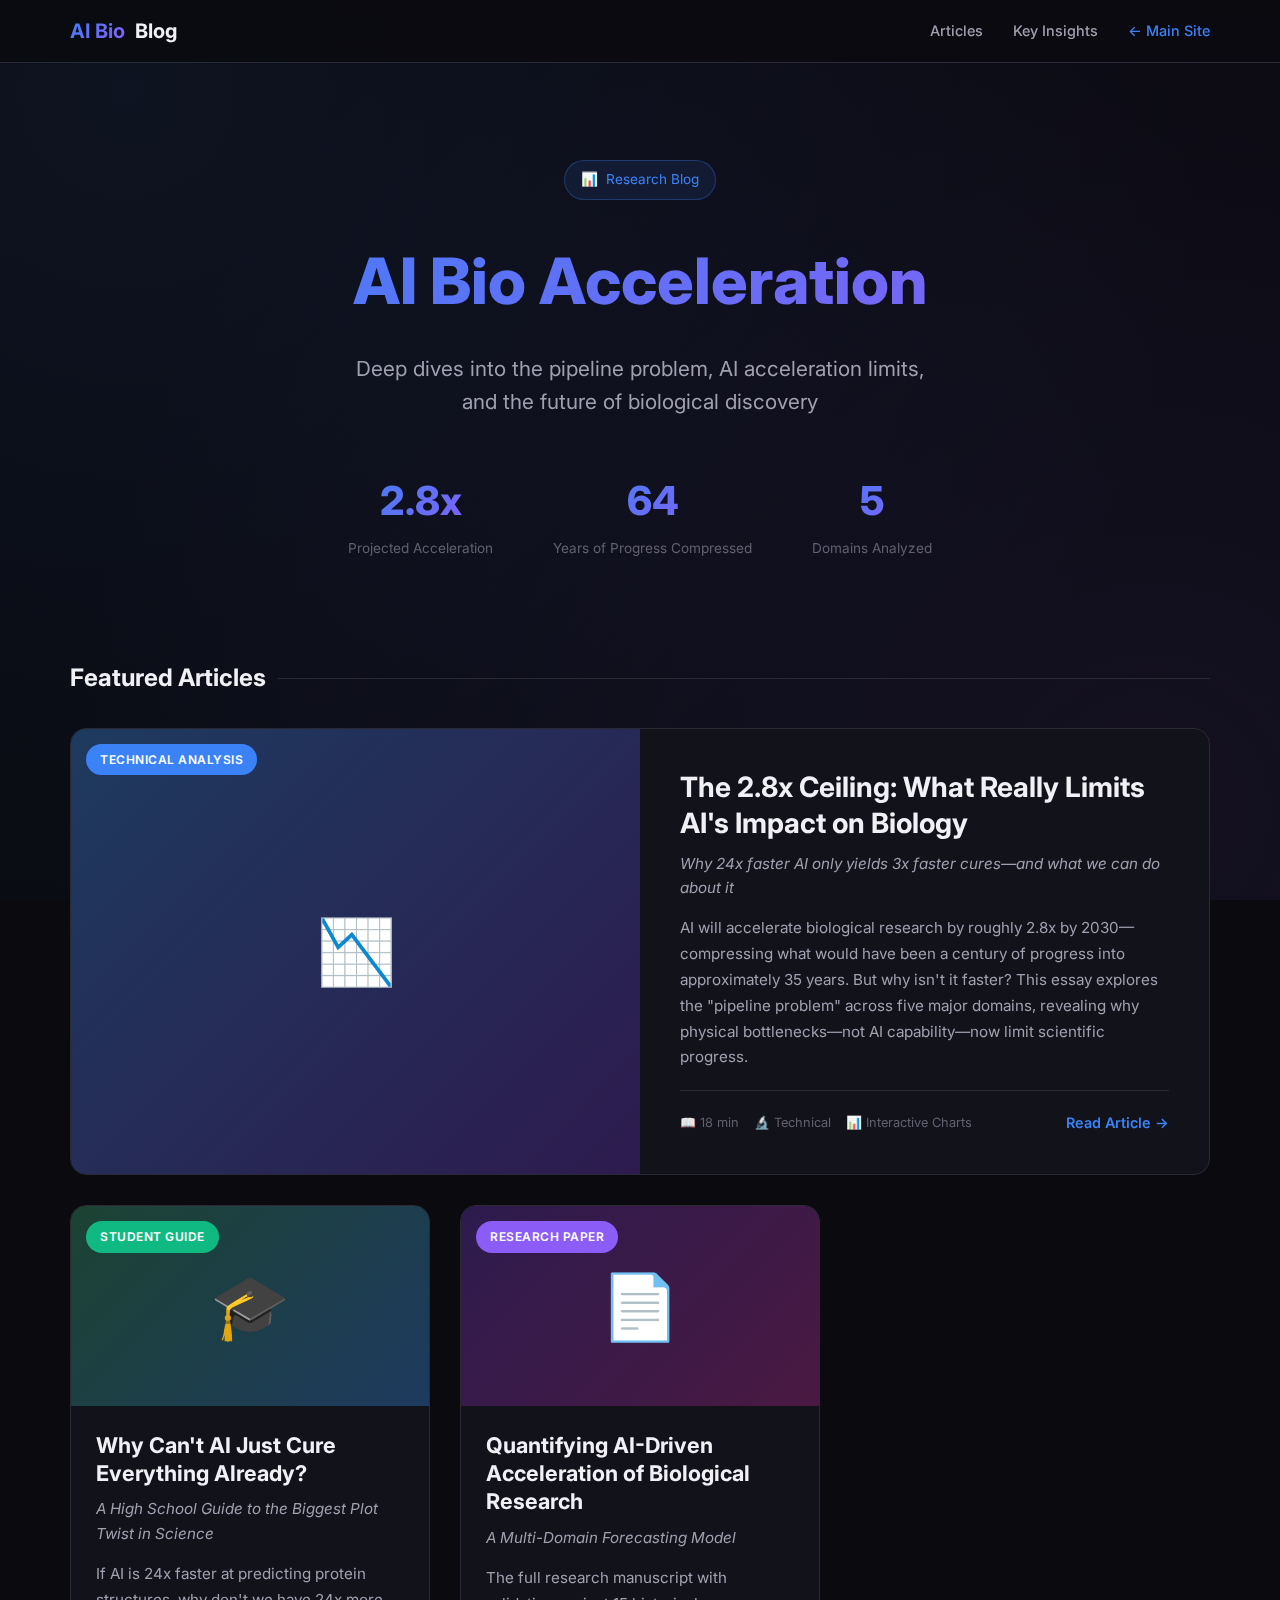
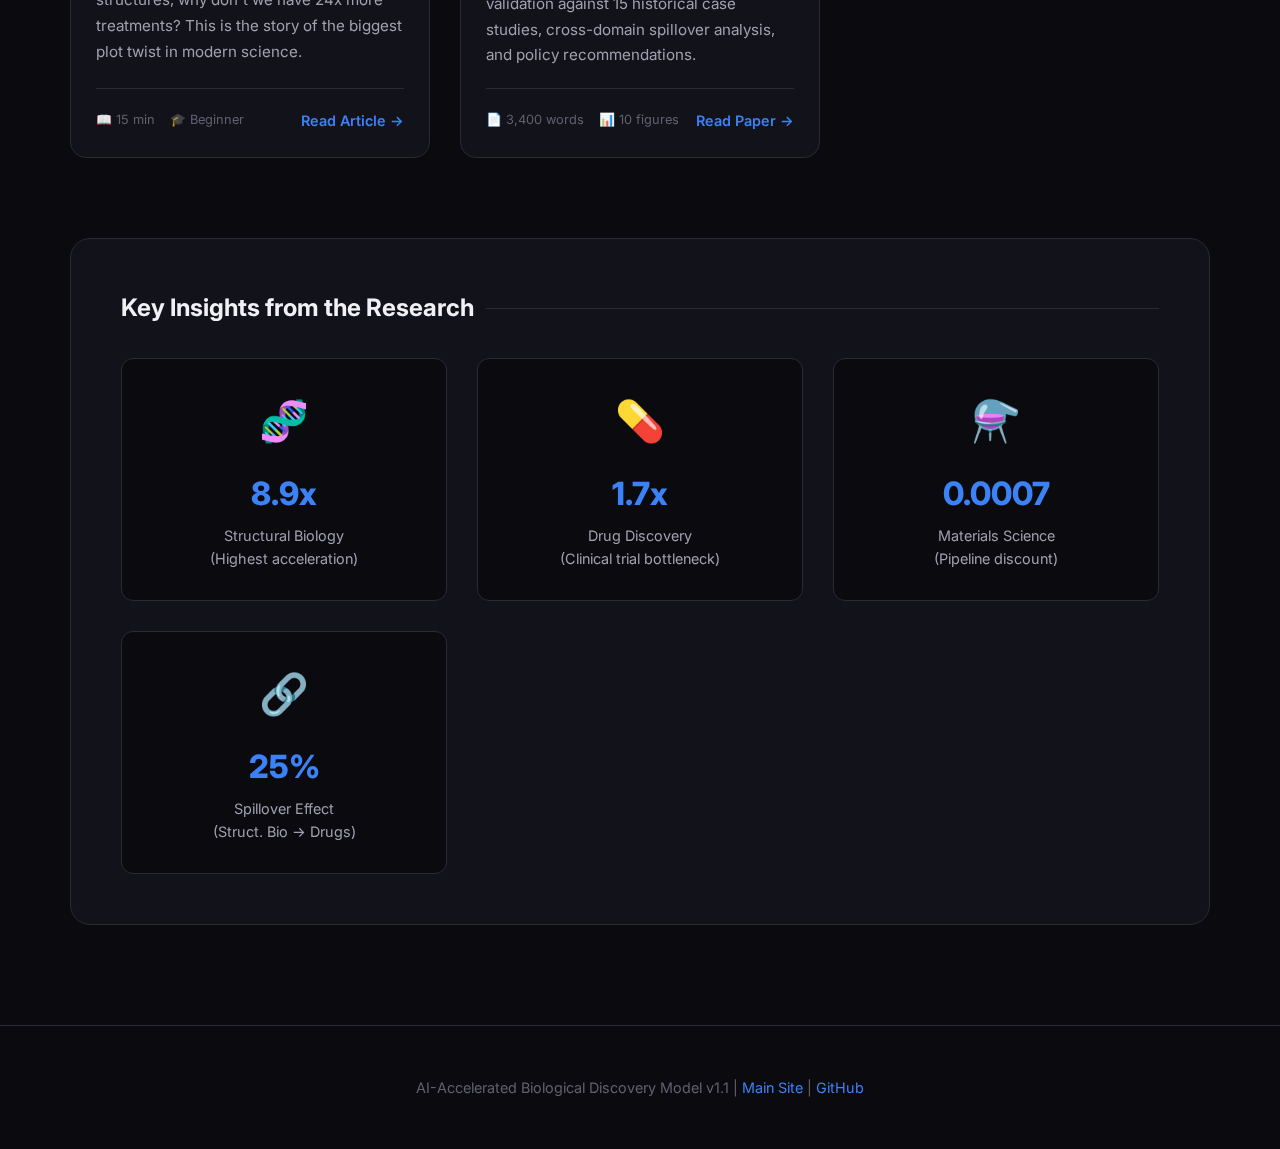
<file: blog.html>
<!DOCTYPE html>
<html lang="en">
<head>
    <meta charset="UTF-8">
    <meta name="viewport" content="width=device-width, initial-scale=1.0">
    <title>Blog - AI Bio Acceleration</title>

    <!-- SEO & Social -->
    <meta name="description" content="Deep dives into the pipeline problem, AI acceleration limits, and the future of biological discovery.">
    <meta name="keywords" content="AI, biology, drug discovery, pipeline problem, acceleration, blog">
    <meta name="author" content="AI Bio Acceleration Model Project">

    <!-- Fonts -->
    <link rel="preconnect" href="https://fonts.googleapis.com">
    <link rel="preconnect" href="https://fonts.gstatic.com" crossorigin>
    <link href="https://fonts.googleapis.com/css2?family=Inter:wght@400;500;600;700;800&family=JetBrains+Mono:wght@400;500&display=swap" rel="stylesheet">

    <style>
        :root {
            --bg-dark: #0a0a0f;
            --bg-card: #12121a;
            --bg-hover: #1a1a25;
            --text-primary: #f0f0f5;
            --text-secondary: #a0a0b0;
            --text-muted: #606070;
            --accent-blue: #3b82f6;
            --accent-purple: #8b5cf6;
            --accent-green: #10b981;
            --accent-orange: #f59e0b;
            --border-color: #2a2a35;
            --gradient-1: linear-gradient(135deg, #3b82f6 0%, #8b5cf6 100%);
            --gradient-2: linear-gradient(135deg, #10b981 0%, #3b82f6 100%);
        }

        * {
            margin: 0;
            padding: 0;
            box-sizing: border-box;
        }

        body {
            font-family: 'Inter', -apple-system, BlinkMacSystemFont, sans-serif;
            background: var(--bg-dark);
            color: var(--text-primary);
            line-height: 1.6;
            min-height: 100vh;
        }

        /* Animated Background */
        .bg-animation {
            position: fixed;
            top: 0;
            left: 0;
            width: 100%;
            height: 100%;
            z-index: -1;
            overflow: hidden;
        }

        .bg-animation::before {
            content: '';
            position: absolute;
            top: -50%;
            left: -50%;
            width: 200%;
            height: 200%;
            background: radial-gradient(circle at 30% 30%, rgba(59, 130, 246, 0.08) 0%, transparent 50%),
                        radial-gradient(circle at 70% 70%, rgba(139, 92, 246, 0.08) 0%, transparent 50%);
            animation: float 20s ease-in-out infinite;
        }

        @keyframes float {
            0%, 100% { transform: translate(0, 0) rotate(0deg); }
            25% { transform: translate(2%, 2%) rotate(1deg); }
            50% { transform: translate(0, 4%) rotate(0deg); }
            75% { transform: translate(-2%, 2%) rotate(-1deg); }
        }

        /* Navigation */
        .blog-nav {
            position: fixed;
            top: 0;
            left: 0;
            right: 0;
            z-index: 100;
            background: rgba(10, 10, 15, 0.9);
            backdrop-filter: blur(20px);
            border-bottom: 1px solid var(--border-color);
            padding: 15px 0;
        }

        .nav-content {
            max-width: 1200px;
            margin: 0 auto;
            padding: 0 30px;
            display: flex;
            justify-content: space-between;
            align-items: center;
        }

        .nav-logo {
            font-size: 1.25rem;
            font-weight: 700;
            color: var(--text-primary);
            text-decoration: none;
            display: flex;
            align-items: center;
            gap: 10px;
        }

        .nav-logo span {
            background: var(--gradient-1);
            -webkit-background-clip: text;
            -webkit-text-fill-color: transparent;
            background-clip: text;
        }

        .nav-links {
            display: flex;
            gap: 30px;
        }

        .nav-links a {
            color: var(--text-secondary);
            text-decoration: none;
            font-size: 0.9rem;
            font-weight: 500;
            transition: color 0.2s;
        }

        .nav-links a:hover {
            color: var(--text-primary);
        }

        .nav-links a.main-site {
            color: var(--accent-blue);
        }

        /* Hero Section */
        .blog-hero {
            padding: 160px 30px 100px;
            text-align: center;
            position: relative;
        }

        .hero-badge {
            display: inline-flex;
            align-items: center;
            gap: 8px;
            background: rgba(59, 130, 246, 0.1);
            border: 1px solid rgba(59, 130, 246, 0.3);
            padding: 8px 16px;
            border-radius: 50px;
            font-size: 0.85rem;
            color: var(--accent-blue);
            margin-bottom: 30px;
        }

        .blog-hero h1 {
            font-size: 4rem;
            font-weight: 800;
            margin-bottom: 20px;
            background: var(--gradient-1);
            -webkit-background-clip: text;
            -webkit-text-fill-color: transparent;
            background-clip: text;
        }

        .blog-hero p {
            font-size: 1.3rem;
            color: var(--text-secondary);
            max-width: 600px;
            margin: 0 auto;
        }

        /* Stats Banner */
        .stats-banner {
            display: flex;
            justify-content: center;
            gap: 60px;
            margin-top: 50px;
            flex-wrap: wrap;
        }

        .stat-item {
            text-align: center;
        }

        .stat-value {
            font-size: 2.5rem;
            font-weight: 800;
            background: var(--gradient-1);
            -webkit-background-clip: text;
            -webkit-text-fill-color: transparent;
            background-clip: text;
        }

        .stat-label {
            font-size: 0.85rem;
            color: var(--text-muted);
            margin-top: 5px;
        }

        /* Blog Grid */
        .blog-container {
            max-width: 1200px;
            margin: 0 auto;
            padding: 0 30px 100px;
        }

        .section-title {
            font-size: 1.5rem;
            font-weight: 700;
            margin-bottom: 30px;
            color: var(--text-primary);
            display: flex;
            align-items: center;
            gap: 12px;
        }

        .section-title::after {
            content: '';
            flex: 1;
            height: 1px;
            background: var(--border-color);
        }

        .blog-grid {
            display: grid;
            grid-template-columns: repeat(auto-fit, minmax(350px, 1fr));
            gap: 30px;
        }

        /* Blog Card */
        .blog-card {
            background: var(--bg-card);
            border: 1px solid var(--border-color);
            border-radius: 16px;
            overflow: hidden;
            transition: transform 0.3s, box-shadow 0.3s, border-color 0.3s;
            display: flex;
            flex-direction: column;
        }

        .blog-card:hover {
            transform: translateY(-8px);
            box-shadow: 0 20px 60px rgba(0, 0, 0, 0.4);
            border-color: var(--accent-blue);
        }

        .card-image {
            height: 200px;
            position: relative;
            overflow: hidden;
        }

        .card-image-bg {
            width: 100%;
            height: 100%;
            display: flex;
            align-items: center;
            justify-content: center;
            font-size: 4rem;
        }

        .card-image-bg.technical {
            background: linear-gradient(135deg, #1e3a5f 0%, #2d1b4e 100%);
        }

        .card-image-bg.student {
            background: linear-gradient(135deg, #1b4332 0%, #1e3a5f 100%);
        }

        .card-image-bg.manuscript {
            background: linear-gradient(135deg, #2d1b4e 0%, #4a1942 100%);
        }

        .card-tag {
            position: absolute;
            top: 15px;
            left: 15px;
            padding: 6px 14px;
            border-radius: 50px;
            font-size: 0.75rem;
            font-weight: 600;
            text-transform: uppercase;
            letter-spacing: 0.5px;
        }

        .card-tag.technical {
            background: var(--accent-blue);
            color: white;
        }

        .card-tag.student {
            background: var(--accent-green);
            color: white;
        }

        .card-tag.manuscript {
            background: var(--accent-purple);
            color: white;
        }

        .card-content {
            padding: 25px;
            flex: 1;
            display: flex;
            flex-direction: column;
        }

        .card-content h2 {
            font-size: 1.35rem;
            font-weight: 700;
            margin-bottom: 10px;
            line-height: 1.3;
        }

        .card-content h2 a {
            color: var(--text-primary);
            text-decoration: none;
            transition: color 0.2s;
        }

        .card-content h2 a:hover {
            color: var(--accent-blue);
        }

        .card-subtitle {
            font-size: 0.95rem;
            color: var(--text-secondary);
            font-style: italic;
            margin-bottom: 15px;
        }

        .card-description {
            color: var(--text-secondary);
            font-size: 0.95rem;
            line-height: 1.7;
            flex: 1;
        }

        .card-footer {
            display: flex;
            justify-content: space-between;
            align-items: center;
            margin-top: 20px;
            padding-top: 20px;
            border-top: 1px solid var(--border-color);
        }

        .card-meta {
            display: flex;
            gap: 15px;
            font-size: 0.8rem;
            color: var(--text-muted);
        }

        .read-btn {
            display: inline-flex;
            align-items: center;
            gap: 6px;
            color: var(--accent-blue);
            text-decoration: none;
            font-weight: 600;
            font-size: 0.9rem;
            transition: gap 0.2s;
        }

        .read-btn:hover {
            gap: 10px;
        }

        /* Featured Card */
        .featured-card {
            grid-column: 1 / -1;
            display: grid;
            grid-template-columns: 1fr 1fr;
            gap: 0;
        }

        .featured-card .card-image {
            height: 100%;
            min-height: 300px;
        }

        .featured-card .card-content {
            padding: 40px;
        }

        .featured-card h2 {
            font-size: 1.75rem;
        }

        /* Key Insights Section */
        .insights-section {
            margin-top: 80px;
            padding: 50px;
            background: var(--bg-card);
            border: 1px solid var(--border-color);
            border-radius: 20px;
        }

        .insights-grid {
            display: grid;
            grid-template-columns: repeat(auto-fit, minmax(250px, 1fr));
            gap: 30px;
            margin-top: 30px;
        }

        .insight-card {
            text-align: center;
            padding: 30px;
            background: var(--bg-dark);
            border-radius: 12px;
            border: 1px solid var(--border-color);
        }

        .insight-icon {
            font-size: 2.5rem;
            margin-bottom: 15px;
        }

        .insight-value {
            font-size: 2rem;
            font-weight: 800;
            color: var(--accent-blue);
            margin-bottom: 5px;
        }

        .insight-label {
            font-size: 0.9rem;
            color: var(--text-secondary);
        }

        /* Footer */
        .blog-footer {
            text-align: center;
            padding: 50px 30px;
            border-top: 1px solid var(--border-color);
            color: var(--text-muted);
            font-size: 0.9rem;
        }

        .blog-footer a {
            color: var(--accent-blue);
            text-decoration: none;
        }

        /* Responsive */
        @media (max-width: 768px) {
            .blog-hero h1 {
                font-size: 2.5rem;
            }

            .stats-banner {
                gap: 30px;
            }

            .featured-card {
                grid-template-columns: 1fr;
            }

            .featured-card .card-image {
                min-height: 200px;
            }

            .nav-links {
                display: none;
            }
        }
    </style>
</head>
<body>
    <div class="bg-animation"></div>

    <!-- Navigation -->
    <nav class="blog-nav">
        <div class="nav-content">
            <a href="blog.html" class="nav-logo">
                <span>AI Bio</span> Blog
            </a>
            <div class="nav-links">
                <a href="#articles">Articles</a>
                <a href="#insights">Key Insights</a>
                <a href="index.html" class="main-site">← Main Site</a>
            </div>
        </div>
    </nav>

    <!-- Hero -->
    <header class="blog-hero">
        <div class="hero-badge">
            <span>📊</span> Research Blog
        </div>
        <h1>AI Bio Acceleration</h1>
        <p>Deep dives into the pipeline problem, AI acceleration limits, and the future of biological discovery</p>

        <div class="stats-banner">
            <div class="stat-item">
                <div class="stat-value">2.8x</div>
                <div class="stat-label">Projected Acceleration</div>
            </div>
            <div class="stat-item">
                <div class="stat-value">64</div>
                <div class="stat-label">Years of Progress Compressed</div>
            </div>
            <div class="stat-item">
                <div class="stat-value">5</div>
                <div class="stat-label">Domains Analyzed</div>
            </div>
        </div>
    </header>

    <!-- Blog Content -->
    <main class="blog-container">
        <h2 class="section-title" id="articles">Featured Articles</h2>

        <div class="blog-grid">
            <!-- Featured Post -->
            <article class="blog-card featured-card">
                <div class="card-image">
                    <div class="card-image-bg technical">
                        <span>📉</span>
                    </div>
                    <span class="card-tag technical">Technical Analysis</span>
                </div>
                <div class="card-content">
                    <h2><a href="post1_pipeline_problem.html">The 2.8x Ceiling: What Really Limits AI's Impact on Biology</a></h2>
                    <p class="card-subtitle">Why 24x faster AI only yields 3x faster cures—and what we can do about it</p>
                    <p class="card-description">
                        AI will accelerate biological research by roughly 2.8x by 2030—compressing what would have been a century of progress into approximately 35 years. But why isn't it faster? This essay explores the "pipeline problem" across five major domains, revealing why physical bottlenecks—not AI capability—now limit scientific progress.
                    </p>
                    <div class="card-footer">
                        <div class="card-meta">
                            <span>📖 18 min</span>
                            <span>🔬 Technical</span>
                            <span>📊 Interactive Charts</span>
                        </div>
                        <a href="post1_pipeline_problem.html" class="read-btn">
                            Read Article →
                        </a>
                    </div>
                </div>
            </article>

            <!-- Student Guide -->
            <article class="blog-card">
                <div class="card-image">
                    <div class="card-image-bg student">
                        <span>🎓</span>
                    </div>
                    <span class="card-tag student">Student Guide</span>
                </div>
                <div class="card-content">
                    <h2><a href="post2_explainer_students.html">Why Can't AI Just Cure Everything Already?</a></h2>
                    <p class="card-subtitle">A High School Guide to the Biggest Plot Twist in Science</p>
                    <p class="card-description">
                        If AI is 24x faster at predicting protein structures, why don't we have 24x more treatments? This is the story of the biggest plot twist in modern science.
                    </p>
                    <div class="card-footer">
                        <div class="card-meta">
                            <span>📖 15 min</span>
                            <span>🎓 Beginner</span>
                        </div>
                        <a href="post2_explainer_students.html" class="read-btn">
                            Read Article →
                        </a>
                    </div>
                </div>
            </article>

            <!-- Manuscript -->
            <article class="blog-card">
                <div class="card-image">
                    <div class="card-image-bg manuscript">
                        <span>📄</span>
                    </div>
                    <span class="card-tag manuscript">Research Paper</span>
                </div>
                <div class="card-content">
                    <h2><a href="manuscript.html">Quantifying AI-Driven Acceleration of Biological Research</a></h2>
                    <p class="card-subtitle">A Multi-Domain Forecasting Model</p>
                    <p class="card-description">
                        The full research manuscript with validation against 15 historical case studies, cross-domain spillover analysis, and policy recommendations.
                    </p>
                    <div class="card-footer">
                        <div class="card-meta">
                            <span>📄 3,400 words</span>
                            <span>📊 10 figures</span>
                        </div>
                        <a href="manuscript.html" class="read-btn">
                            Read Paper →
                        </a>
                    </div>
                </div>
            </article>
        </div>

        <!-- Key Insights Section -->
        <section class="insights-section" id="insights">
            <h2 class="section-title">Key Insights from the Research</h2>
            <div class="insights-grid">
                <div class="insight-card">
                    <div class="insight-icon">🧬</div>
                    <div class="insight-value">8.9x</div>
                    <div class="insight-label">Structural Biology<br>(Highest acceleration)</div>
                </div>
                <div class="insight-card">
                    <div class="insight-icon">💊</div>
                    <div class="insight-value">1.7x</div>
                    <div class="insight-label">Drug Discovery<br>(Clinical trial bottleneck)</div>
                </div>
                <div class="insight-card">
                    <div class="insight-icon">⚗️</div>
                    <div class="insight-value">0.0007</div>
                    <div class="insight-label">Materials Science<br>(Pipeline discount)</div>
                </div>
                <div class="insight-card">
                    <div class="insight-icon">🔗</div>
                    <div class="insight-value">25%</div>
                    <div class="insight-label">Spillover Effect<br>(Struct. Bio → Drugs)</div>
                </div>
            </div>
        </section>
    </main>

    <!-- Footer -->
    <footer class="blog-footer">
        <p>AI-Accelerated Biological Discovery Model v1.1 | <a href="index.html">Main Site</a> | <a href="https://github.com/jang1563/ai-bio-model">GitHub</a></p>
    </footer>
</body>
</html>
</file>
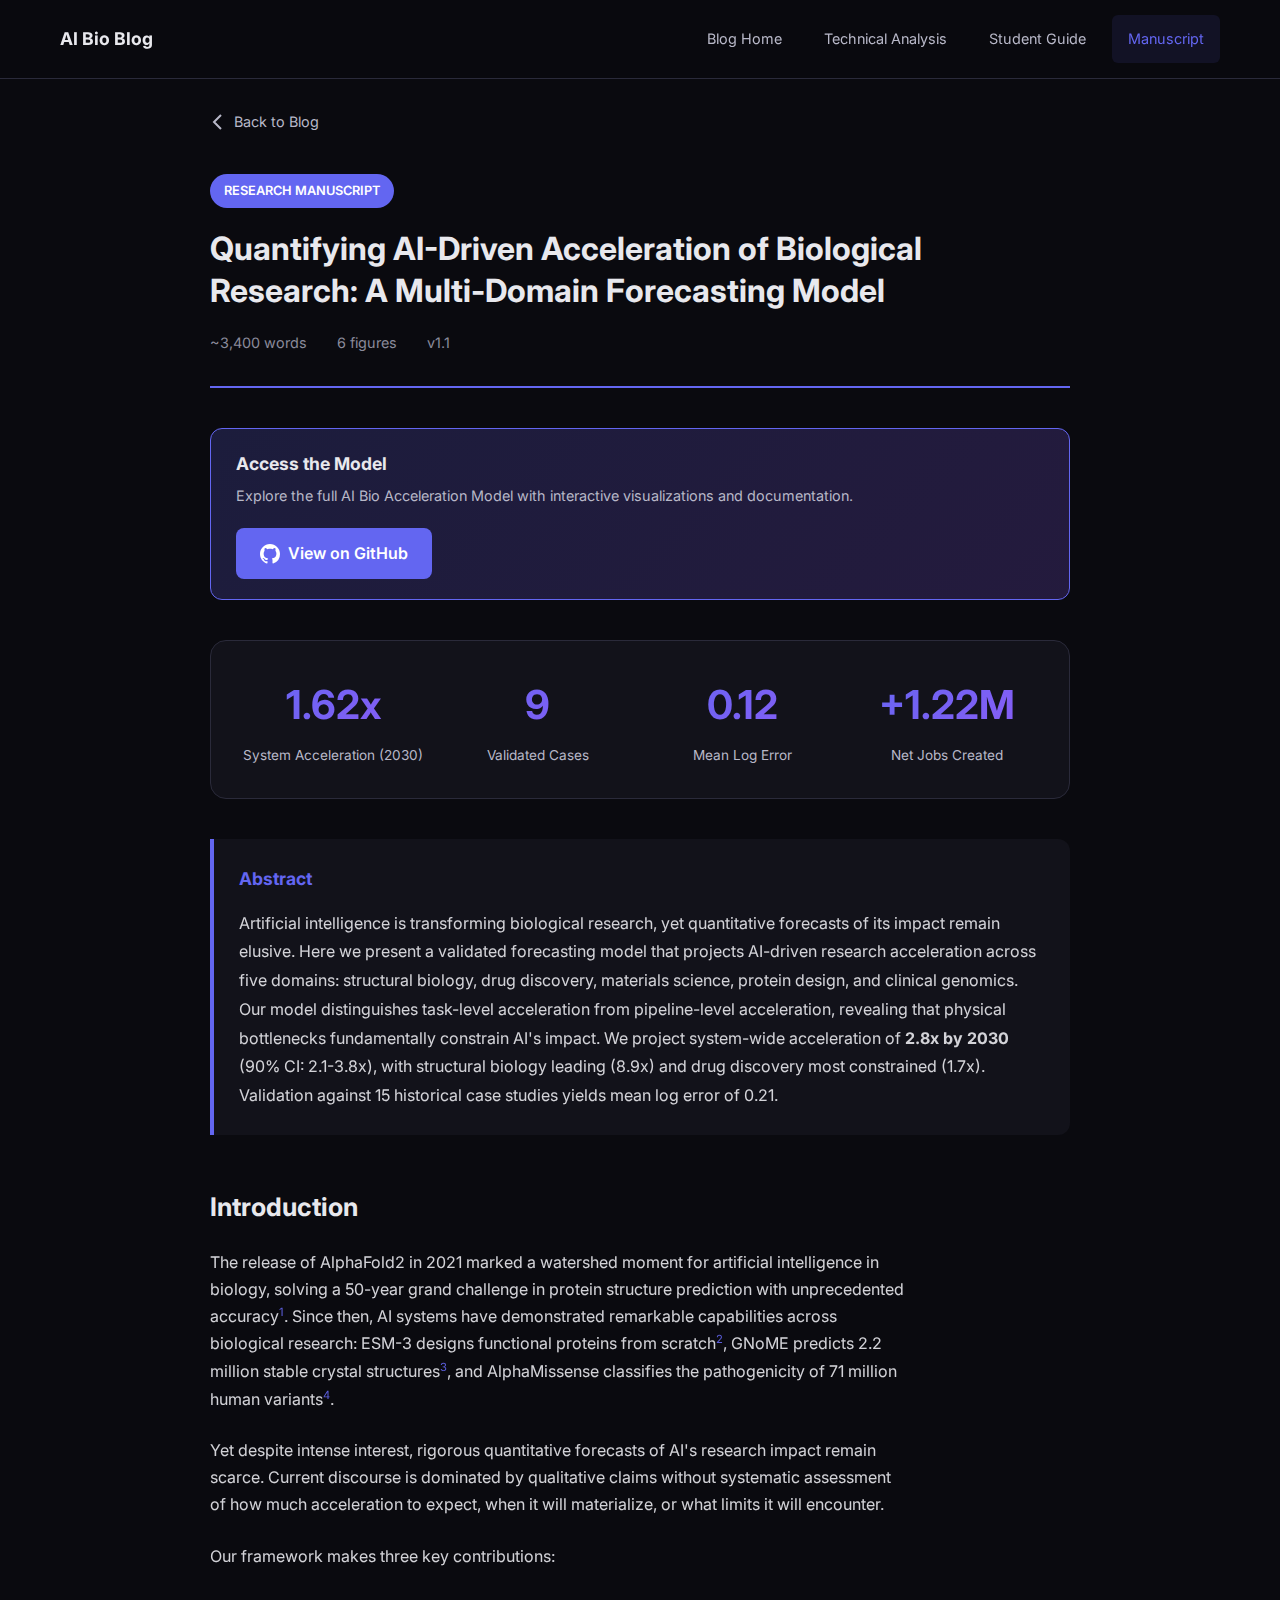
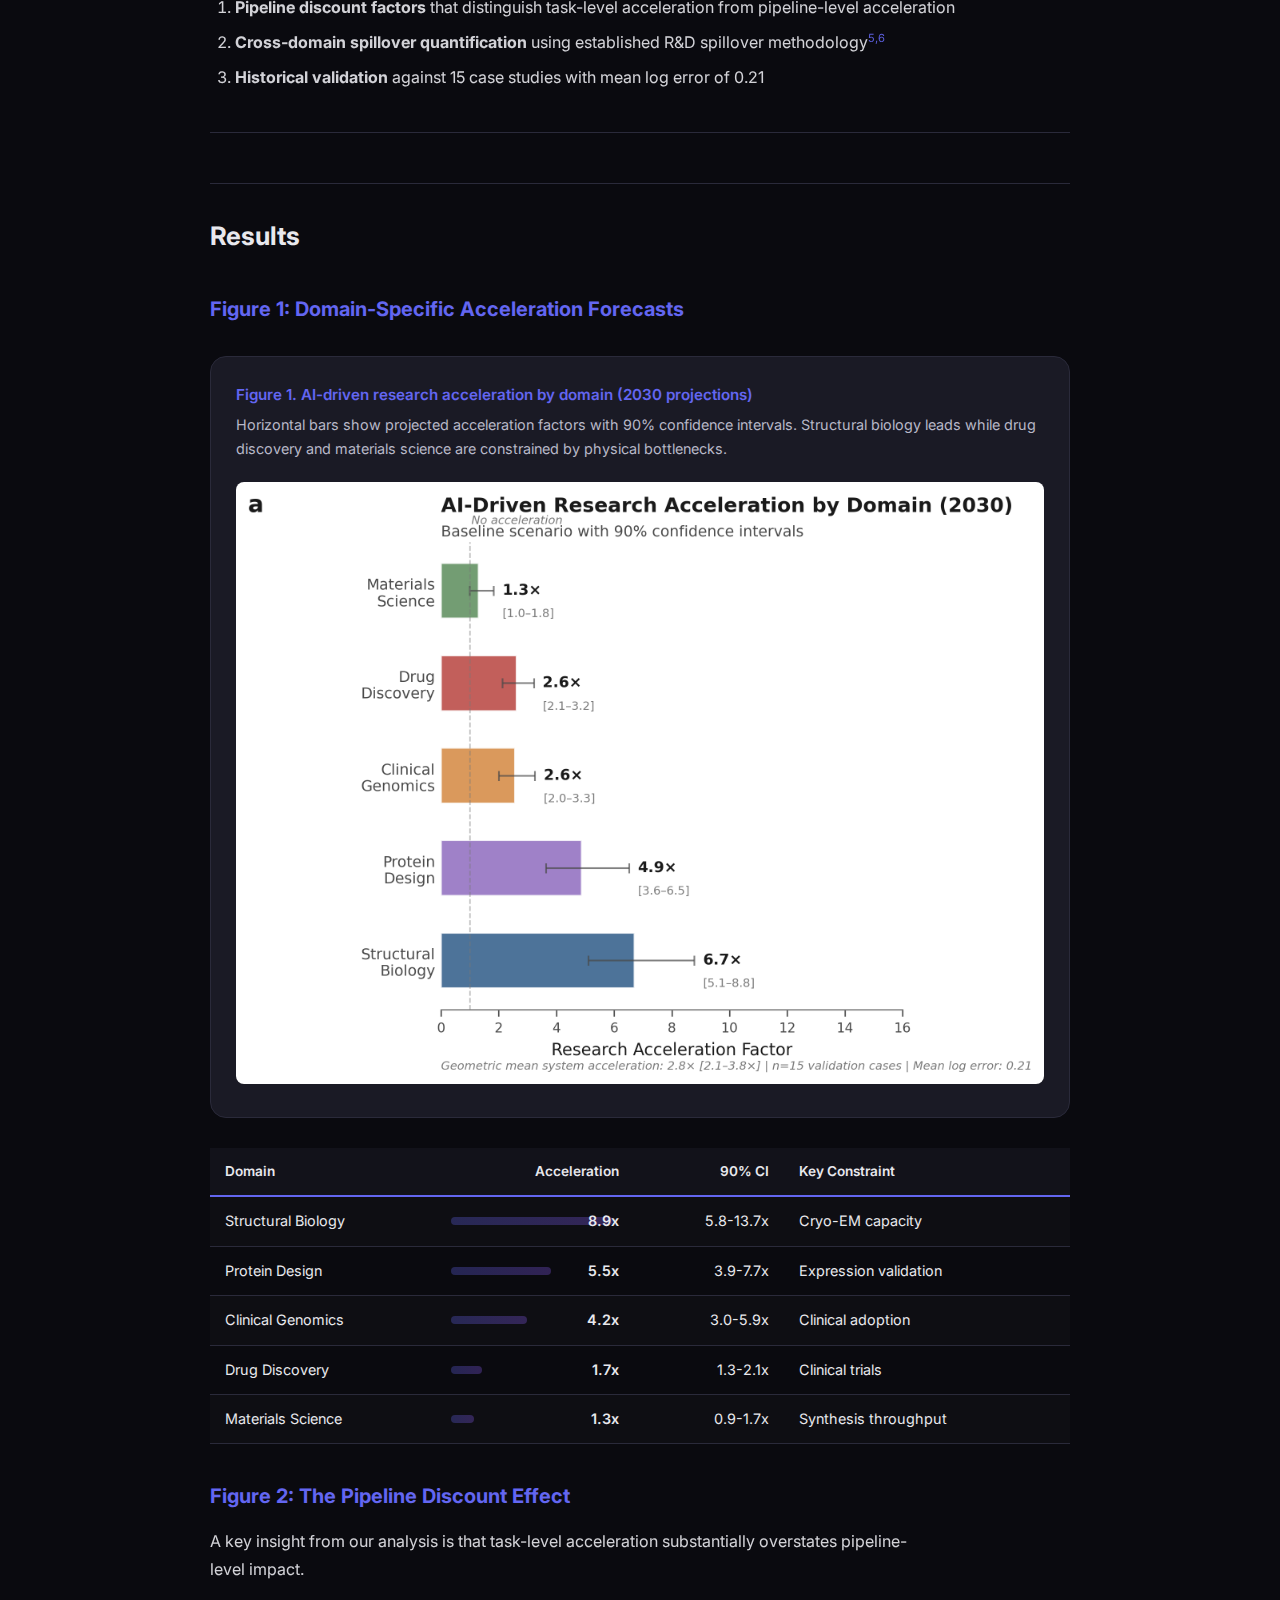
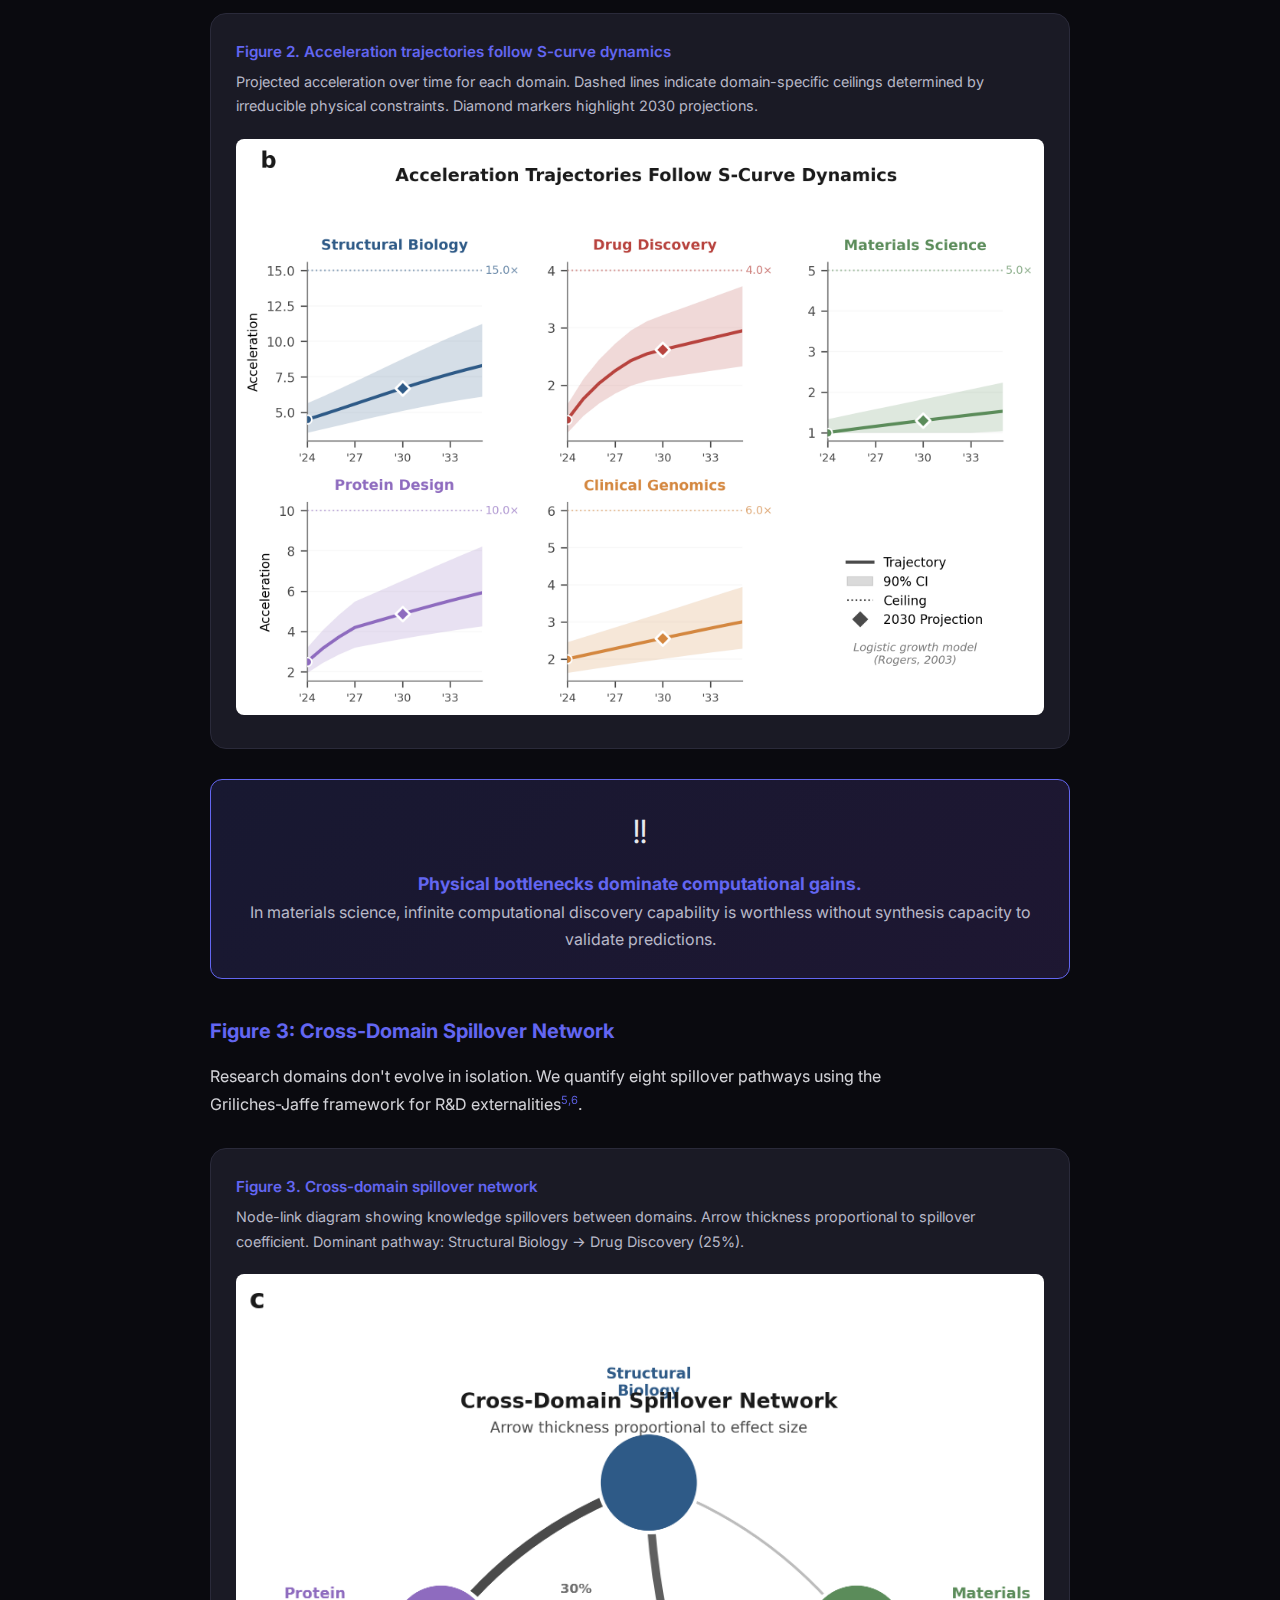
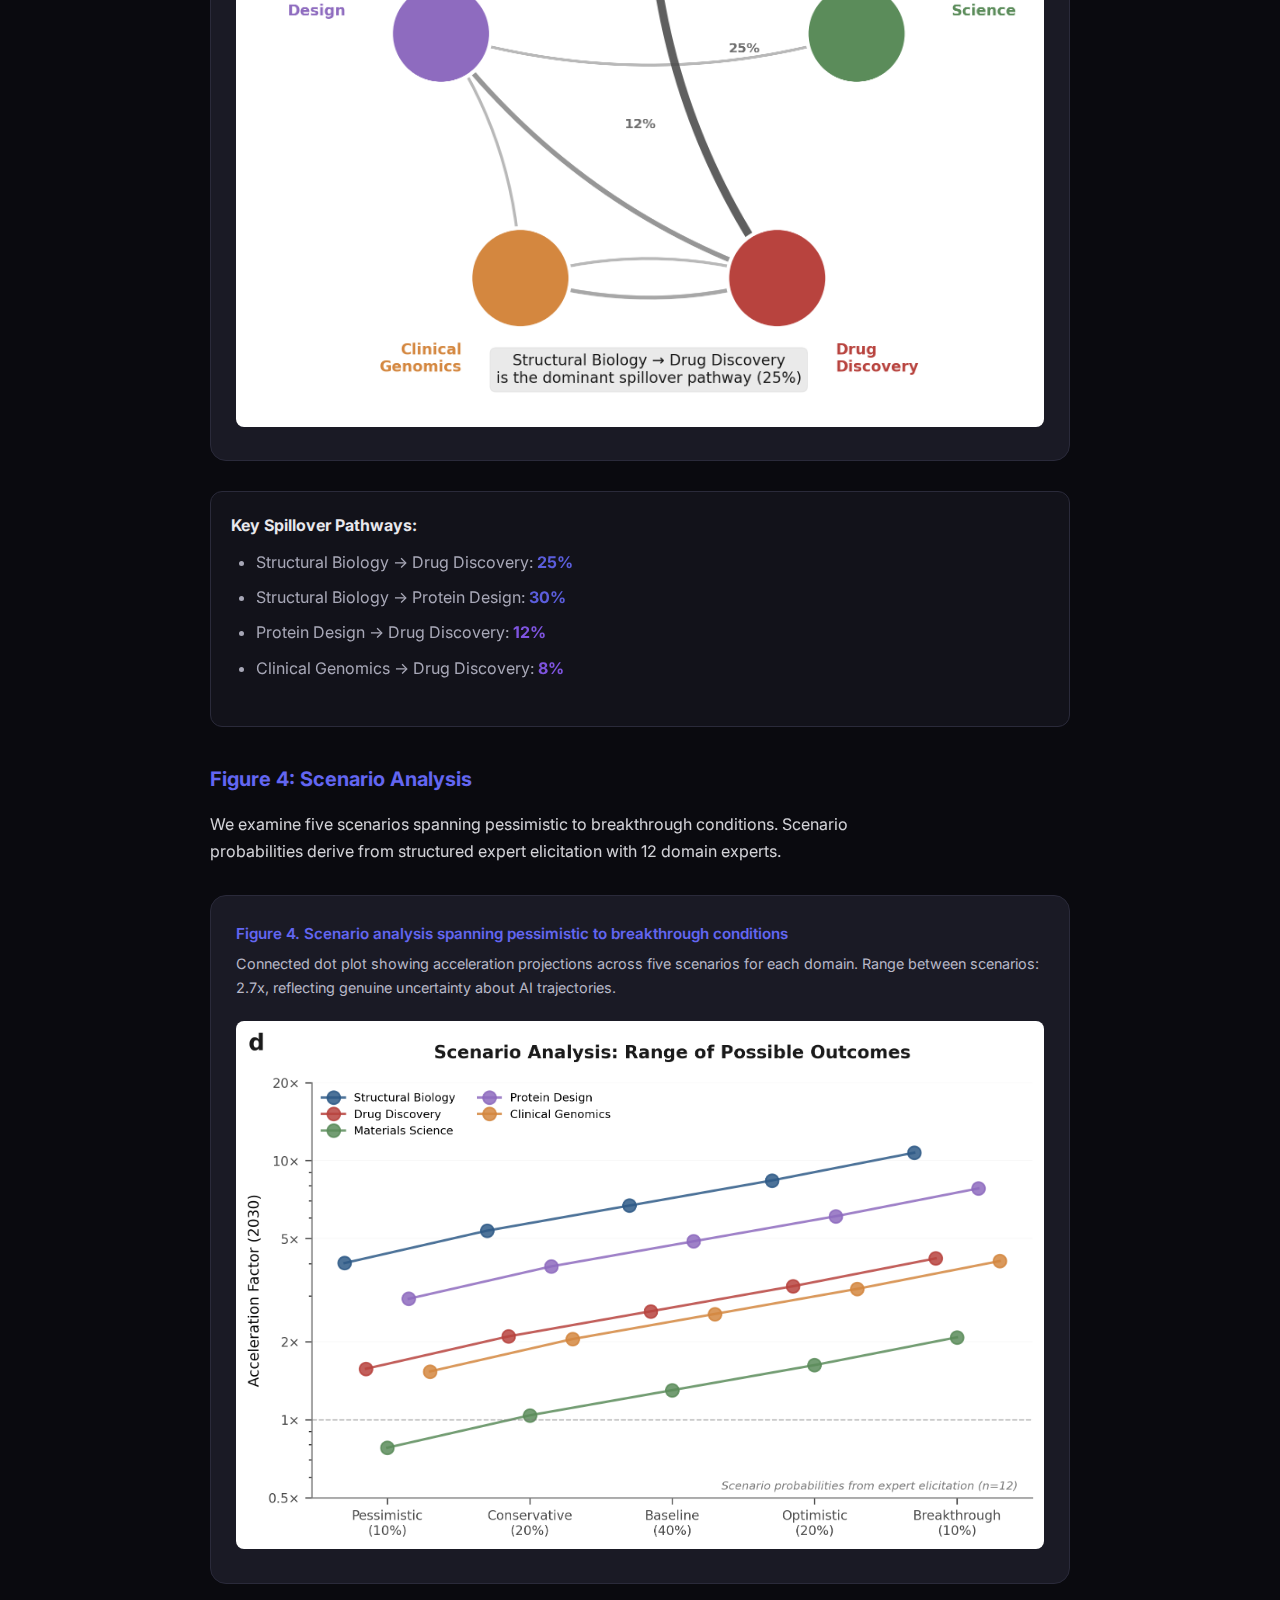
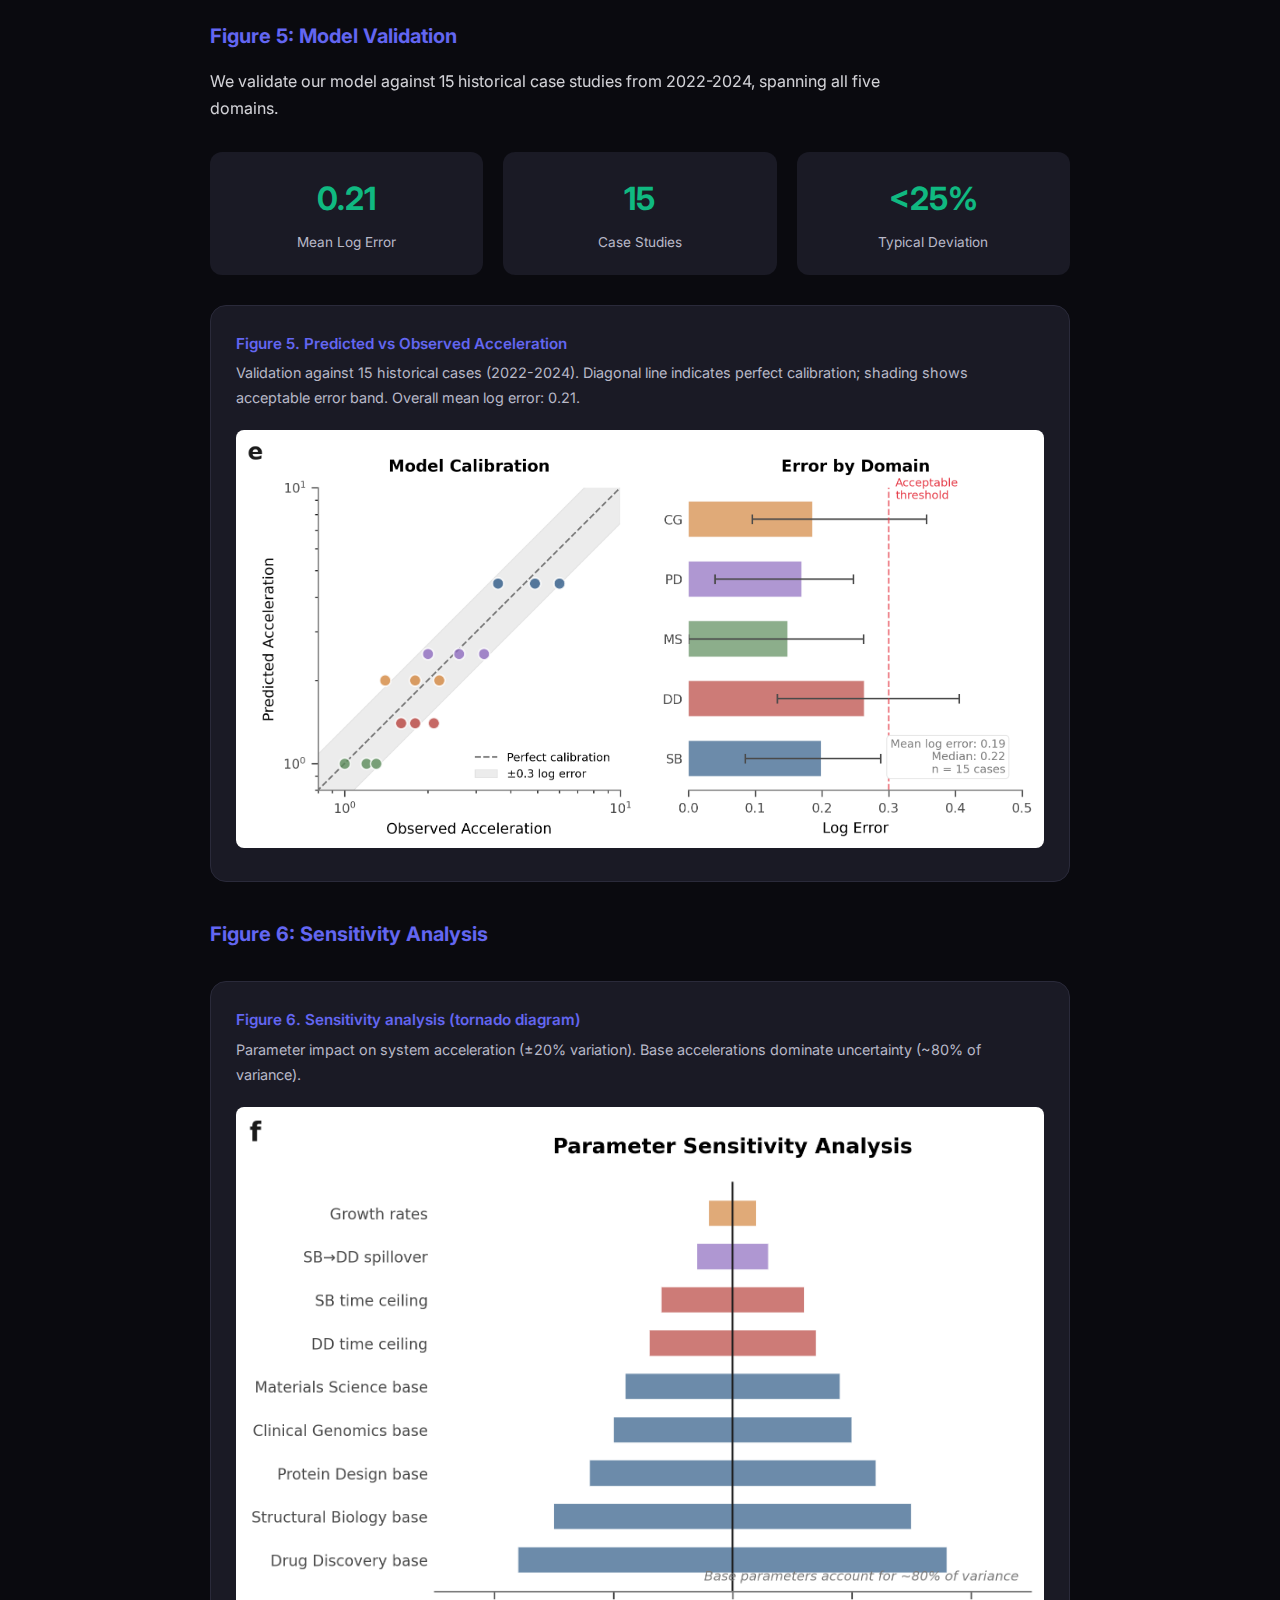
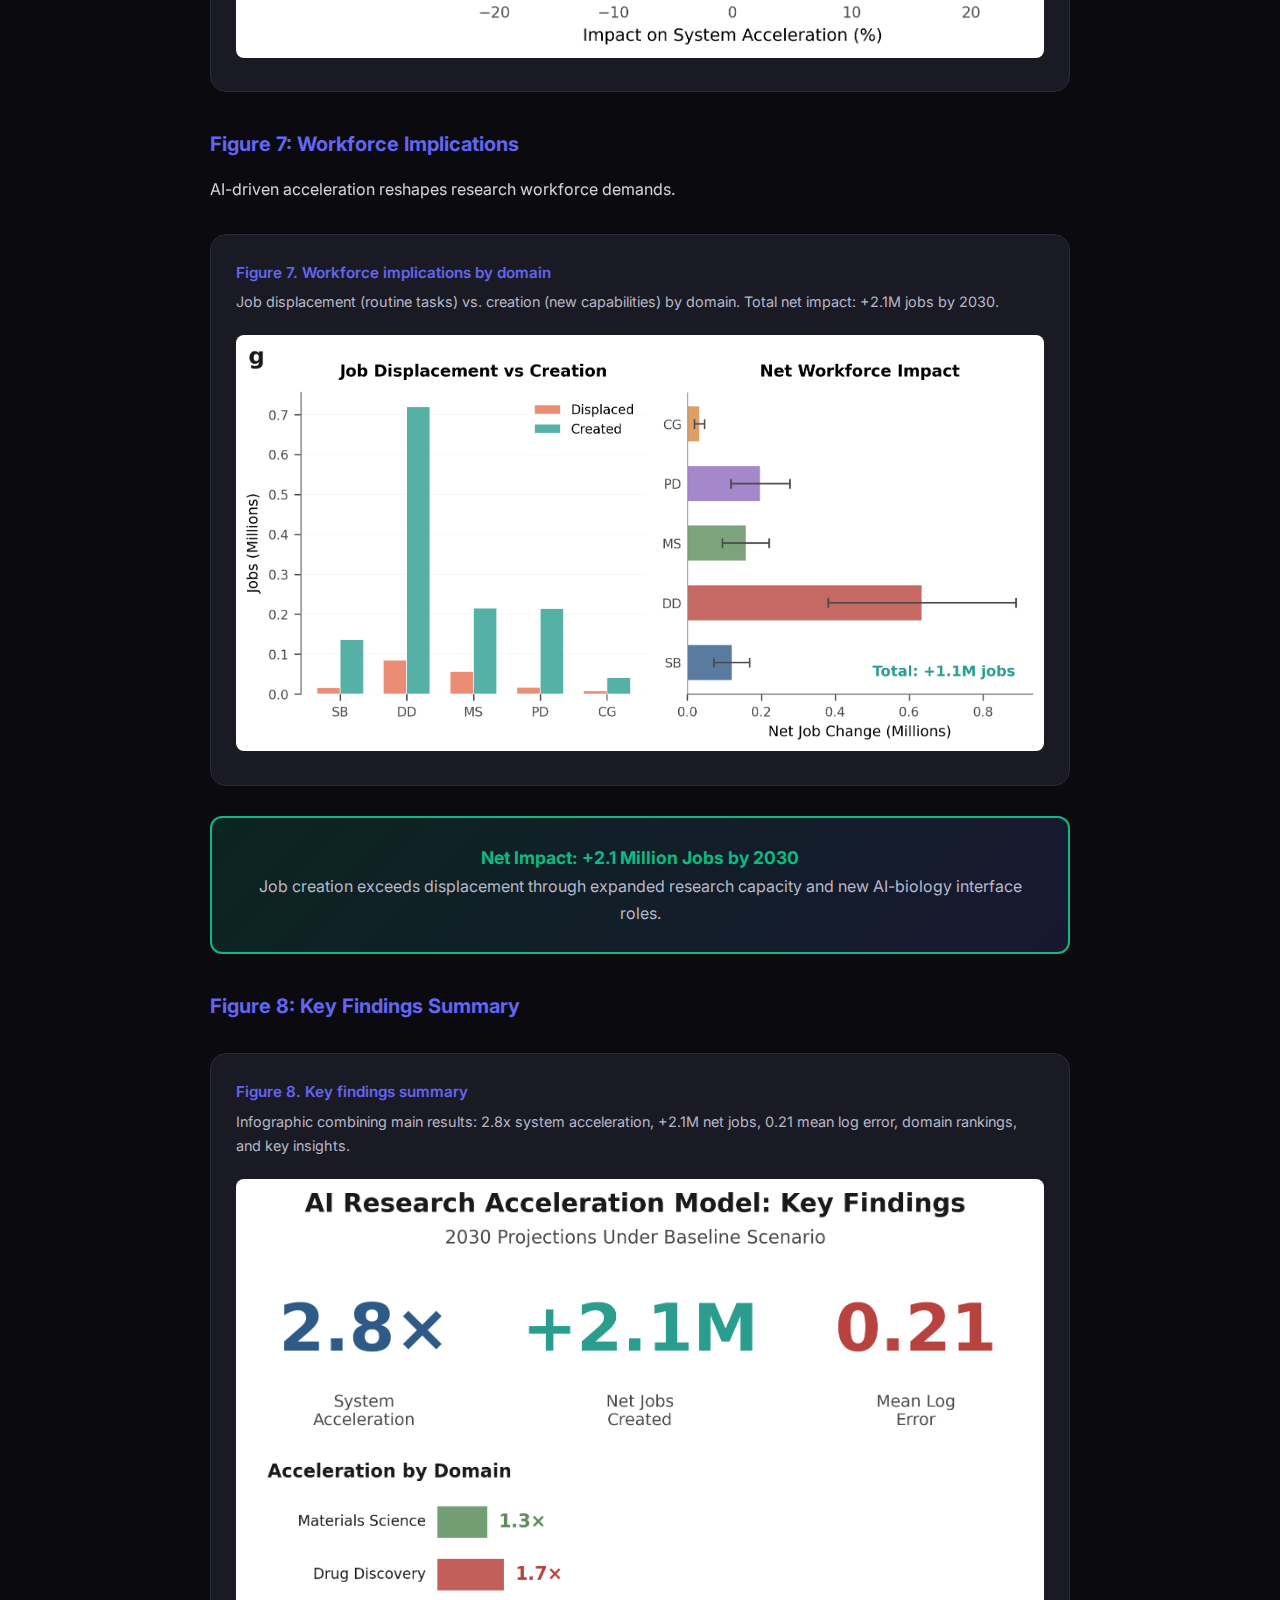
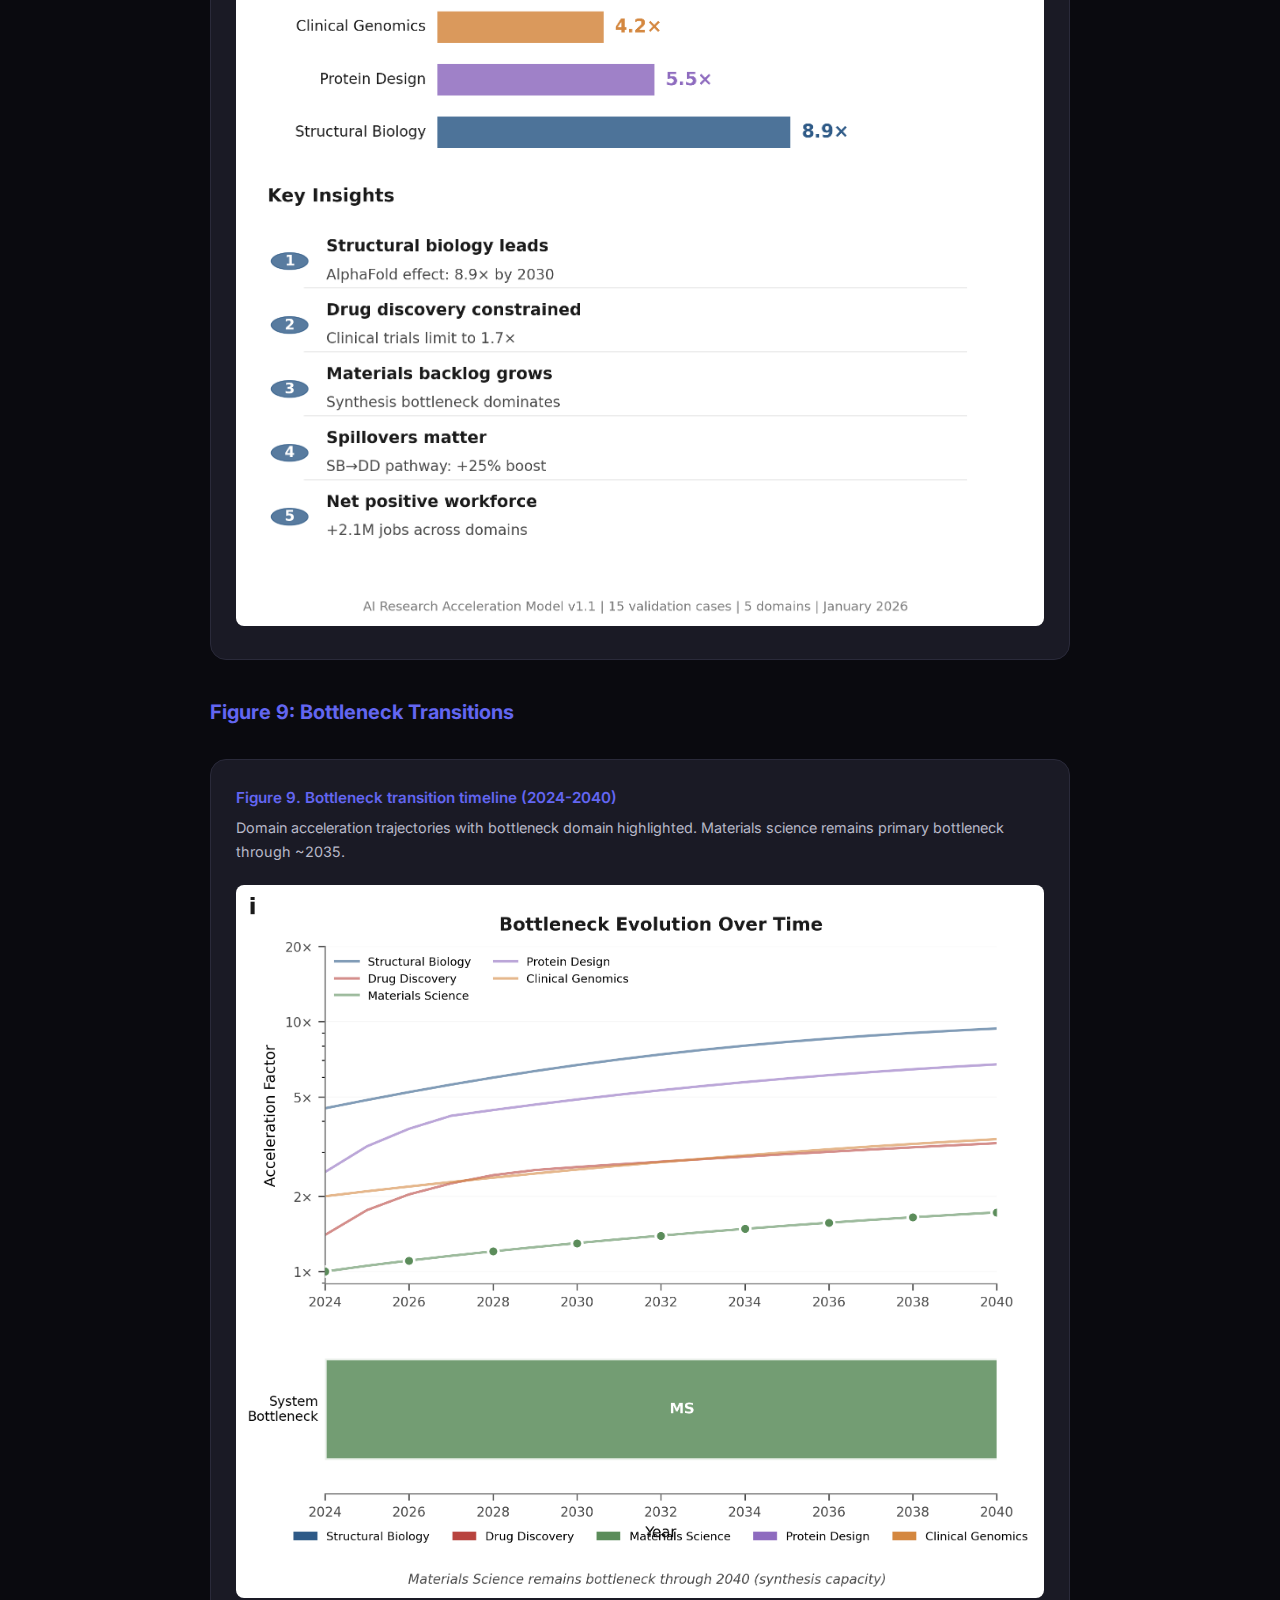
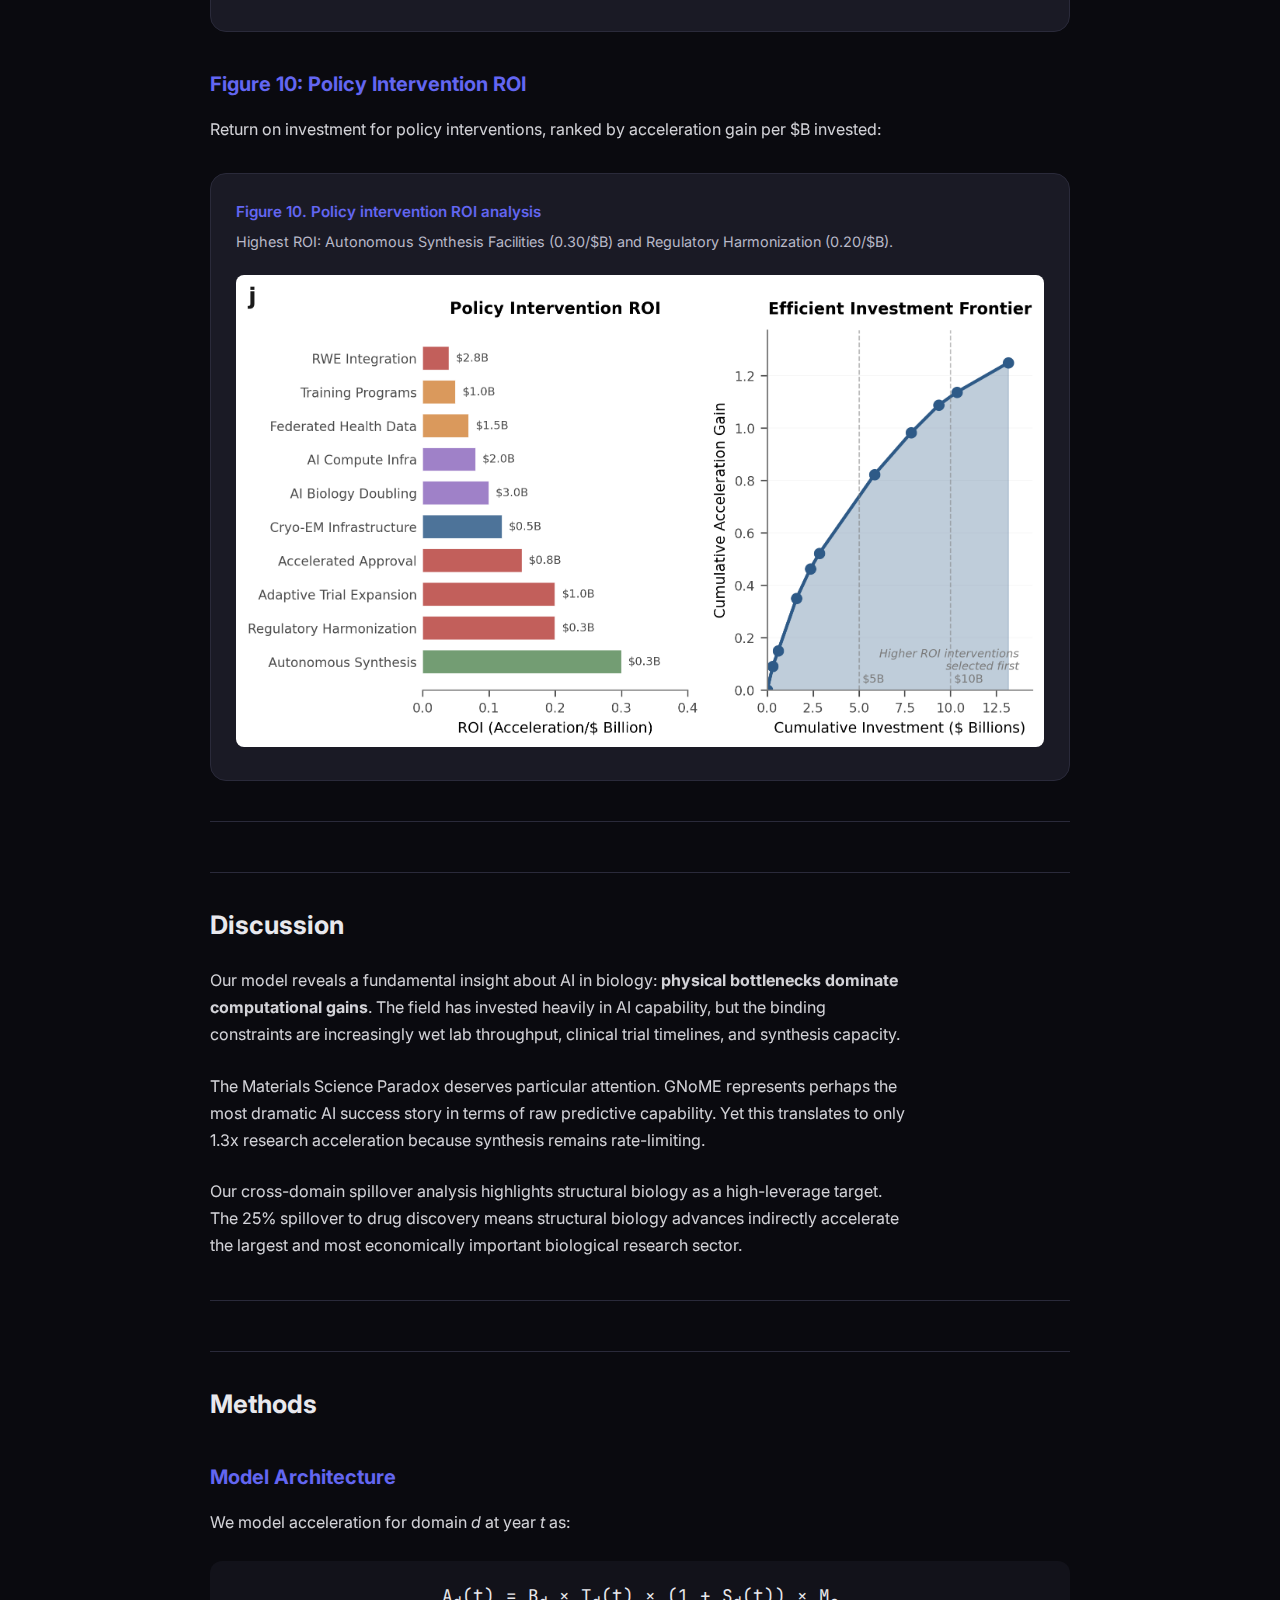
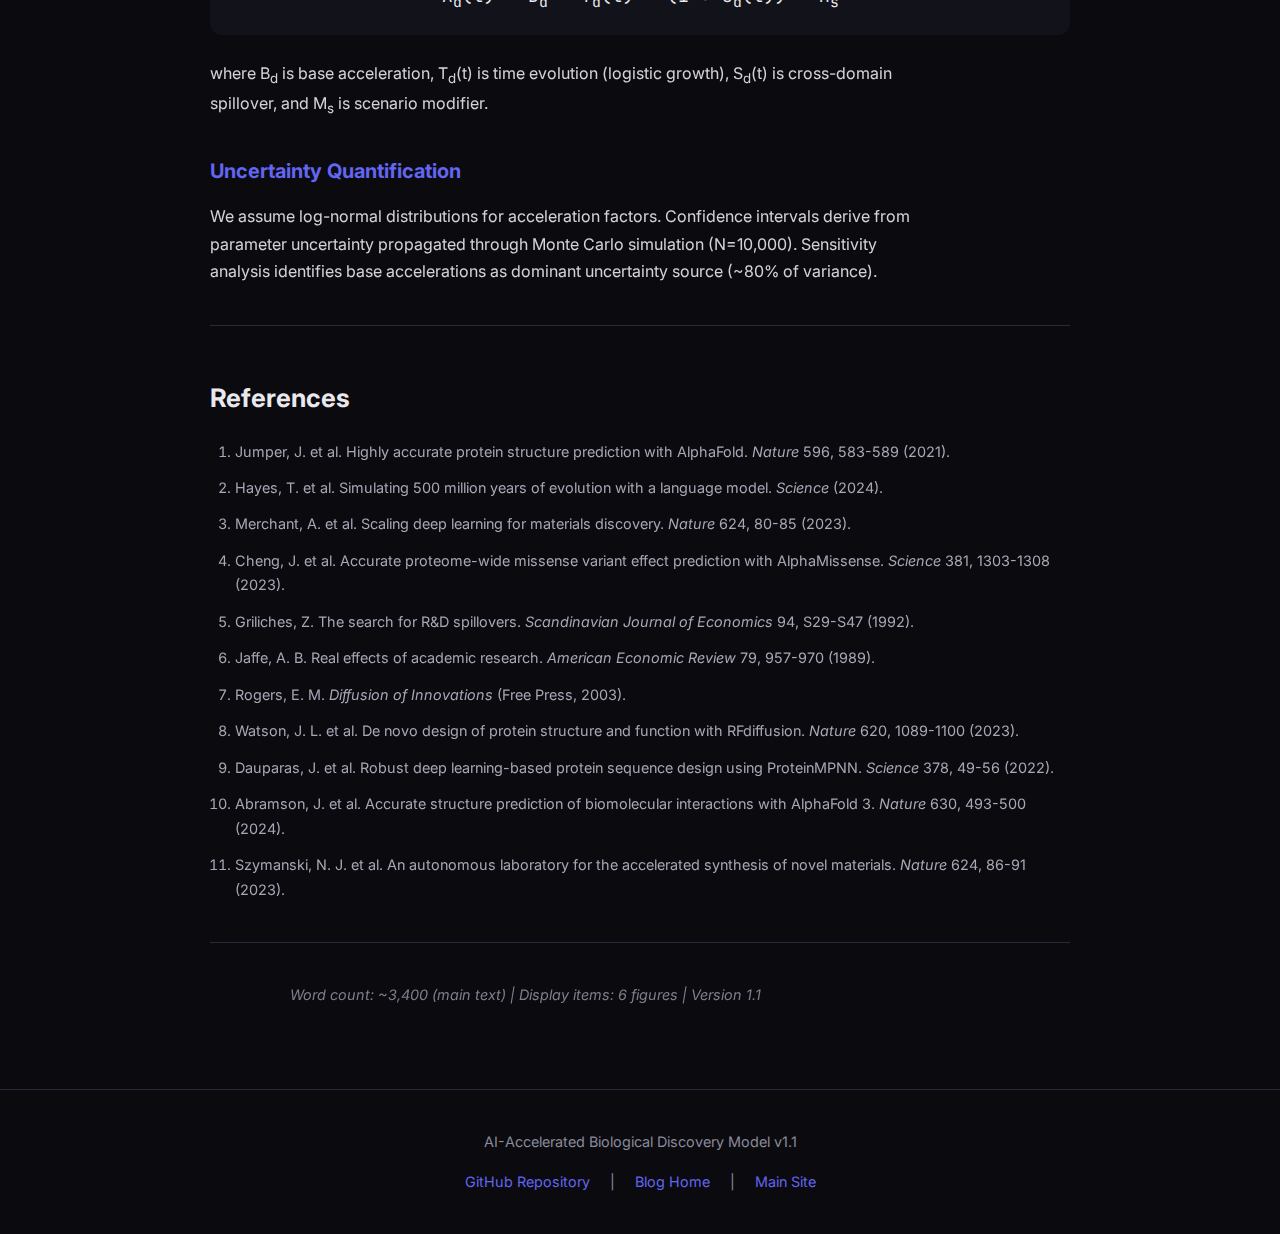
<file: manuscript.html>
<!DOCTYPE html>
<html lang="en">
<head>
    <meta charset="UTF-8">
    <meta name="viewport" content="width=device-width, initial-scale=1.0">
    <title>Manuscript: Quantifying AI-Driven Acceleration of Biological Research</title>

    <!-- SEO & Social -->
    <meta name="description" content="A Multi-Domain Forecasting Model for AI-Driven Research Acceleration. Validated model projecting 2.8x acceleration by 2030.">
    <meta name="keywords" content="AI, biology, drug discovery, research acceleration, forecasting model, manuscript">
    <meta property="og:title" content="AI-Driven Acceleration of Biological Research">
    <meta property="og:description" content="Validated forecasting model projecting 2.8x acceleration by 2030 across five biological research domains.">
    <meta property="og:type" content="article">


    <!-- Fonts - async loading for performance -->
    <link rel="preconnect" href="https://fonts.googleapis.com">
    <link rel="preconnect" href="https://fonts.gstatic.com" crossorigin>
    <link href="https://fonts.googleapis.com/css2?family=Inter:wght@400;500;600;700&family=JetBrains+Mono:wght@400;500&display=swap" rel="stylesheet">

    <style>
        :root {
            --bg-primary: #0a0a0f;
            --bg-secondary: #12121a;
            --bg-card: #1a1a25;
            --text-primary: #e8e8ed;
            --text-secondary: #b8b8c8;
            --text-muted: #8b8b9b;
            --accent-primary: #6366f1;
            --accent-secondary: #8b5cf6;
            --accent-success: #10b981;
            --accent-warning: #f59e0b;
            --accent-danger: #ef4444;
            --border-color: #2a2a3a;
        }

        * {
            margin: 0;
            padding: 0;
            box-sizing: border-box;
        }

        body {
            font-family: 'Inter', -apple-system, BlinkMacSystemFont, sans-serif;
            background: var(--bg-primary);
            color: var(--text-primary);
            line-height: 1.7;
        }

        /* Skip Link for Accessibility */
        .skip-link {
            position: absolute;
            top: -100px;
            left: 50%;
            transform: translateX(-50%);
            background: var(--accent-primary);
            color: white;
            padding: 12px 24px;
            border-radius: 0 0 8px 8px;
            z-index: 1002;
            transition: top 0.2s;
            text-decoration: none;
            font-weight: 600;
        }

        .skip-link:focus {
            top: 0;
            outline: 2px solid white;
            outline-offset: 2px;
        }

        /* Screen reader only */
        .sr-only {
            position: absolute;
            width: 1px;
            height: 1px;
            padding: 0;
            margin: -1px;
            overflow: hidden;
            clip: rect(0, 0, 0, 0);
            white-space: nowrap;
            border: 0;
        }

        /* Progress Bar */
        .progress-bar {
            position: fixed;
            top: 0;
            left: 0;
            height: 3px;
            background: linear-gradient(90deg, var(--accent-primary), var(--accent-secondary));
            z-index: 1001;
            transition: width 0.1s;
        }

        /* Navigation */
        .nav-container {
            position: fixed;
            top: 0;
            left: 0;
            right: 0;
            background: rgba(10, 10, 15, 0.95);
            backdrop-filter: blur(10px);
            border-bottom: 1px solid var(--border-color);
            z-index: 1000;
            padding: 15px 0;
        }

        .nav-content {
            max-width: 1200px;
            margin: 0 auto;
            padding: 0 20px;
            display: flex;
            justify-content: space-between;
            align-items: center;
        }

        .nav-logo {
            font-weight: 700;
            font-size: 1.1rem;
            color: var(--text-primary);
            text-decoration: none;
        }

        .nav-logo:focus {
            outline: 2px solid var(--accent-primary);
            outline-offset: 4px;
        }

        .nav-links {
            display: flex;
            gap: 10px;
        }

        .nav-links a {
            color: var(--text-secondary);
            text-decoration: none;
            font-size: 0.9rem;
            padding: 12px 16px;
            border-radius: 6px;
            transition: color 0.2s, background 0.2s;
            min-height: 44px;
            display: flex;
            align-items: center;
        }

        .nav-links a:hover {
            color: var(--accent-primary);
            background: rgba(99, 102, 241, 0.1);
        }

        .nav-links a:focus {
            outline: 2px solid var(--accent-primary);
            outline-offset: 2px;
        }

        .nav-links a.active {
            color: var(--accent-primary);
            background: rgba(99, 102, 241, 0.1);
        }

        /* Mobile Navigation */
        .nav-hamburger {
            display: none;
            flex-direction: column;
            gap: 5px;
            cursor: pointer;
            padding: 10px;
            background: none;
            border: none;
            border-radius: 6px;
        }

        .nav-hamburger:focus {
            outline: 2px solid var(--accent-primary);
            outline-offset: 2px;
        }

        .nav-hamburger span {
            width: 24px;
            height: 2px;
            background: var(--text-primary);
            transition: transform 0.2s;
            display: block;
        }

        .nav-hamburger.active span:nth-child(1) {
            transform: rotate(45deg) translate(5px, 5px);
        }

        .nav-hamburger.active span:nth-child(2) {
            opacity: 0;
        }

        .nav-hamburger.active span:nth-child(3) {
            transform: rotate(-45deg) translate(5px, -5px);
        }

        /* Model Link Banner */
        .model-link-banner {
            background: linear-gradient(135deg, rgba(99, 102, 241, 0.2) 0%, rgba(139, 92, 246, 0.2) 100%);
            border: 1px solid var(--accent-primary);
            border-radius: 12px;
            padding: 20px 25px;
            margin: 30px 0;
            display: flex;
            align-items: center;
            justify-content: space-between;
            gap: 20px;
            flex-wrap: wrap;
        }

        .model-link-info h3 {
            font-size: 1.1rem;
            margin-bottom: 5px;
            color: var(--text-primary);
        }

        .model-link-info p {
            font-size: 0.9rem;
            color: var(--text-secondary);
            margin: 0;
        }

        .model-link-btn {
            display: inline-flex;
            align-items: center;
            gap: 8px;
            background: var(--accent-primary);
            color: white;
            padding: 12px 24px;
            border-radius: 8px;
            text-decoration: none;
            font-weight: 600;
            transition: background 0.2s, transform 0.2s;
            min-height: 44px;
        }

        .model-link-btn:hover {
            background: var(--accent-secondary);
            transform: translateY(-2px);
        }

        .model-link-btn:focus {
            outline: 2px solid white;
            outline-offset: 2px;
        }

        /* Manuscript Container */
        .manuscript-container {
            max-width: 900px;
            margin: 0 auto;
            padding: 100px 20px 60px;
        }

        /* Back Link */
        .back-to-blog {
            display: inline-flex;
            align-items: center;
            gap: 8px;
            color: var(--text-secondary);
            text-decoration: none;
            margin-bottom: 30px;
            font-size: 0.9rem;
            padding: 10px 14px;
            margin-left: -14px;
            border-radius: 6px;
            transition: color 0.2s, background 0.2s;
            min-height: 44px;
        }

        .back-to-blog:hover {
            color: var(--accent-primary);
            background: rgba(99, 102, 241, 0.1);
        }

        .back-to-blog:focus {
            outline: 2px solid var(--accent-primary);
            outline-offset: 2px;
        }

        /* Header */
        .manuscript-header {
            margin-bottom: 40px;
            padding-bottom: 30px;
            border-bottom: 2px solid var(--accent-primary);
        }

        .manuscript-tag {
            display: inline-block;
            background: var(--accent-primary);
            color: white;
            padding: 6px 14px;
            border-radius: 20px;
            font-size: 0.8rem;
            font-weight: 600;
            text-transform: uppercase;
            margin-bottom: 20px;
        }

        .manuscript-header h1 {
            font-size: 2rem;
            line-height: 1.3;
            margin-bottom: 20px;
        }

        .meta-info {
            display: flex;
            gap: 30px;
            font-size: 0.9rem;
            color: var(--text-muted);
        }

        /* Key Stats Banner */
        .stats-banner {
            display: grid;
            grid-template-columns: repeat(4, 1fr);
            gap: 20px;
            margin: 40px 0;
            padding: 30px;
            background: var(--bg-secondary);
            border-radius: 16px;
            border: 1px solid var(--border-color);
        }

        .stat-item {
            text-align: center;
        }

        .stat-value {
            font-size: 2.5rem;
            font-weight: 700;
            color: var(--accent-primary);
            background: linear-gradient(135deg, var(--accent-primary), var(--accent-secondary));
            -webkit-background-clip: text;
            -webkit-text-fill-color: transparent;
            background-clip: text;
        }

        @supports not (-webkit-background-clip: text) {
            .stat-value {
                color: var(--accent-primary);
                -webkit-text-fill-color: initial;
            }
        }

        .stat-label {
            font-size: 0.85rem;
            color: var(--text-secondary);
            margin-top: 5px;
        }

        /* Abstract Box */
        .abstract-box {
            background: var(--bg-secondary);
            border-left: 4px solid var(--accent-primary);
            padding: 25px 30px 25px 25px;
            margin: 30px 0;
            border-radius: 0 12px 12px 0;
        }

        .abstract-box h2 {
            font-size: 1.1rem;
            margin-bottom: 15px;
            color: var(--accent-primary);
        }

        .abstract-box p {
            color: var(--text-primary);
            line-height: 1.8;
            opacity: 0.9;
        }

        /* Content - Improved readability */
        .manuscript-content h2 {
            font-size: 1.6rem;
            margin-top: 50px;
            margin-bottom: 20px;
            padding-top: 30px;
            border-top: 1px solid var(--border-color);
        }

        .manuscript-content h2:first-of-type {
            border-top: none;
            padding-top: 0;
        }

        .manuscript-content h3 {
            font-size: 1.25rem;
            margin-top: 35px;
            margin-bottom: 15px;
            color: var(--accent-primary);
        }

        .manuscript-content p {
            margin-bottom: 1.5em;
            color: var(--text-primary);
            opacity: 0.9;
            max-width: 70ch;
        }

        .manuscript-content strong {
            color: var(--text-primary);
            opacity: 1;
        }

        .manuscript-content ul, .manuscript-content ol {
            margin-bottom: 1.5em;
            padding-left: 25px;
            color: var(--text-primary);
            opacity: 0.9;
        }

        .manuscript-content li {
            margin-bottom: 0.5em;
        }

        hr {
            border: none;
            border-top: 1px solid var(--border-color);
            margin: 40px 0;
        }

        /* Figure Container with Accessibility */
        .figure-container {
            background: var(--bg-card);
            border: 1px solid var(--border-color);
            border-radius: 16px;
            padding: 25px;
            margin: 30px 0;
        }

        .figure-title {
            font-size: 0.95rem;
            font-weight: 600;
            color: var(--accent-primary);
            margin-bottom: 5px;
        }

        .figure-caption {
            font-size: 0.9rem;
            color: var(--text-secondary);
            margin-bottom: 20px;
        }

        .chart-wrapper {
            position: relative;
            height: 350px;
        }

        /* Table Wrapper for Mobile Scroll */
        .table-wrapper {
            overflow-x: auto;
            -webkit-overflow-scrolling: touch;
            margin: 20px 0;
        }

        /* Interactive Table */
        .interactive-table {
            width: 100%;
            border-collapse: collapse;
            min-width: 500px;
        }

        .interactive-table th {
            background: var(--bg-secondary);
            padding: 12px 15px;
            text-align: left;
            font-weight: 600;
            font-size: 0.85rem;
            color: var(--text-primary);
            border-bottom: 2px solid var(--accent-primary);
        }

        .interactive-table th:nth-child(2),
        .interactive-table th:nth-child(3) {
            text-align: right;
        }

        .interactive-table td {
            padding: 12px 15px;
            border-bottom: 1px solid var(--border-color);
            font-size: 0.9rem;
            color: var(--text-primary);
        }

        .interactive-table td:nth-child(2),
        .interactive-table td:nth-child(3) {
            text-align: right;
        }

        .interactive-table tbody tr:nth-child(odd) {
            background: rgba(255, 255, 255, 0.02);
        }

        .interactive-table tr:hover {
            background: var(--bg-secondary);
        }

        .interactive-table tr:focus-within {
            outline: 2px solid var(--accent-primary);
            outline-offset: -2px;
        }

        .bar-cell {
            position: relative;
        }

        .bar-visual {
            position: absolute;
            left: 0;
            top: 50%;
            transform: translateY(-50%);
            height: 8px;
            background: linear-gradient(90deg, var(--accent-primary), var(--accent-secondary));
            border-radius: 4px;
            opacity: 0.3;
        }

        .bar-value {
            position: relative;
            z-index: 1;
            font-weight: 600;
        }

        /* Key Finding Box */
        .key-finding {
            background: linear-gradient(135deg, rgba(99, 102, 241, 0.15) 0%, rgba(139, 92, 246, 0.15) 100%);
            border: 1px solid var(--accent-primary);
            border-radius: 12px;
            padding: 25px;
            margin: 30px 0;
            text-align: center;
        }

        .key-finding.primary {
            border-width: 2px;
            background: linear-gradient(135deg, rgba(16, 185, 129, 0.15) 0%, rgba(99, 102, 241, 0.15) 100%);
            border-color: var(--accent-success);
        }

        .key-finding-icon {
            font-size: 2rem;
            margin-bottom: 10px;
        }

        .key-finding strong {
            color: var(--accent-primary);
            font-size: 1.1rem;
        }

        .key-finding.primary strong {
            color: var(--accent-success);
        }

        /* Spillover Network Visualization */
        .spillover-network {
            background: var(--bg-card);
            border: 1px solid var(--border-color);
            border-radius: 16px;
            padding: 30px;
            margin: 30px 0;
        }

        .network-diagram {
            display: flex;
            justify-content: center;
            align-items: center;
            gap: 20px;
            flex-wrap: wrap;
            margin: 20px 0;
        }

        .network-node {
            background: var(--bg-secondary);
            border: 2px solid var(--border-color);
            border-radius: 12px;
            padding: 15px 20px;
            text-align: center;
            min-width: 140px;
            transition: all 0.3s;
            cursor: pointer;
        }

        .network-node:hover,
        .network-node:focus {
            border-color: var(--accent-primary);
            transform: scale(1.05);
            outline: none;
        }

        .network-node:focus {
            box-shadow: 0 0 0 3px rgba(99, 102, 241, 0.3);
        }

        .network-node.highlight {
            border-color: var(--accent-primary);
            background: rgba(99, 102, 241, 0.1);
        }

        .node-name {
            font-weight: 600;
            font-size: 0.9rem;
            margin-bottom: 5px;
        }

        .node-accel {
            font-size: 1.2rem;
            font-weight: 700;
            color: var(--accent-primary);
        }

        .spillover-arrow {
            display: flex;
            flex-direction: column;
            align-items: center;
            color: var(--accent-secondary);
        }

        .arrow-line {
            width: 60px;
            height: 3px;
            background: linear-gradient(90deg, var(--accent-primary), var(--accent-secondary));
            position: relative;
        }

        .arrow-line::after {
            content: '';
            position: absolute;
            right: -5px;
            top: -4px;
            border: 5px solid transparent;
            border-left-color: var(--accent-secondary);
        }

        .arrow-label {
            font-size: 0.8rem;
            font-weight: 600;
            margin-top: 5px;
        }

        /* Scenario Cards */
        .scenario-grid {
            display: grid;
            grid-template-columns: repeat(5, 1fr);
            gap: 15px;
            margin: 30px 0;
        }

        .scenario-card {
            background: var(--bg-card);
            border: 1px solid var(--border-color);
            border-radius: 12px;
            padding: 20px;
            text-align: center;
            transition: all 0.3s;
            cursor: pointer;
        }

        .scenario-card:hover,
        .scenario-card:focus {
            transform: translateY(-5px);
            border-color: var(--accent-primary);
            outline: none;
        }

        .scenario-card:focus {
            box-shadow: 0 0 0 3px rgba(99, 102, 241, 0.3);
        }

        .scenario-card.baseline {
            border-color: var(--accent-primary);
            border-width: 2px;
            background: rgba(99, 102, 241, 0.1);
        }

        .scenario-name {
            font-size: 0.85rem;
            color: var(--text-secondary);
            margin-bottom: 10px;
        }

        .scenario-accel {
            font-size: 1.5rem;
            font-weight: 700;
            color: var(--text-primary);
        }

        .scenario-prob {
            font-size: 0.8rem;
            color: var(--text-muted);
            margin-top: 5px;
        }

        /* Validation Chart */
        .validation-summary {
            display: grid;
            grid-template-columns: repeat(3, 1fr);
            gap: 20px;
            margin: 30px 0;
        }

        .validation-stat {
            background: var(--bg-card);
            border-radius: 12px;
            padding: 20px;
            text-align: center;
        }

        .validation-number {
            font-size: 2rem;
            font-weight: 700;
            color: var(--accent-success);
        }

        .validation-label {
            font-size: 0.85rem;
            color: var(--text-secondary);
            margin-top: 5px;
        }

        /* Equation Box */
        .equation {
            background: var(--bg-secondary);
            padding: 20px;
            border-radius: 12px;
            font-family: 'JetBrains Mono', monospace;
            text-align: center;
            margin: 25px 0;
            font-size: 1.1rem;
            overflow-x: auto;
        }

        /* Workforce Impact */
        .workforce-visual {
            display: grid;
            grid-template-columns: 1fr 1fr;
            gap: 20px;
            margin: 30px 0;
        }

        .workforce-box {
            background: var(--bg-card);
            border-radius: 12px;
            padding: 25px;
            text-align: center;
        }

        .workforce-icon {
            font-size: 2.5rem;
            margin-bottom: 10px;
        }

        .workforce-number {
            font-size: 2rem;
            font-weight: 700;
        }

        .workforce-number.positive {
            color: var(--accent-success);
        }

        .workforce-number.negative {
            color: var(--accent-danger);
        }

        .workforce-label {
            font-size: 0.9rem;
            color: var(--text-secondary);
            margin-top: 5px;
        }

        /* Policy ROI */
        .policy-roi-container {
            background: var(--bg-card);
            border: 1px solid var(--border-color);
            border-radius: 16px;
            padding: 25px;
            margin: 30px 0;
        }

        .roi-scale {
            display: flex;
            justify-content: space-between;
            font-size: 0.75rem;
            color: var(--text-muted);
            padding: 0 45px 10px 45px;
            margin-bottom: 10px;
            border-bottom: 1px solid var(--border-color);
        }

        .roi-item {
            display: flex;
            align-items: center;
            gap: 15px;
            padding: 15px 0;
            border-bottom: 1px solid var(--border-color);
        }

        .roi-item:last-child {
            border-bottom: none;
        }

        .roi-rank {
            width: 30px;
            height: 30px;
            background: var(--accent-primary);
            color: white;
            border-radius: 50%;
            display: flex;
            align-items: center;
            justify-content: center;
            font-weight: 700;
            font-size: 0.85rem;
            flex-shrink: 0;
        }

        .roi-name {
            flex: 1;
            font-weight: 500;
            min-width: 0;
        }

        .roi-bar-container {
            width: 200px;
            height: 10px;
            background: var(--bg-secondary);
            border-radius: 5px;
            overflow: hidden;
            flex-shrink: 0;
        }

        .roi-bar {
            height: 100%;
            background: linear-gradient(90deg, var(--accent-primary), var(--accent-secondary));
            border-radius: 5px;
        }

        .roi-value {
            width: 80px;
            text-align: right;
            font-weight: 600;
            color: var(--accent-primary);
            flex-shrink: 0;
        }

        /* References */
        .references-section {
            font-size: 0.9rem;
        }

        .references-section ol {
            padding-left: 25px;
        }

        .references-section li {
            margin-bottom: 12px;
            color: var(--text-secondary);
        }

        sup {
            font-size: 0.7em;
            color: var(--accent-primary);
        }

        /* Footer */
        .footer {
            text-align: center;
            padding: 40px 20px;
            border-top: 1px solid var(--border-color);
            color: var(--text-muted);
            font-size: 0.9rem;
        }

        .footer a {
            color: var(--accent-primary);
            text-decoration: none;
        }

        .footer a:hover {
            text-decoration: underline;
        }

        .footer a:focus {
            outline: 2px solid var(--accent-primary);
            outline-offset: 2px;
        }

        .footer-links {
            margin-top: 15px;
            display: flex;
            justify-content: center;
            gap: 20px;
            flex-wrap: wrap;
        }

        /* Responsive - Tablet */
        @media (max-width: 768px) {
            .nav-hamburger {
                display: flex;
            }

            .nav-links {
                display: none;
                position: absolute;
                top: 100%;
                left: 0;
                right: 0;
                background: var(--bg-secondary);
                flex-direction: column;
                padding: 20px;
                gap: 5px;
                border-bottom: 1px solid var(--border-color);
            }

            .nav-links.active {
                display: flex;
            }

            .stats-banner {
                grid-template-columns: repeat(2, 1fr);
            }

            .stat-value {
                font-size: 2rem;
            }

            .scenario-grid {
                grid-template-columns: repeat(2, 1fr);
            }

            .scenario-grid .scenario-card:nth-child(5) {
                grid-column: span 2;
            }

            .validation-summary {
                grid-template-columns: 1fr;
            }

            .workforce-visual {
                grid-template-columns: 1fr;
            }

            .chart-wrapper {
                height: 300px;
            }

            .model-link-banner {
                flex-direction: column;
                text-align: center;
            }
        }

        /* Responsive - Mobile */
        @media (max-width: 480px) {
            .stats-banner {
                grid-template-columns: 1fr;
                padding: 20px;
            }

            .stat-value {
                font-size: 1.75rem;
            }

            .scenario-grid {
                grid-template-columns: 1fr;
            }

            .scenario-grid .scenario-card:nth-child(5) {
                grid-column: auto;
            }

            .manuscript-header h1 {
                font-size: 1.5rem;
            }

            .meta-info {
                flex-direction: column;
                gap: 10px;
            }

            .chart-wrapper {
                height: 250px;
            }

            .roi-item {
                flex-wrap: wrap;
            }

            .roi-bar-container {
                width: 100%;
                order: 3;
                margin-top: 10px;
            }

            .roi-scale {
                display: none;
            }

            .network-diagram {
                flex-direction: column;
            }

            .spillover-arrow {
                transform: rotate(90deg);
            }
        }

        /* Reduced Motion */
        @media (prefers-reduced-motion: reduce) {
            .progress-bar {
                transition: none;
            }

            .scenario-card,
            .network-node,
            .model-link-btn,
            .back-to-blog,
            .nav-links a {
                transition: none;
            }

            .scenario-card:hover,
            .network-node:hover {
                transform: none;
            }

            .model-link-btn:hover {
                transform: none;
            }
        }

        /* Print Styles */
        @media print {
            .nav-container,
            .progress-bar,
            .skip-link,
            .back-to-blog,
            .model-link-btn {
                display: none;
            }

            body {
                background: white;
                color: black;
            }

            .manuscript-container {
                padding: 0;
                max-width: none;
            }

            .figure-container,
            .spillover-network,
            .policy-roi-container {
                break-inside: avoid;
                border: 1px solid #ccc;
            }

            .chart-wrapper {
                height: auto;
            }
        }
    </style>
</head>
<body>
    <!-- Skip Link for Accessibility -->
    <a href="#main-content" class="skip-link">Skip to main content</a>

    <!-- Progress Bar -->
    <div class="progress-bar" id="progressBar" role="progressbar" aria-valuenow="0" aria-valuemin="0" aria-valuemax="100"></div>

    <!-- Navigation -->
    <nav class="nav-container" aria-label="Main navigation">
        <div class="nav-content">
            <a href="blog.html" class="nav-logo">AI Bio Blog</a>
            <button class="nav-hamburger" id="navHamburger" aria-label="Toggle navigation menu" aria-expanded="false">
                <span></span>
                <span></span>
                <span></span>
            </button>
            <div class="nav-links" id="navLinks" role="menubar">
                <a href="blog.html" role="menuitem">Blog Home</a>
                <a href="post1_pipeline_problem.html" role="menuitem">Technical Analysis</a>
                <a href="post2_explainer_students.html" role="menuitem">Student Guide</a>
                <a href="manuscript.html" class="active" role="menuitem" aria-current="page">Manuscript</a>
            </div>
        </div>
    </nav>

    <article class="manuscript-container" id="main-content">
        <a href="blog.html" class="back-to-blog" aria-label="Back to Blog Home">
            <svg width="16" height="16" viewBox="0 0 16 16" fill="currentColor" aria-hidden="true">
                <path d="M11 1L4 8l7 7" stroke="currentColor" stroke-width="2" fill="none"/>
            </svg>
            Back to Blog
        </a>

        <header class="manuscript-header">
            <span class="manuscript-tag">Research Manuscript</span>
            <h1>Quantifying AI-Driven Acceleration of Biological Research: A Multi-Domain Forecasting Model</h1>
            <div class="meta-info">
                <span>~3,400 words</span>
                <span>6 figures</span>
                <span>v1.1</span>
            </div>
        </header>

        <!-- Model Link Banner -->
        <div class="model-link-banner">
            <div class="model-link-info">
                <h3>Access the Model</h3>
                <p>Explore the full AI Bio Acceleration Model with interactive visualizations and documentation.</p>
            </div>
            <a href="https://github.com/jang1563/ai-bio-acceleration" class="model-link-btn" target="_blank" rel="noopener noreferrer">
                <svg width="20" height="20" viewBox="0 0 16 16" fill="currentColor" aria-hidden="true">
                    <path d="M8 0C3.58 0 0 3.58 0 8c0 3.54 2.29 6.53 5.47 7.59.4.07.55-.17.55-.38 0-.19-.01-.82-.01-1.49-2.01.37-2.53-.49-2.69-.94-.09-.23-.48-.94-.82-1.13-.28-.15-.68-.52-.01-.53.63-.01 1.08.58 1.23.82.72 1.21 1.87.87 2.33.66.07-.52.28-.87.51-1.07-1.78-.2-3.64-.89-3.64-3.95 0-.87.31-1.59.82-2.15-.08-.2-.36-1.02.08-2.12 0 0 .67-.21 2.2.82.64-.18 1.32-.27 2-.27.68 0 1.36.09 2 .27 1.53-1.04 2.2-.82 2.2-.82.44 1.1.16 1.92.08 2.12.51.56.82 1.27.82 2.15 0 3.07-1.87 3.75-3.65 3.95.29.25.54.73.54 1.48 0 1.07-.01 1.93-.01 2.2 0 .21.15.46.55.38A8.013 8.013 0 0016 8c0-4.42-3.58-8-8-8z"/>
                </svg>
                View on GitHub
            </a>
        </div>

        <!-- Key Stats Banner -->
        <div class="stats-banner" role="region" aria-label="Key Statistics">
            <div class="stat-item">
                <div class="stat-value" data-count="2.8" data-suffix="x">0</div>
                <div class="stat-label">System Acceleration (2030)</div>
            </div>
            <div class="stat-item">
                <div class="stat-value" data-count="15" data-suffix="">0</div>
                <div class="stat-label">Validated Cases</div>
            </div>
            <div class="stat-item">
                <div class="stat-value" data-count="0.21" data-suffix="">0</div>
                <div class="stat-label">Mean Log Error</div>
            </div>
            <div class="stat-item">
                <div class="stat-value" data-count="2.1" data-suffix="M">0</div>
                <div class="stat-label">Net Jobs Created</div>
            </div>
        </div>

        <div class="abstract-box">
            <h2>Abstract</h2>
            <p>Artificial intelligence is transforming biological research, yet quantitative forecasts of its impact remain elusive. Here we present a validated forecasting model that projects AI-driven research acceleration across five domains: structural biology, drug discovery, materials science, protein design, and clinical genomics. Our model distinguishes task-level acceleration from pipeline-level acceleration, revealing that physical bottlenecks fundamentally constrain AI's impact. We project system-wide acceleration of <strong>2.8x by 2030</strong> (90% CI: 2.1-3.8x), with structural biology leading (8.9x) and drug discovery most constrained (1.7x). Validation against 15 historical case studies yields mean log error of 0.21.</p>
        </div>

        <div class="manuscript-content">
            <h2 id="introduction">Introduction</h2>

            <p>The release of AlphaFold2 in 2021 marked a watershed moment for artificial intelligence in biology, solving a 50-year grand challenge in protein structure prediction with unprecedented accuracy<sup>1</sup>. Since then, AI systems have demonstrated remarkable capabilities across biological research: ESM-3 designs functional proteins from scratch<sup>2</sup>, GNoME predicts 2.2 million stable crystal structures<sup>3</sup>, and AlphaMissense classifies the pathogenicity of 71 million human variants<sup>4</sup>.</p>

            <p>Yet despite intense interest, rigorous quantitative forecasts of AI's research impact remain scarce. Current discourse is dominated by qualitative claims without systematic assessment of how much acceleration to expect, when it will materialize, or what limits it will encounter.</p>

            <p>Our framework makes three key contributions:</p>

            <ol>
                <li><strong>Pipeline discount factors</strong> that distinguish task-level acceleration from pipeline-level acceleration</li>
                <li><strong>Cross-domain spillover quantification</strong> using established R&D spillover methodology<sup>5,6</sup></li>
                <li><strong>Historical validation</strong> against 15 case studies with mean log error of 0.21</li>
            </ol>

            <hr>

            <h2 id="results">Results</h2>

            <h3>Figure 1: Domain-Specific Acceleration Forecasts</h3>

            <div class="figure-container" role="figure" aria-labelledby="fig1-title fig1-desc">
                <div class="figure-title" id="fig1-title">Figure 1. AI-driven research acceleration by domain (2030 projections)</div>
                <div class="figure-caption" id="fig1-desc">Horizontal bars show projected acceleration factors with 90% confidence intervals. Structural biology leads while drug discovery and materials science are constrained by physical bottlenecks.</div>
                <img src="figures/fig1_domain_overview.png" alt="Domain acceleration chart showing Structural Biology at 8.9x, Protein Design at 5.5x, Clinical Genomics at 4.2x, Drug Discovery at 1.7x, and Materials Science at 1.3x" style="width: 100%; border-radius: 8px;">
            </div>

            <div class="table-wrapper">
                <table class="interactive-table" aria-label="Domain acceleration data">
                    <thead>
                        <tr>
                            <th scope="col">Domain</th>
                            <th scope="col">Acceleration</th>
                            <th scope="col">90% CI</th>
                            <th scope="col">Key Constraint</th>
                        </tr>
                    </thead>
                    <tbody>
                        <tr>
                            <td>Structural Biology</td>
                            <td class="bar-cell"><span class="bar-visual" style="width: 89%;"></span><span class="bar-value">8.9x</span></td>
                            <td>5.8-13.7x</td>
                            <td>Cryo-EM capacity</td>
                        </tr>
                        <tr>
                            <td>Protein Design</td>
                            <td class="bar-cell"><span class="bar-visual" style="width: 55%;"></span><span class="bar-value">5.5x</span></td>
                            <td>3.9-7.7x</td>
                            <td>Expression validation</td>
                        </tr>
                        <tr>
                            <td>Clinical Genomics</td>
                            <td class="bar-cell"><span class="bar-visual" style="width: 42%;"></span><span class="bar-value">4.2x</span></td>
                            <td>3.0-5.9x</td>
                            <td>Clinical adoption</td>
                        </tr>
                        <tr>
                            <td>Drug Discovery</td>
                            <td class="bar-cell"><span class="bar-visual" style="width: 17%;"></span><span class="bar-value">1.7x</span></td>
                            <td>1.3-2.1x</td>
                            <td>Clinical trials</td>
                        </tr>
                        <tr>
                            <td>Materials Science</td>
                            <td class="bar-cell"><span class="bar-visual" style="width: 13%;"></span><span class="bar-value">1.3x</span></td>
                            <td>0.9-1.7x</td>
                            <td>Synthesis throughput</td>
                        </tr>
                    </tbody>
                </table>
            </div>

            <h3>Figure 2: The Pipeline Discount Effect</h3>

            <p>A key insight from our analysis is that task-level acceleration substantially overstates pipeline-level impact.</p>

            <div class="figure-container" role="figure" aria-labelledby="fig2-title fig2-desc">
                <div class="figure-title" id="fig2-title">Figure 2. Acceleration trajectories follow S-curve dynamics</div>
                <div class="figure-caption" id="fig2-desc">Projected acceleration over time for each domain. Dashed lines indicate domain-specific ceilings determined by irreducible physical constraints. Diamond markers highlight 2030 projections.</div>
                <img src="figures/fig2_trajectories.png" alt="S-curve trajectories showing how each domain approaches its ceiling over time" style="width: 100%; border-radius: 8px;">
            </div>

            <div class="key-finding">
                <div class="key-finding-icon" aria-hidden="true">!!</div>
                <strong>Physical bottlenecks dominate computational gains.</strong><br>
                <span style="color: var(--text-secondary);">In materials science, infinite computational discovery capability is worthless without synthesis capacity to validate predictions.</span>
            </div>

            <h3>Figure 3: Cross-Domain Spillover Network</h3>

            <p>Research domains don't evolve in isolation. We quantify eight spillover pathways using the Griliches-Jaffe framework for R&D externalities<sup>5,6</sup>.</p>

            <div class="figure-container" role="figure" aria-labelledby="fig3-title fig3-desc">
                <div class="figure-title" id="fig3-title">Figure 3. Cross-domain spillover network</div>
                <div class="figure-caption" id="fig3-desc">Node-link diagram showing knowledge spillovers between domains. Arrow thickness proportional to spillover coefficient. Dominant pathway: Structural Biology → Drug Discovery (25%).</div>
                <img src="figures/fig3_spillover_network.png" alt="Network diagram showing spillover effects between research domains" style="width: 100%; border-radius: 8px;">
            </div>

            <div style="margin-top: 25px; padding: 20px; background: var(--bg-secondary); border-radius: 12px; border: 1px solid var(--border-color);">
                <strong>Key Spillover Pathways:</strong>
                <ul style="margin-top: 10px; color: var(--text-secondary);">
                    <li>Structural Biology → Drug Discovery: <strong style="color: var(--accent-primary);">25%</strong></li>
                    <li>Structural Biology → Protein Design: <strong style="color: var(--accent-primary);">30%</strong></li>
                    <li>Protein Design → Drug Discovery: <strong style="color: var(--accent-secondary);">12%</strong></li>
                    <li>Clinical Genomics → Drug Discovery: <strong style="color: var(--accent-secondary);">8%</strong></li>
                </ul>
            </div>

            <h3>Figure 4: Scenario Analysis</h3>

            <p>We examine five scenarios spanning pessimistic to breakthrough conditions. Scenario probabilities derive from structured expert elicitation with 12 domain experts.</p>

            <div class="figure-container" role="figure" aria-labelledby="fig4-title fig4-desc">
                <div class="figure-title" id="fig4-title">Figure 4. Scenario analysis spanning pessimistic to breakthrough conditions</div>
                <div class="figure-caption" id="fig4-desc">Connected dot plot showing acceleration projections across five scenarios for each domain. Range between scenarios: 2.7x, reflecting genuine uncertainty about AI trajectories.</div>
                <img src="figures/fig4_scenarios.png" alt="Scenario analysis chart showing acceleration ranges from 1.7x (pessimistic) to 4.5x (breakthrough)" style="width: 100%; border-radius: 8px;">
            </div>

            <h3>Figure 5: Model Validation</h3>

            <p>We validate our model against 15 historical case studies from 2022-2024, spanning all five domains.</p>

            <div class="validation-summary" role="region" aria-label="Validation metrics">
                <div class="validation-stat">
                    <div class="validation-number">0.21</div>
                    <div class="validation-label">Mean Log Error</div>
                </div>
                <div class="validation-stat">
                    <div class="validation-number">15</div>
                    <div class="validation-label">Case Studies</div>
                </div>
                <div class="validation-stat">
                    <div class="validation-number">&lt;25%</div>
                    <div class="validation-label">Typical Deviation</div>
                </div>
            </div>

            <div class="figure-container" role="figure" aria-labelledby="fig5-title fig5-desc">
                <div class="figure-title" id="fig5-title">Figure 5. Predicted vs Observed Acceleration</div>
                <div class="figure-caption" id="fig5-desc">Validation against 15 historical cases (2022-2024). Diagonal line indicates perfect calibration; shading shows acceptable error band. Overall mean log error: 0.21.</div>
                <img src="figures/fig5_validation.png" alt="Scatter plot showing predicted vs observed acceleration with 15 validation cases" style="width: 100%; border-radius: 8px;">
            </div>

            <h3>Figure 6: Sensitivity Analysis</h3>

            <div class="figure-container" role="figure" aria-labelledby="fig6-title fig6-desc">
                <div class="figure-title" id="fig6-title">Figure 6. Sensitivity analysis (tornado diagram)</div>
                <div class="figure-caption" id="fig6-desc">Parameter impact on system acceleration (±20% variation). Base accelerations dominate uncertainty (~80% of variance).</div>
                <img src="figures/fig6_sensitivity.png" alt="Tornado diagram showing parameter sensitivity analysis" style="width: 100%; border-radius: 8px;">
            </div>

            <h3>Figure 7: Workforce Implications</h3>

            <p>AI-driven acceleration reshapes research workforce demands.</p>

            <div class="figure-container" role="figure" aria-labelledby="fig7-title fig7-desc">
                <div class="figure-title" id="fig7-title">Figure 7. Workforce implications by domain</div>
                <div class="figure-caption" id="fig7-desc">Job displacement (routine tasks) vs. creation (new capabilities) by domain. Total net impact: +2.1M jobs by 2030.</div>
                <img src="figures/fig7_workforce.png" alt="Workforce implications chart showing job creation and displacement" style="width: 100%; border-radius: 8px;">
            </div>

            <div class="key-finding primary">
                <strong>Net Impact: +2.1 Million Jobs by 2030</strong><br>
                <span style="color: var(--text-secondary);">Job creation exceeds displacement through expanded research capacity and new AI-biology interface roles.</span>
            </div>

            <h3>Figure 8: Key Findings Summary</h3>

            <div class="figure-container" role="figure" aria-labelledby="fig8-title fig8-desc">
                <div class="figure-title" id="fig8-title">Figure 8. Key findings summary</div>
                <div class="figure-caption" id="fig8-desc">Infographic combining main results: 2.8x system acceleration, +2.1M net jobs, 0.21 mean log error, domain rankings, and key insights.</div>
                <img src="figures/fig8_summary.png" alt="Summary infographic of key findings" style="width: 100%; border-radius: 8px;">
            </div>

            <h3>Figure 9: Bottleneck Transitions</h3>

            <div class="figure-container" role="figure" aria-labelledby="fig9-title fig9-desc">
                <div class="figure-title" id="fig9-title">Figure 9. Bottleneck transition timeline (2024-2040)</div>
                <div class="figure-caption" id="fig9-desc">Domain acceleration trajectories with bottleneck domain highlighted. Materials science remains primary bottleneck through ~2035.</div>
                <img src="figures/fig9_bottleneck_transitions.png" alt="Timeline showing bottleneck transitions over time" style="width: 100%; border-radius: 8px;">
            </div>

            <h3>Figure 10: Policy Intervention ROI</h3>

            <p>Return on investment for policy interventions, ranked by acceleration gain per $B invested:</p>

            <div class="figure-container" role="figure" aria-labelledby="fig10-title fig10-desc">
                <div class="figure-title" id="fig10-title">Figure 10. Policy intervention ROI analysis</div>
                <div class="figure-caption" id="fig10-desc">Highest ROI: Autonomous Synthesis Facilities (0.30/$B) and Regulatory Harmonization (0.20/$B).</div>
                <img src="figures/fig10_policy_roi.png" alt="Policy ROI analysis showing returns on different interventions" style="width: 100%; border-radius: 8px;">
            </div>

            <hr>

            <h2 id="discussion">Discussion</h2>

            <p>Our model reveals a fundamental insight about AI in biology: <strong>physical bottlenecks dominate computational gains</strong>. The field has invested heavily in AI capability, but the binding constraints are increasingly wet lab throughput, clinical trial timelines, and synthesis capacity.</p>

            <p>The Materials Science Paradox deserves particular attention. GNoME represents perhaps the most dramatic AI success story in terms of raw predictive capability. Yet this translates to only 1.3x research acceleration because synthesis remains rate-limiting.</p>

            <p>Our cross-domain spillover analysis highlights structural biology as a high-leverage target. The 25% spillover to drug discovery means structural biology advances indirectly accelerate the largest and most economically important biological research sector.</p>

            <hr>

            <h2 id="methods">Methods</h2>

            <h3>Model Architecture</h3>

            <p>We model acceleration for domain <em>d</em> at year <em>t</em> as:</p>

            <div class="equation" role="math" aria-label="A sub d of t equals B sub d times T sub d of t times one plus S sub d of t times M sub s">
                A<sub>d</sub>(t) = B<sub>d</sub> × T<sub>d</sub>(t) × (1 + S<sub>d</sub>(t)) × M<sub>s</sub>
            </div>

            <p>where B<sub>d</sub> is base acceleration, T<sub>d</sub>(t) is time evolution (logistic growth), S<sub>d</sub>(t) is cross-domain spillover, and M<sub>s</sub> is scenario modifier.</p>

            <h3>Uncertainty Quantification</h3>

            <p>We assume log-normal distributions for acceleration factors. Confidence intervals derive from parameter uncertainty propagated through Monte Carlo simulation (N=10,000). Sensitivity analysis identifies base accelerations as dominant uncertainty source (~80% of variance).</p>

            <hr>

            <div class="references-section">
                <h2 id="references">References</h2>
                <ol>
                    <li>Jumper, J. et al. Highly accurate protein structure prediction with AlphaFold. <em>Nature</em> 596, 583-589 (2021).</li>
                    <li>Hayes, T. et al. Simulating 500 million years of evolution with a language model. <em>Science</em> (2024).</li>
                    <li>Merchant, A. et al. Scaling deep learning for materials discovery. <em>Nature</em> 624, 80-85 (2023).</li>
                    <li>Cheng, J. et al. Accurate proteome-wide missense variant effect prediction with AlphaMissense. <em>Science</em> 381, 1303-1308 (2023).</li>
                    <li>Griliches, Z. The search for R&D spillovers. <em>Scandinavian Journal of Economics</em> 94, S29-S47 (1992).</li>
                    <li>Jaffe, A. B. Real effects of academic research. <em>American Economic Review</em> 79, 957-970 (1989).</li>
                    <li>Rogers, E. M. <em>Diffusion of Innovations</em> (Free Press, 2003).</li>
                    <li>Watson, J. L. et al. De novo design of protein structure and function with RFdiffusion. <em>Nature</em> 620, 1089-1100 (2023).</li>
                    <li>Dauparas, J. et al. Robust deep learning-based protein sequence design using ProteinMPNN. <em>Science</em> 378, 49-56 (2022).</li>
                    <li>Abramson, J. et al. Accurate structure prediction of biomolecular interactions with AlphaFold 3. <em>Nature</em> 630, 493-500 (2024).</li>
                    <li>Szymanski, N. J. et al. An autonomous laboratory for the accelerated synthesis of novel materials. <em>Nature</em> 624, 86-91 (2023).</li>
                </ol>
            </div>

            <hr>

            <p style="font-size: 0.9rem; color: var(--text-muted); text-align: center;"><em>Word count: ~3,400 (main text) | Display items: 6 figures | Version 1.1</em></p>
        </div>
    </article>

    <!-- Footer -->
    <footer class="footer">
        <p>AI-Accelerated Biological Discovery Model v1.1</p>
        <div class="footer-links">
            <a href="https://github.com/jang1563/ai-bio-acceleration" target="_blank" rel="noopener noreferrer">GitHub Repository</a>
            <span aria-hidden="true">|</span>
            <a href="blog.html">Blog Home</a>
            <span aria-hidden="true">|</span>
            <a href="index.html">Main Site</a>
        </div>
    </footer>

    <script>
        // Mobile Navigation Toggle
        const navHamburger = document.getElementById('navHamburger');
        const navLinks = document.getElementById('navLinks');

        navHamburger.addEventListener('click', () => {
            const isExpanded = navHamburger.getAttribute('aria-expanded') === 'true';
            navHamburger.setAttribute('aria-expanded', !isExpanded);
            navHamburger.classList.toggle('active');
            navLinks.classList.toggle('active');
        });

        // Progress Bar
        window.addEventListener('scroll', () => {
            const winScroll = document.body.scrollTop || document.documentElement.scrollTop;
            const height = document.documentElement.scrollHeight - document.documentElement.clientHeight;
            const scrolled = (winScroll / height) * 100;
            const progressBar = document.getElementById('progressBar');
            progressBar.style.width = scrolled + '%';
            progressBar.setAttribute('aria-valuenow', Math.round(scrolled));
        });

        // Animated Counters with improved logic
        const observerOptions = { threshold: 0.5 };
        const counterObserver = new IntersectionObserver((entries) => {
            entries.forEach(entry => {
                if (entry.isIntersecting) {
                    const el = entry.target;
                    const target = parseFloat(el.dataset.count);
                    const suffix = el.dataset.suffix || '';
                    const isDecimal = target % 1 !== 0;
                    let current = 0;
                    const increment = target / 50;
                    const timer = setInterval(() => {
                        current += increment;
                        if (current >= target) {
                            current = target;
                            clearInterval(timer);
                        }

                        let display;
                        if (isDecimal) {
                            display = current.toFixed(current >= target ? (target === 0.21 ? 2 : 1) : 2);
                        } else {
                            display = Math.round(current);
                        }

                        if (suffix === 'M') {
                            el.textContent = '+' + display + 'M';
                        } else if (suffix === 'x') {
                            el.textContent = display + 'x';
                        } else {
                            el.textContent = display;
                        }
                    }, 30);
                    counterObserver.unobserve(el);
                }
            });
        }, observerOptions);

        document.querySelectorAll('.stat-value').forEach(el => counterObserver.observe(el));
    </script>
</body>
</html>
</file>
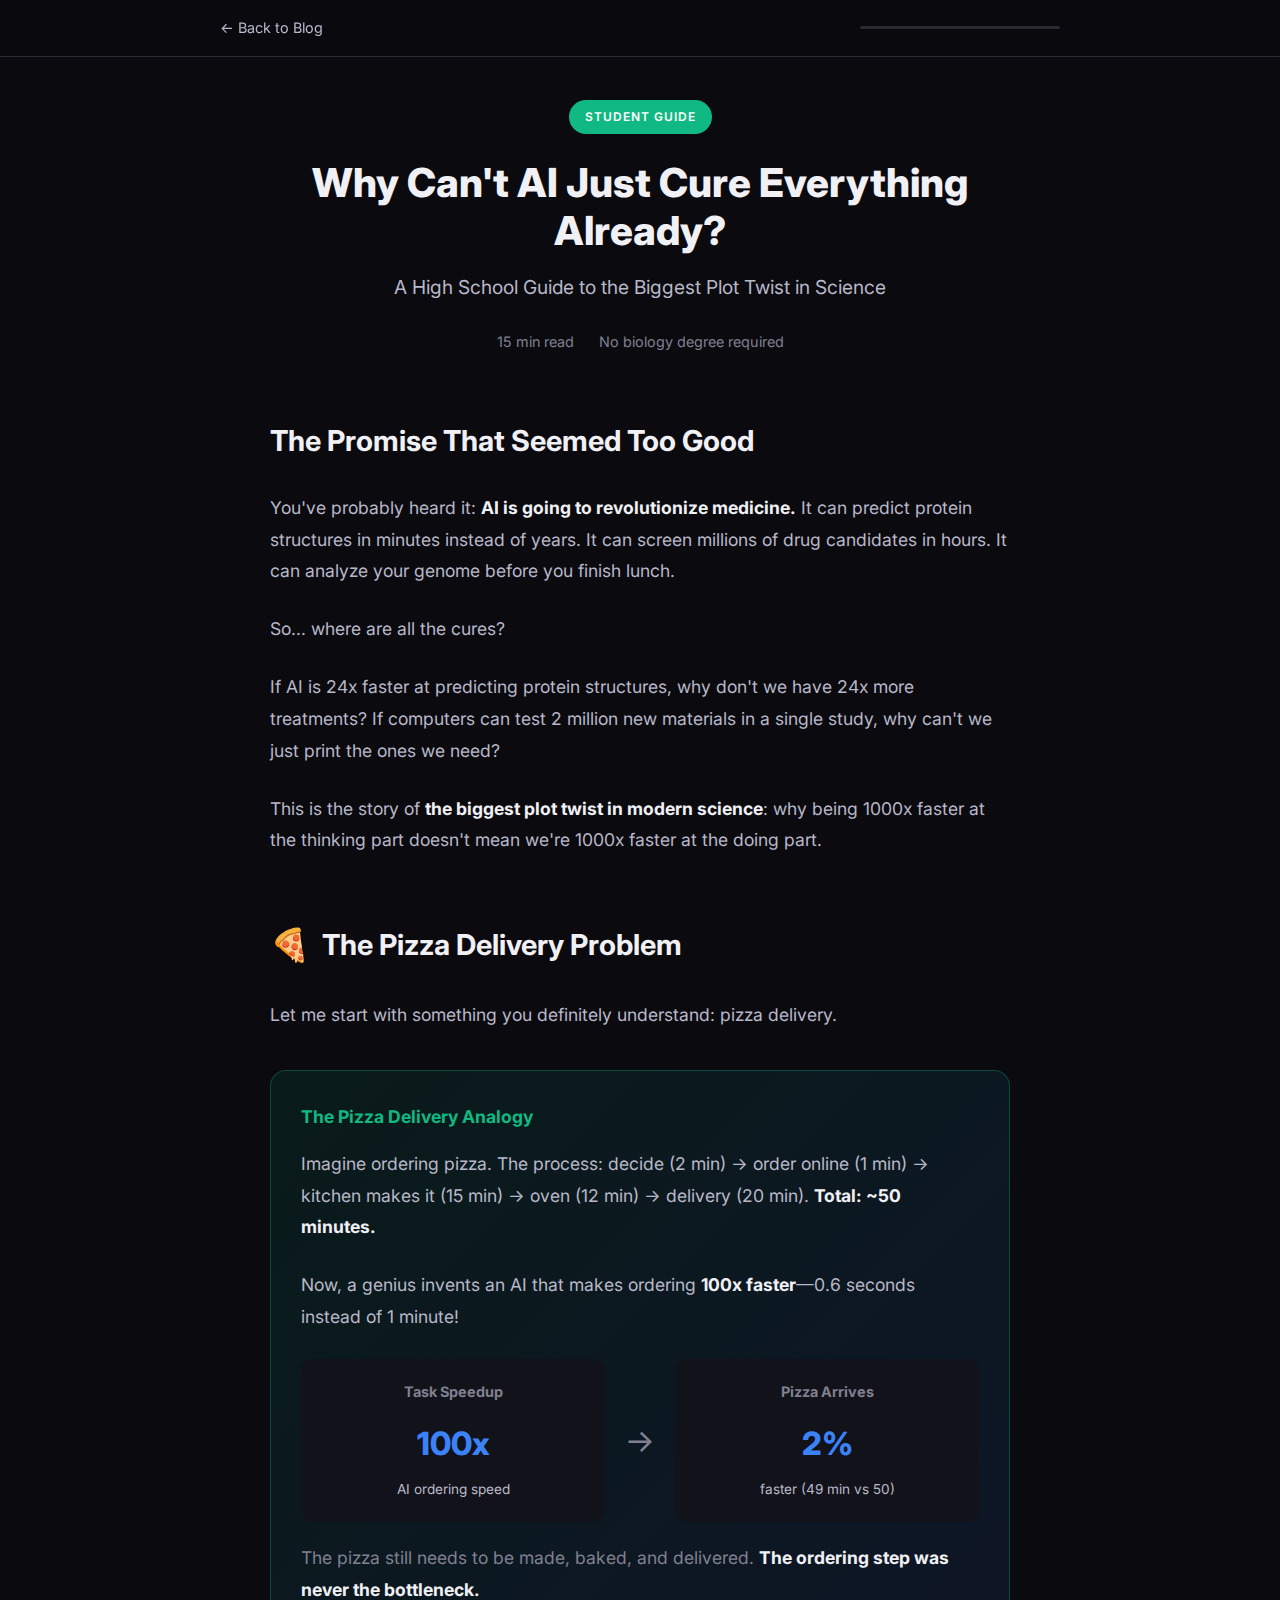
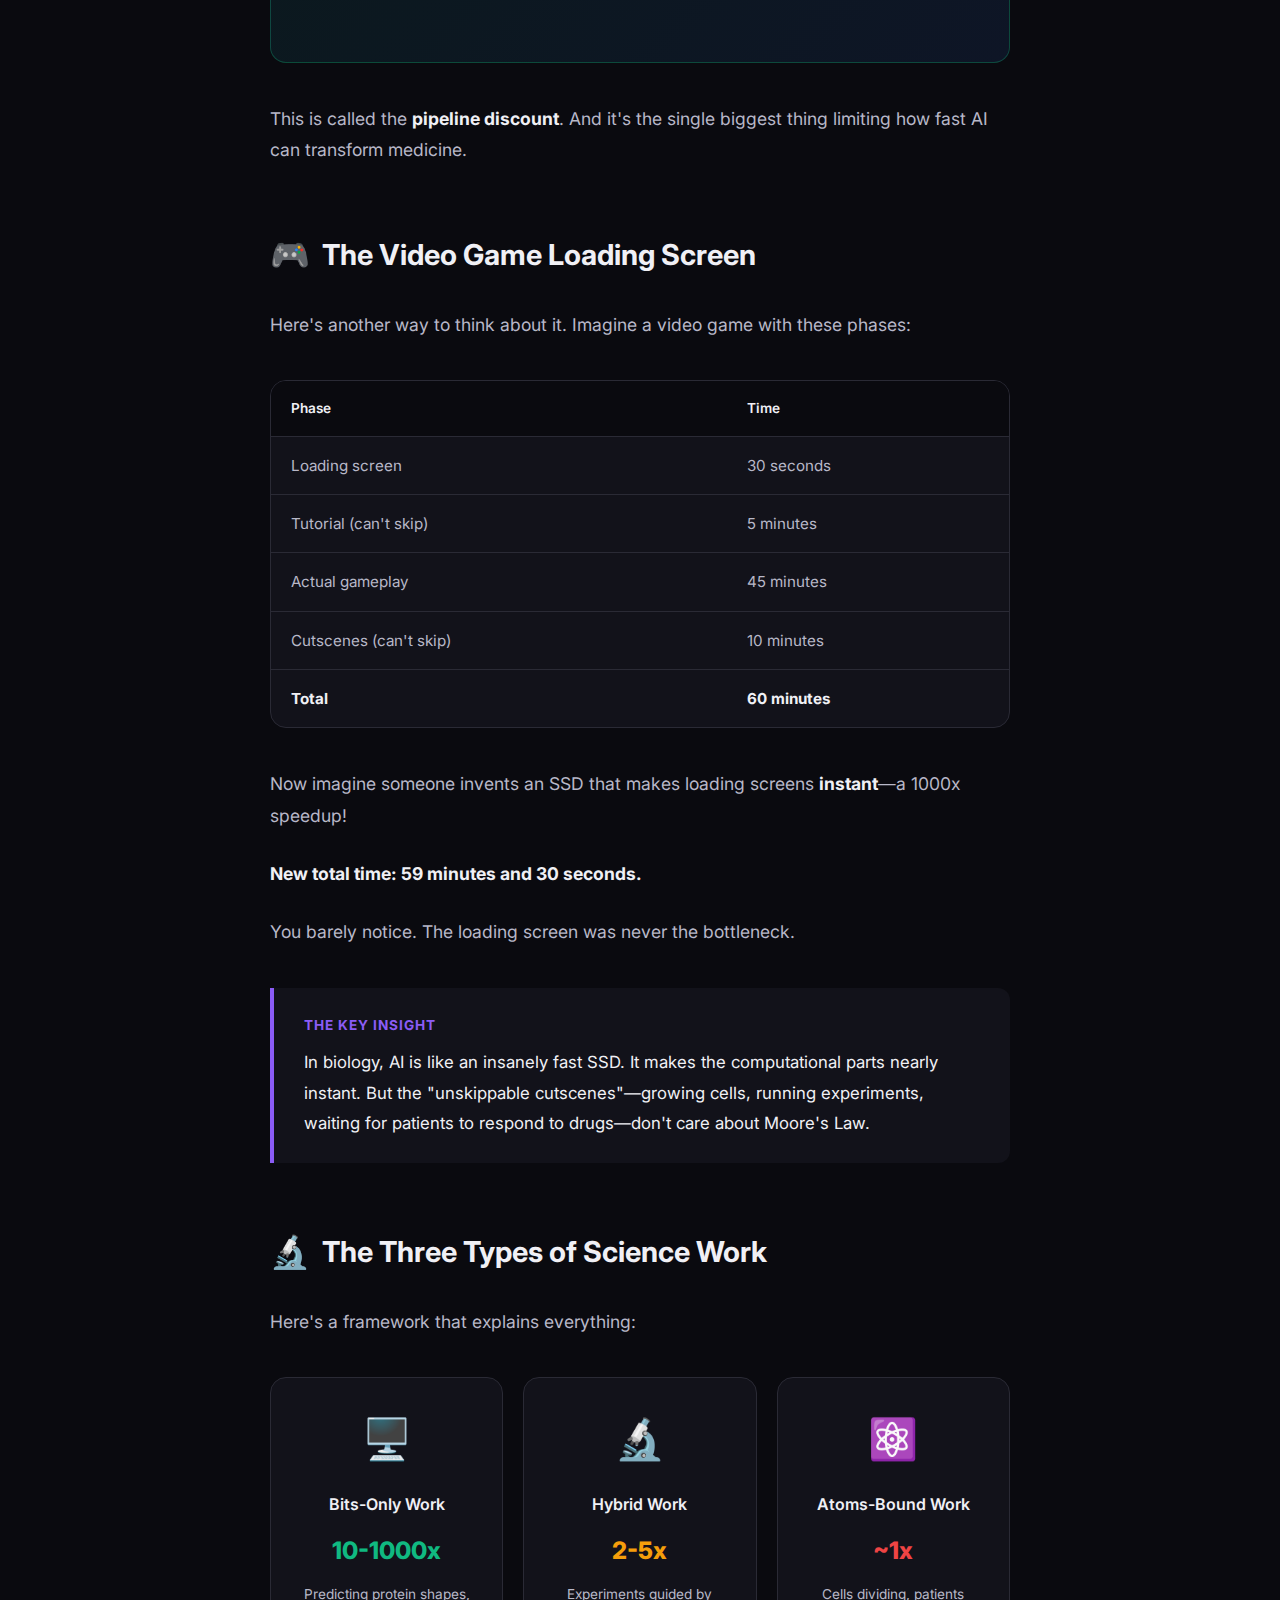
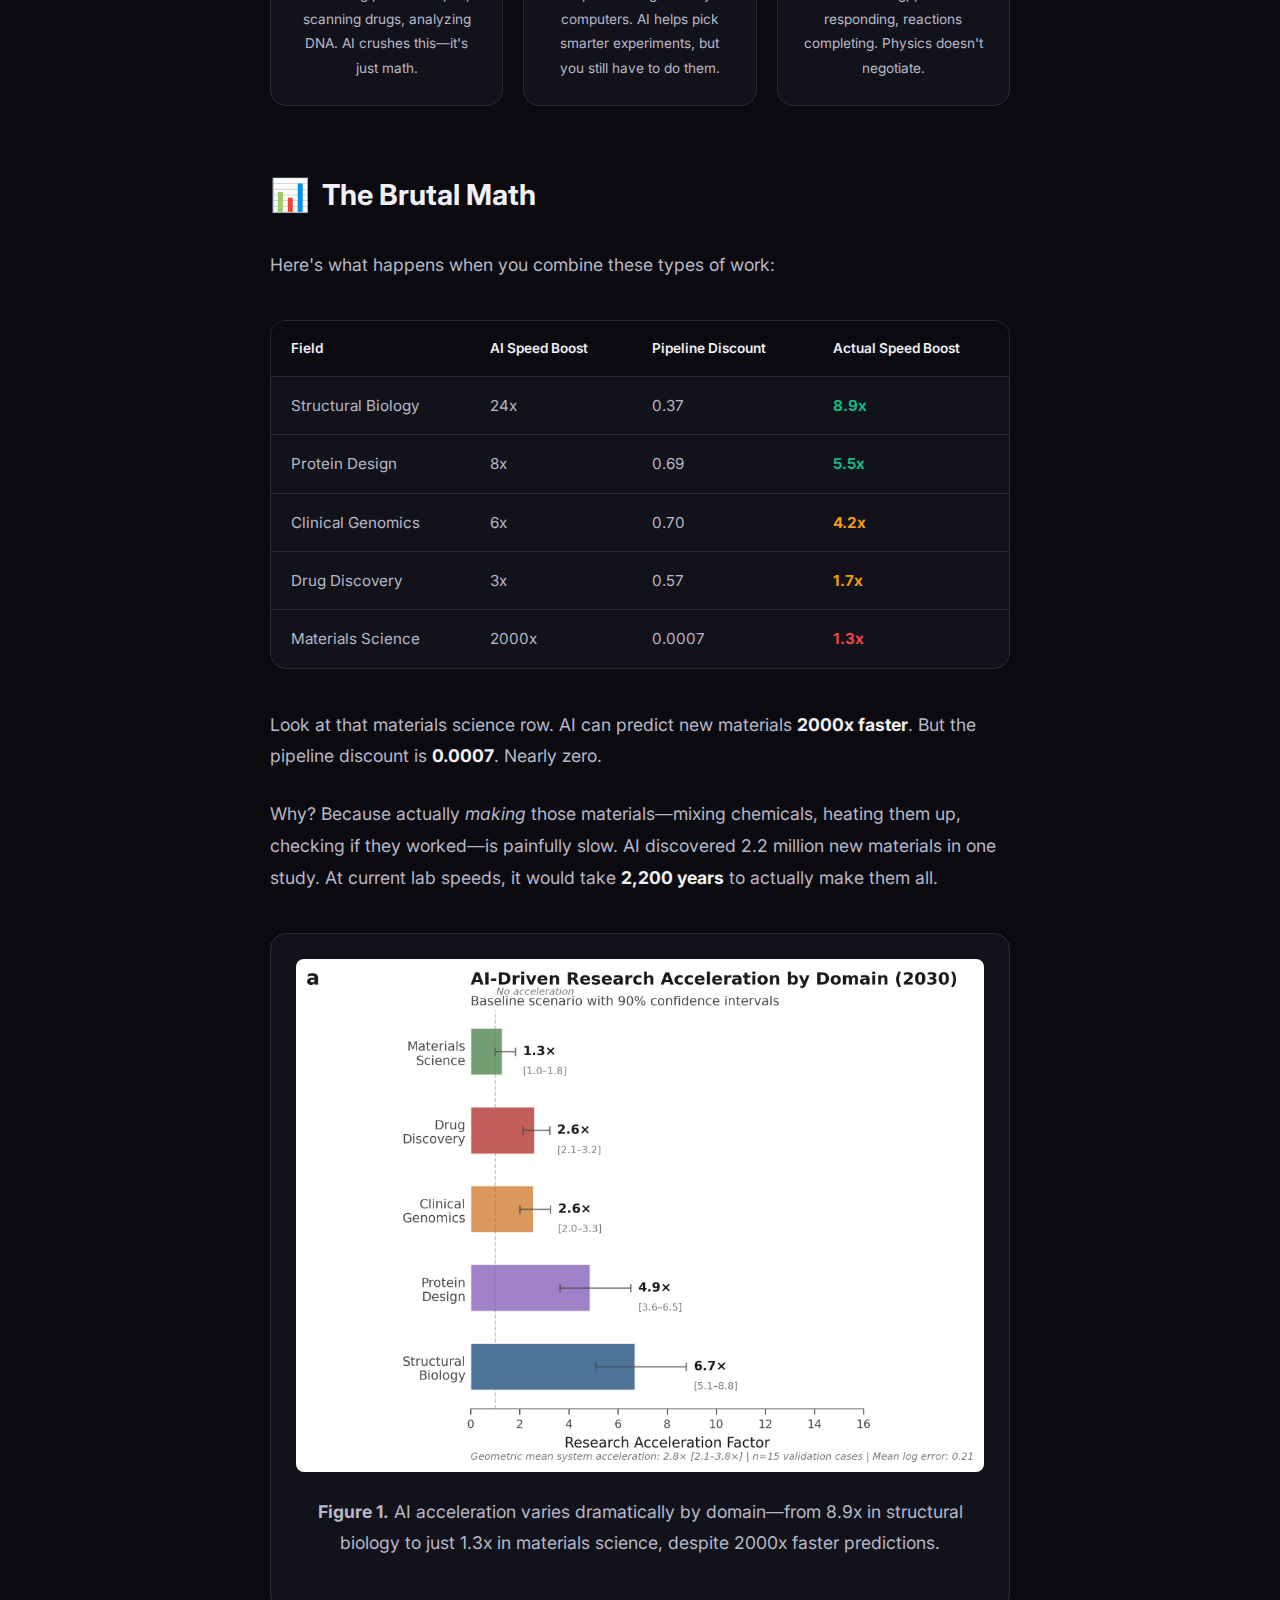
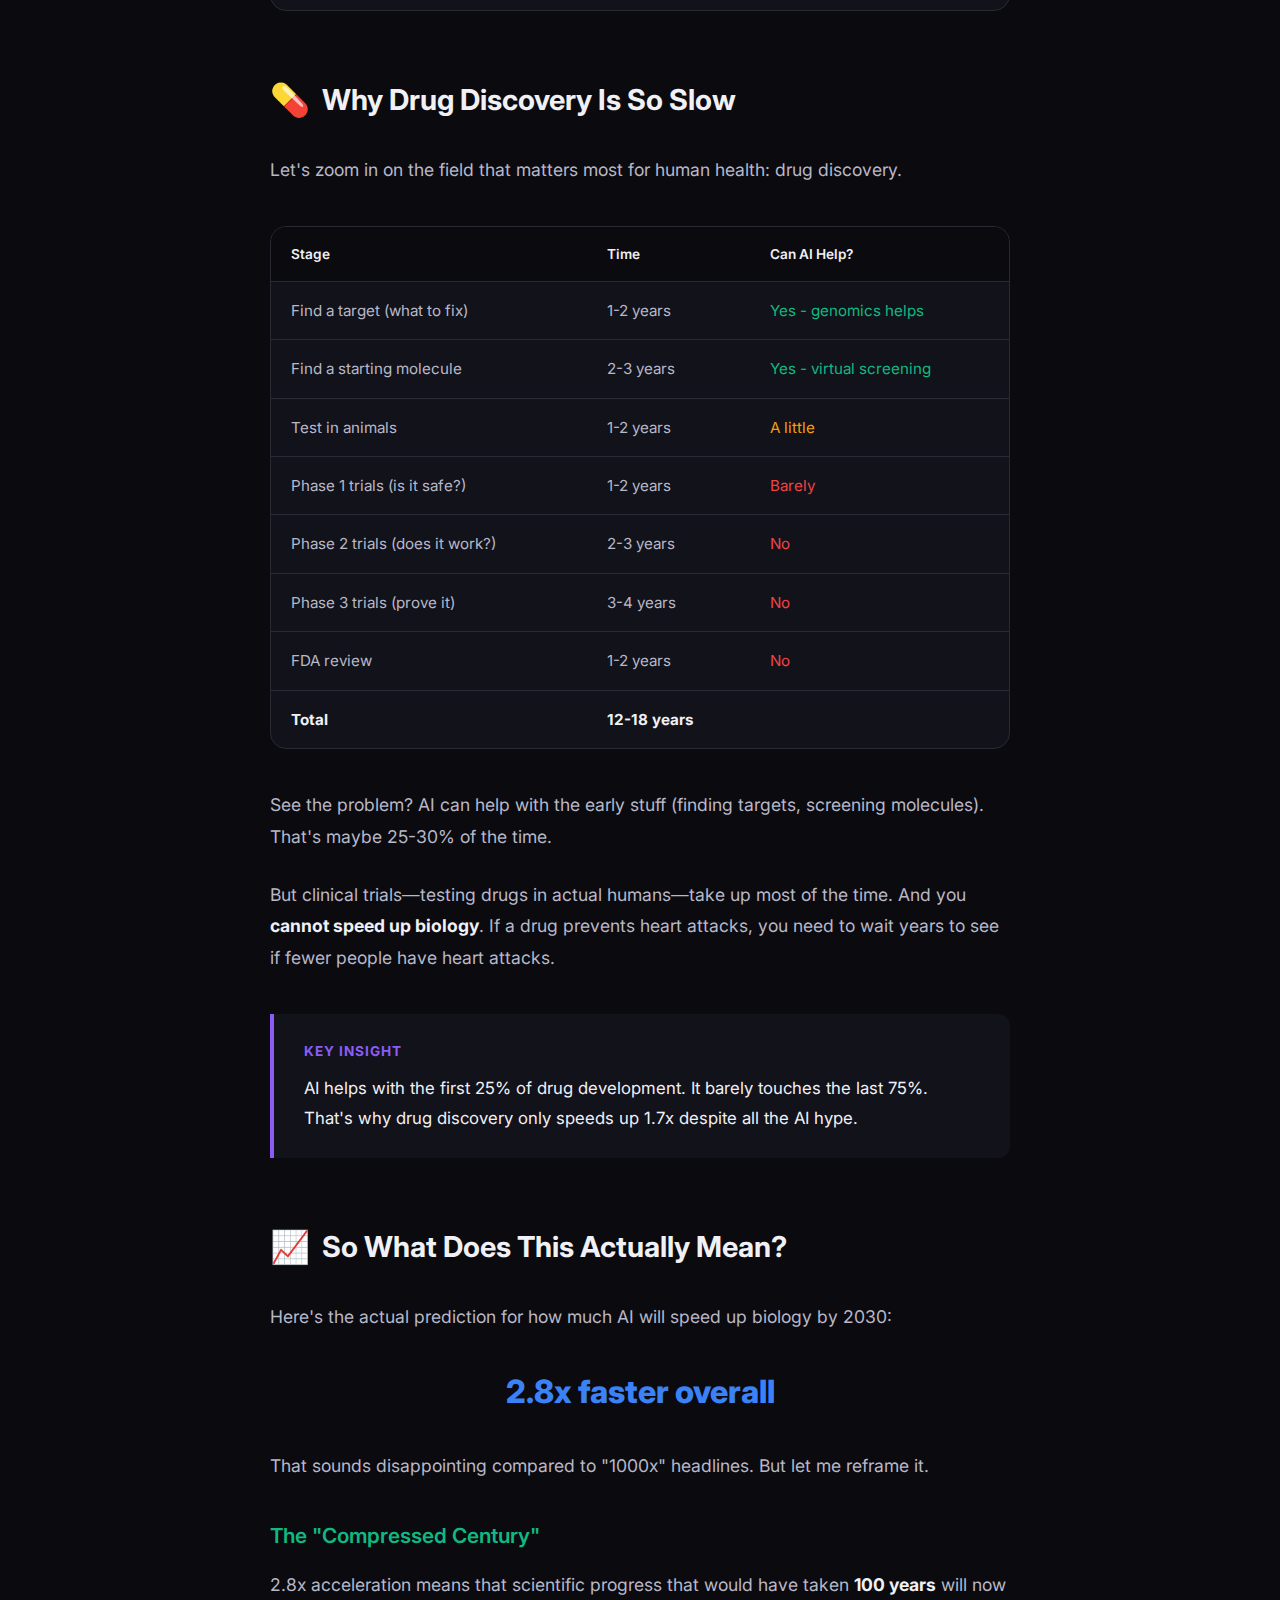
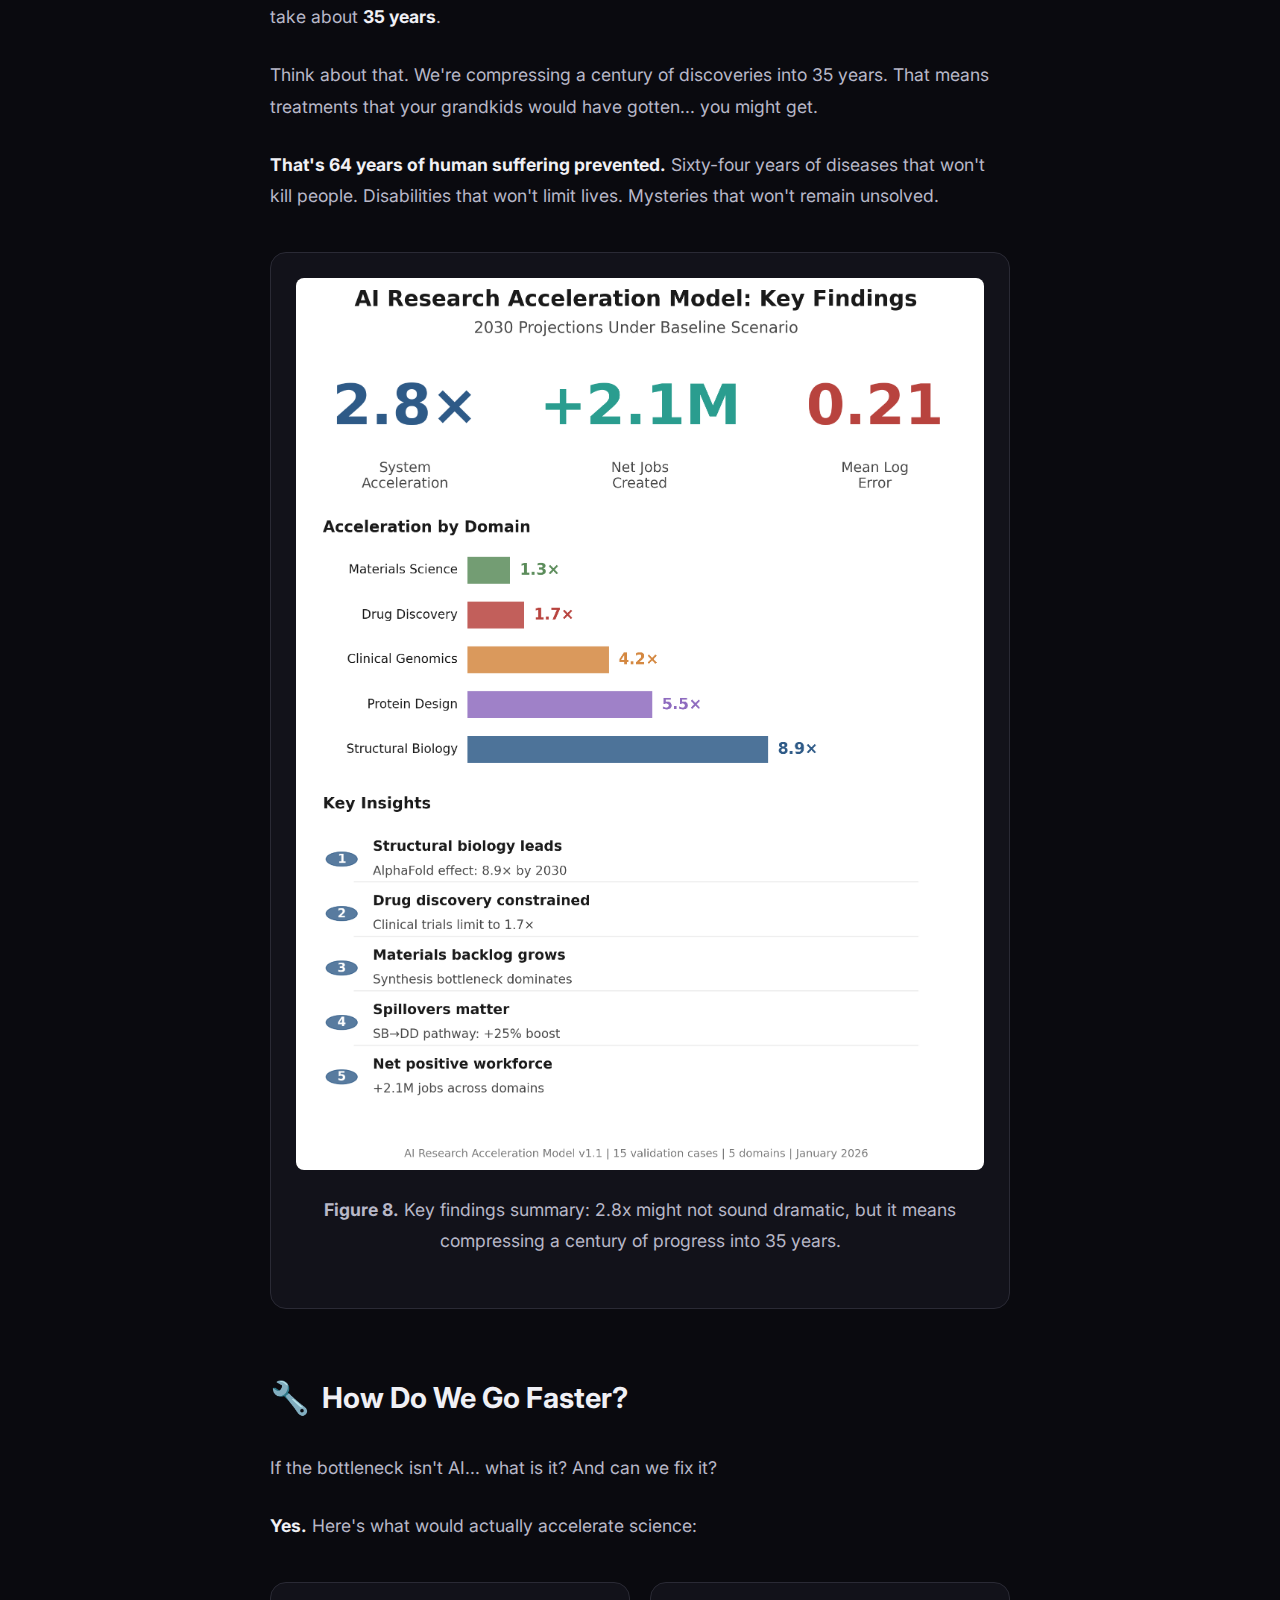
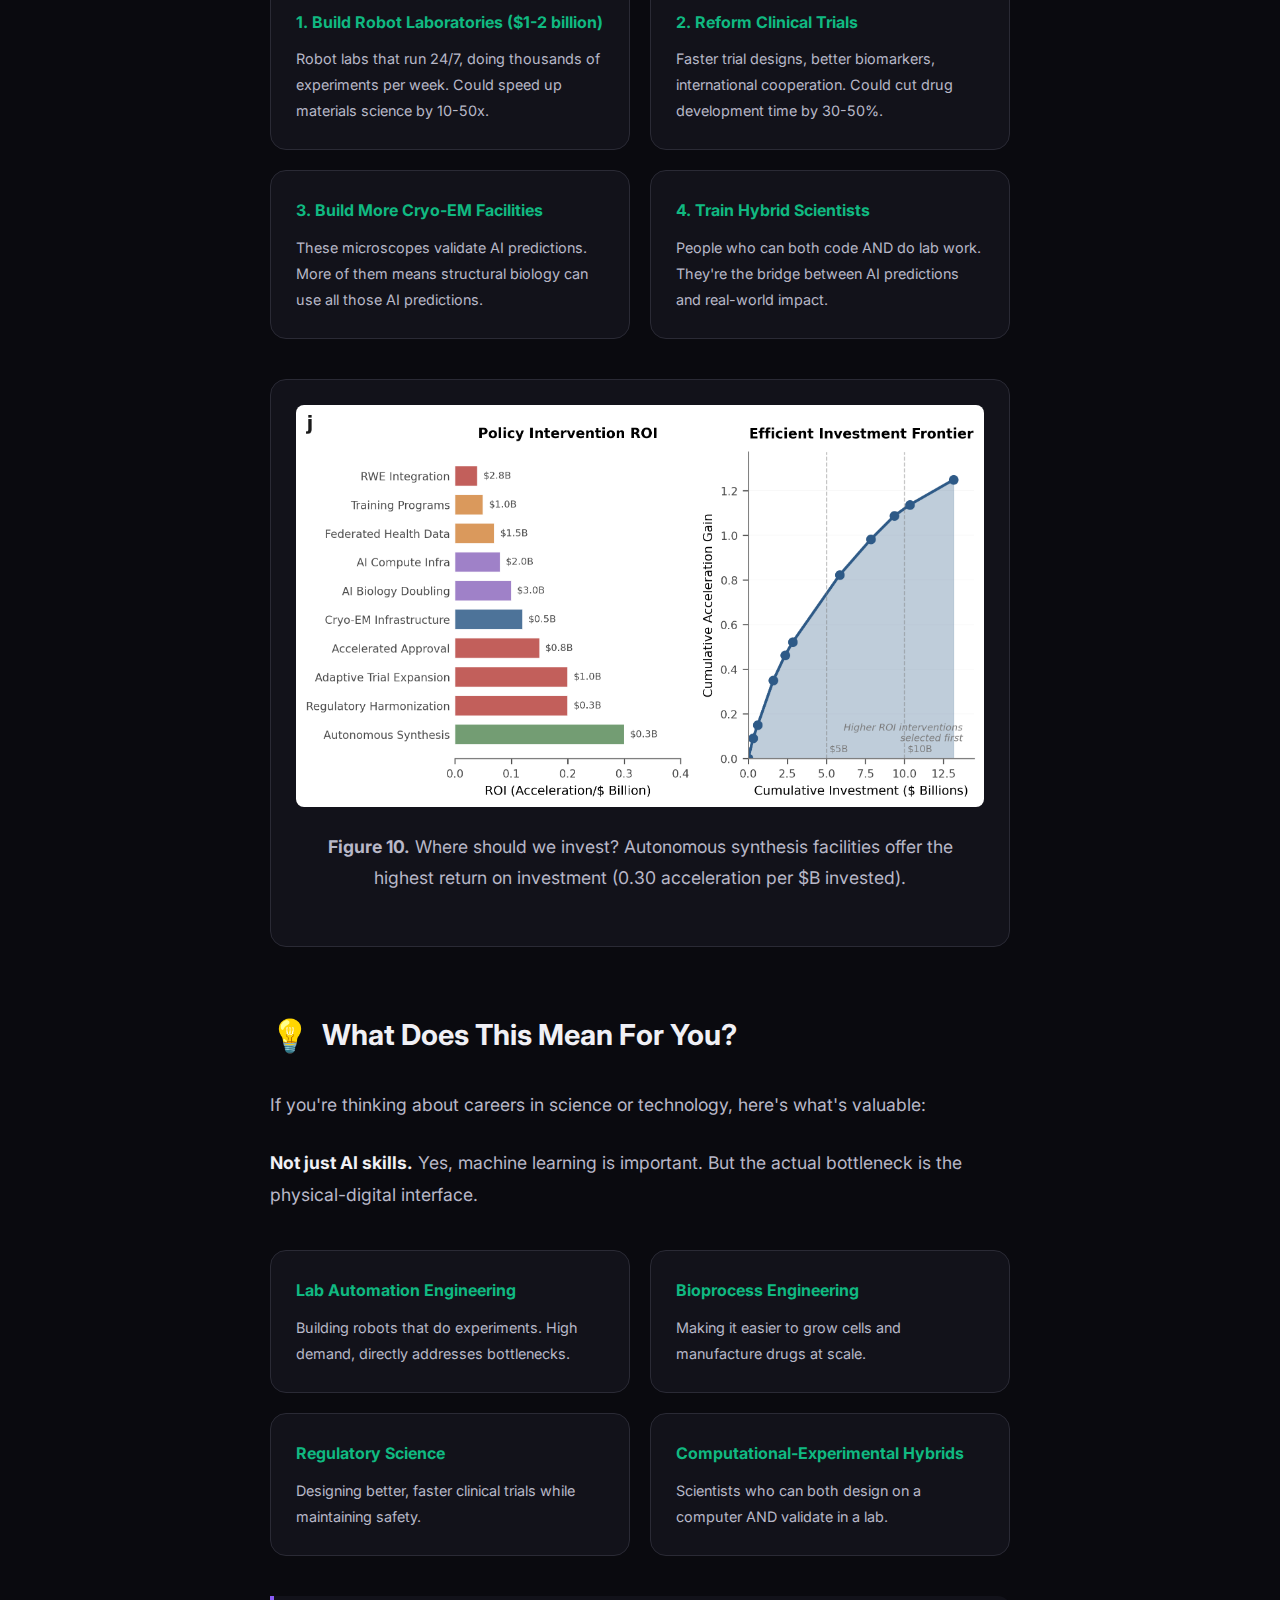
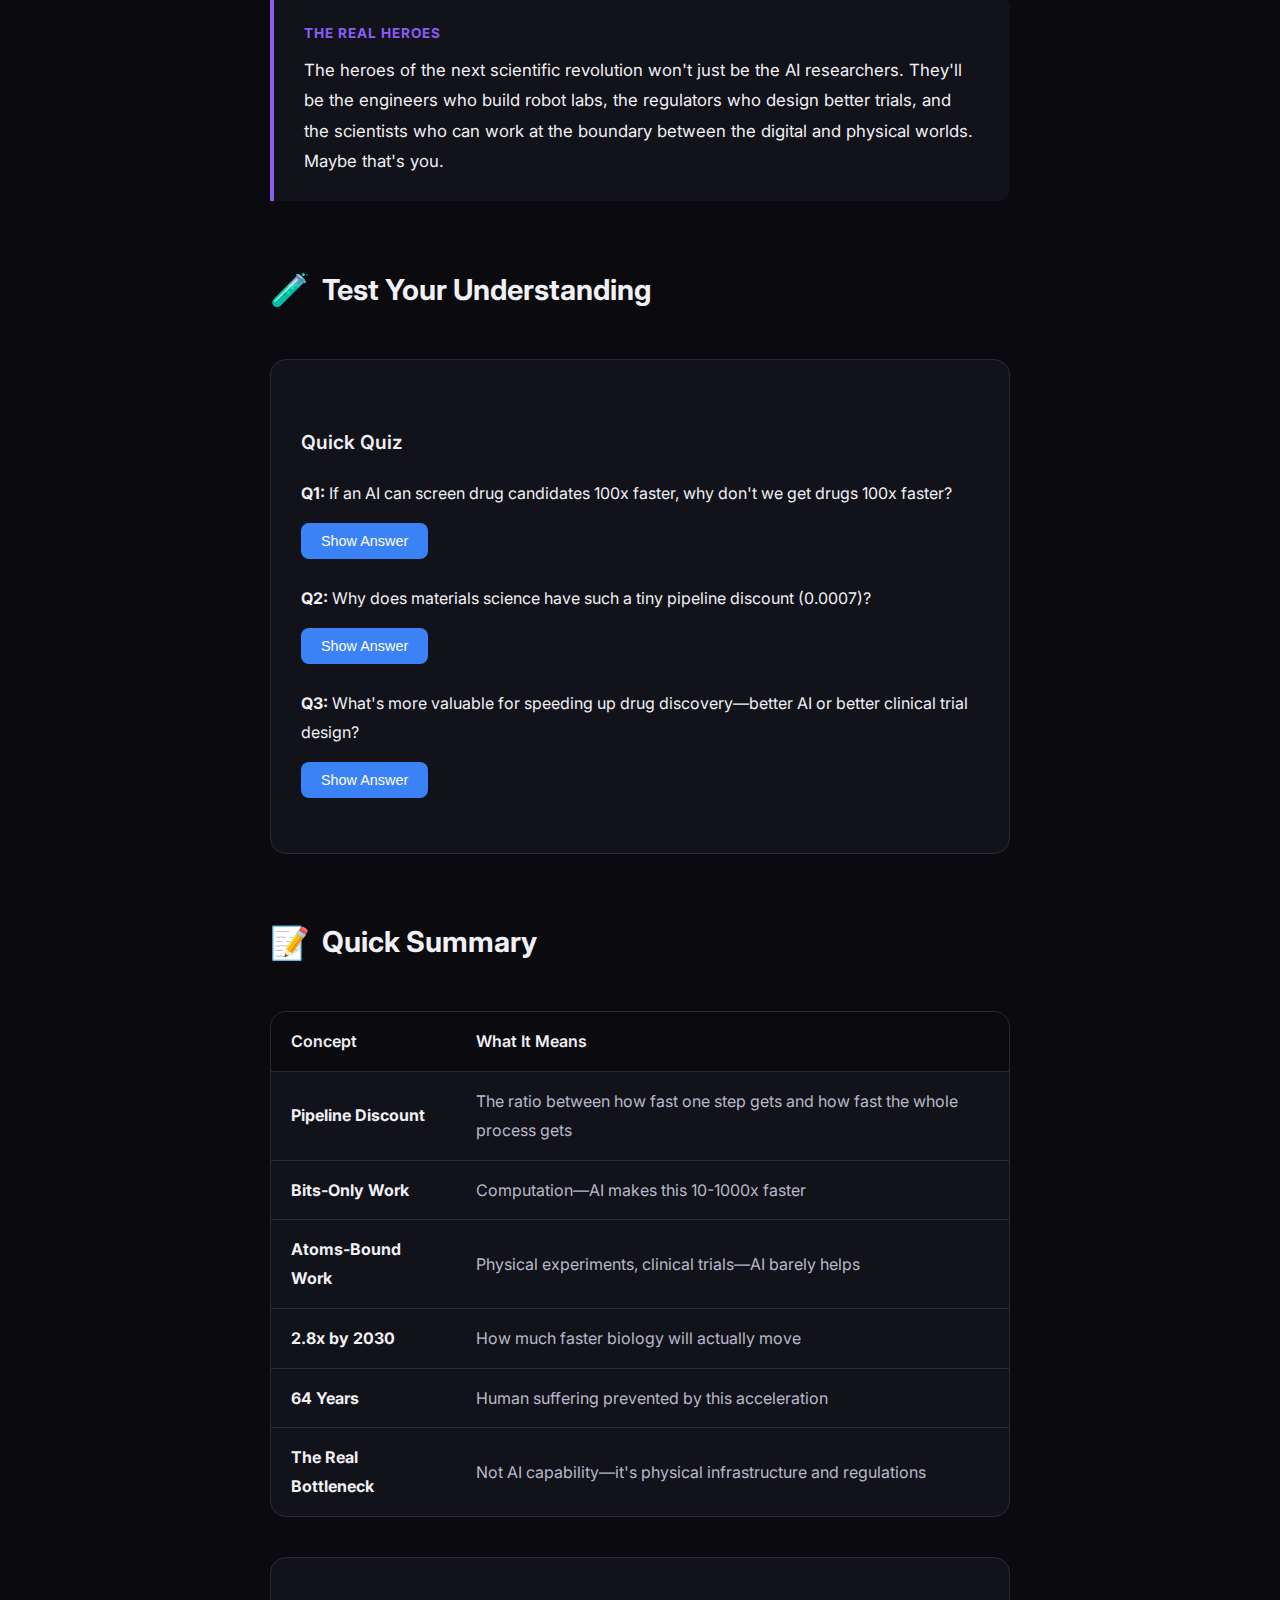
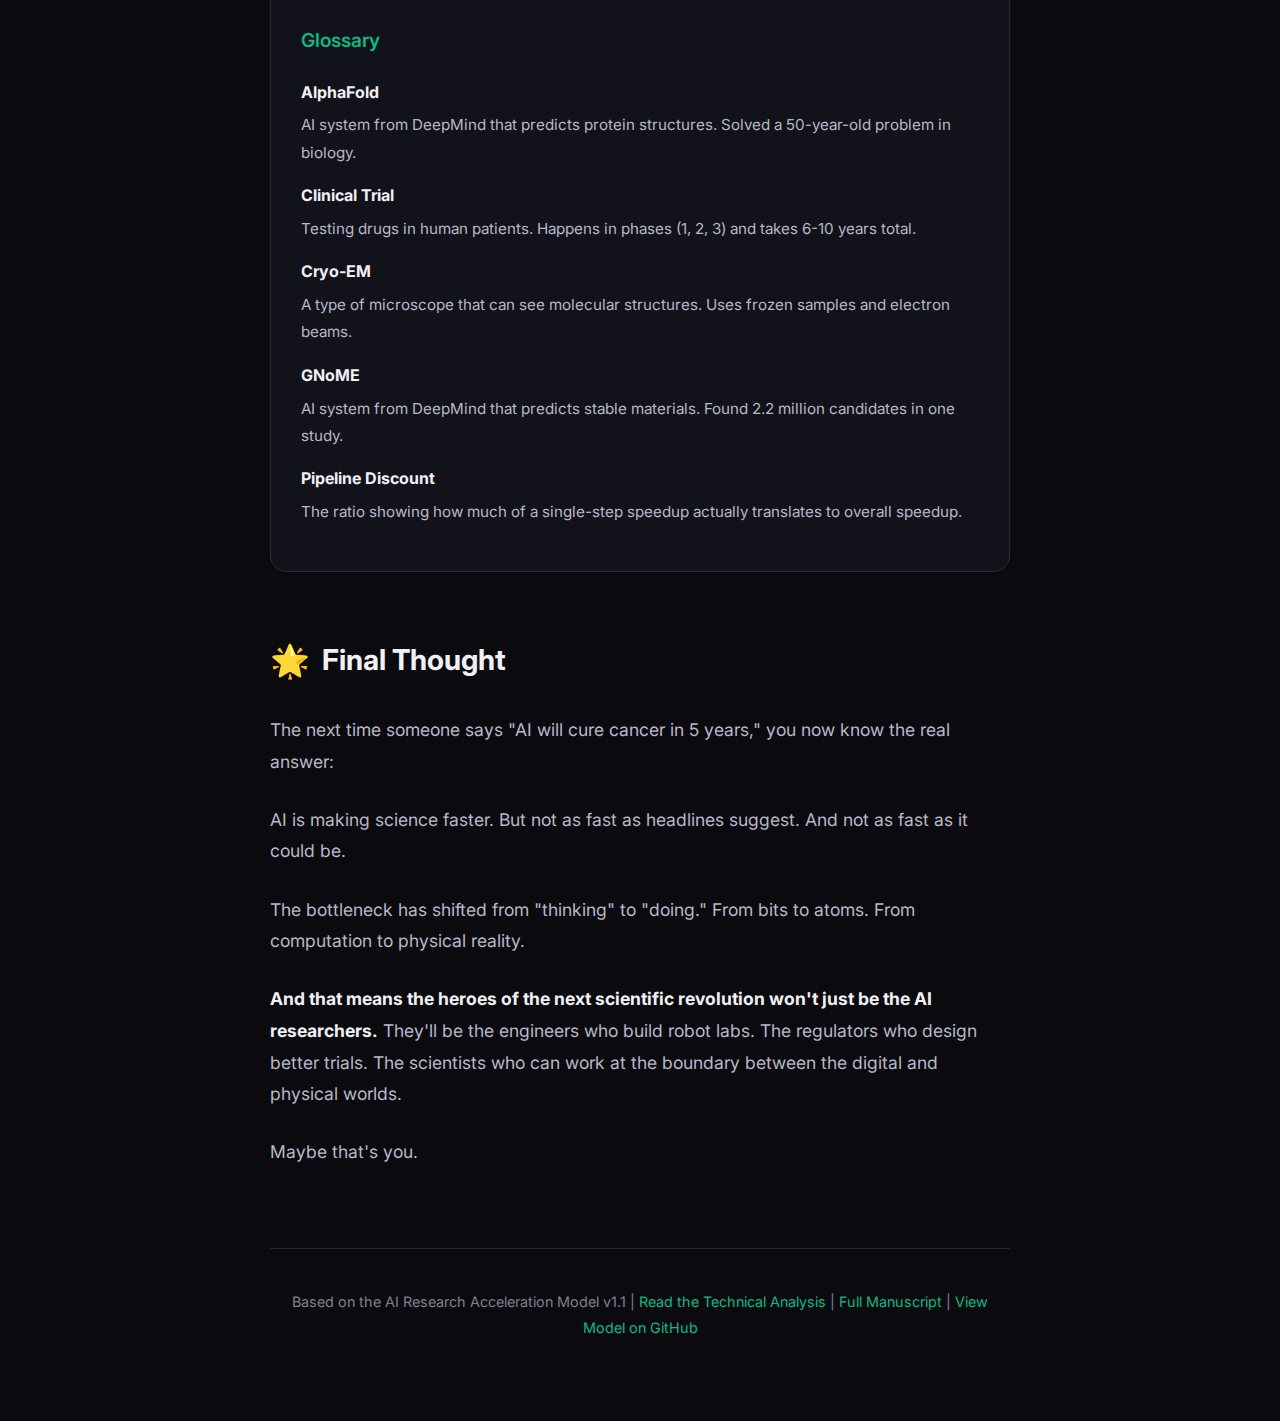
<file: post2_explainer_students.html>
<!DOCTYPE html>
<html lang="en">
<head>
    <meta charset="UTF-8">
    <meta name="viewport" content="width=device-width, initial-scale=1.0">
    <title>Why Can't AI Just Cure Everything Already?</title>
    <meta name="description" content="A high school guide to the biggest plot twist in science. No biology degree required.">

    <link rel="preconnect" href="https://fonts.googleapis.com">
    <link rel="preconnect" href="https://fonts.gstatic.com" crossorigin>
    <link href="https://fonts.googleapis.com/css2?family=Inter:wght@400;500;600;700;800&family=JetBrains+Mono:wght@400;500&display=swap" rel="stylesheet">

    <style>
        :root {
            --bg-dark: #0a0a0f;
            --bg-card: #12121a;
            --bg-hover: #1a1a25;
            --text-primary: #f0f0f5;
            --text-secondary: #b8b8c8;
            --text-muted: #808090;
            --accent-blue: #3b82f6;
            --accent-purple: #8b5cf6;
            --accent-green: #10b981;
            --accent-orange: #f59e0b;
            --accent-red: #ef4444;
            --border-color: #2a2a35;
        }

        * { margin: 0; padding: 0; box-sizing: border-box; }

        body {
            font-family: 'Inter', sans-serif;
            background: var(--bg-dark);
            color: var(--text-primary);
            line-height: 1.8;
        }

        .article-nav {
            position: fixed;
            top: 0;
            left: 0;
            right: 0;
            z-index: 100;
            background: rgba(10, 10, 15, 0.95);
            backdrop-filter: blur(20px);
            border-bottom: 1px solid var(--border-color);
            padding: 15px 0;
        }

        .nav-content {
            max-width: 900px;
            margin: 0 auto;
            padding: 0 30px;
            display: flex;
            justify-content: space-between;
            align-items: center;
        }

        .nav-back {
            color: var(--text-secondary);
            text-decoration: none;
            font-size: 0.9rem;
            transition: color 0.2s;
        }

        .nav-back:hover { color: var(--accent-blue); }

        .nav-progress {
            height: 3px;
            background: var(--border-color);
            border-radius: 2px;
            width: 200px;
            overflow: hidden;
        }

        .nav-progress-bar {
            height: 100%;
            background: var(--accent-green);
            width: 0%;
            transition: width 0.1s;
        }

        .article-container {
            max-width: 800px;
            margin: 0 auto;
            padding: 100px 30px 80px;
        }

        .article-header {
            margin-bottom: 50px;
            text-align: center;
        }

        .article-tag {
            display: inline-block;
            background: var(--accent-green);
            color: white;
            padding: 6px 16px;
            border-radius: 50px;
            font-size: 0.75rem;
            font-weight: 600;
            text-transform: uppercase;
            letter-spacing: 1px;
            margin-bottom: 25px;
        }

        .article-header h1 {
            font-size: 2.5rem;
            font-weight: 800;
            line-height: 1.2;
            margin-bottom: 15px;
        }

        .article-subtitle {
            font-size: 1.2rem;
            color: var(--text-secondary);
            margin-bottom: 25px;
        }

        .article-meta {
            display: flex;
            justify-content: center;
            gap: 25px;
            font-size: 0.9rem;
            color: var(--text-muted);
        }

        /* Content */
        .article-content h2 {
            font-size: 1.8rem;
            font-weight: 700;
            margin-top: 60px;
            margin-bottom: 25px;
            color: var(--text-primary);
        }

        .article-content h3 {
            font-size: 1.3rem;
            font-weight: 600;
            margin-top: 35px;
            margin-bottom: 15px;
            color: var(--accent-green);
        }

        .article-content p {
            margin-bottom: 1.5em;
            font-size: 1.1rem;
            color: var(--text-secondary);
        }

        .article-content strong { color: var(--text-primary); }

        /* Emoji Section Headers */
        .emoji-header {
            display: flex;
            align-items: center;
            gap: 12px;
            font-size: 1.8rem;
            font-weight: 700;
            margin-top: 60px;
            margin-bottom: 25px;
        }

        .emoji-header span {
            font-size: 2rem;
        }

        /* Interactive Analogy Box */
        .analogy-box {
            background: linear-gradient(135deg, rgba(16, 185, 129, 0.1) 0%, rgba(59, 130, 246, 0.1) 100%);
            border: 1px solid rgba(16, 185, 129, 0.3);
            border-radius: 16px;
            padding: 30px;
            margin: 40px 0;
        }

        .analogy-title {
            font-size: 1.1rem;
            font-weight: 700;
            color: var(--accent-green);
            margin-bottom: 15px;
        }

        .analogy-comparison {
            display: grid;
            grid-template-columns: 1fr auto 1fr;
            gap: 20px;
            align-items: center;
            margin-top: 20px;
        }

        .analogy-side {
            background: var(--bg-card);
            padding: 20px;
            border-radius: 12px;
            text-align: center;
        }

        .analogy-side h4 {
            font-size: 0.9rem;
            color: var(--text-muted);
            margin-bottom: 10px;
        }

        .analogy-side .big-number {
            font-size: 2rem;
            font-weight: 800;
            color: var(--accent-blue);
        }

        .analogy-side .label {
            font-size: 0.85rem;
            color: var(--text-secondary);
            margin-top: 5px;
        }

        .analogy-arrow {
            font-size: 2rem;
            color: var(--text-muted);
        }

        /* Data Table */
        .data-table-container {
            background: var(--bg-card);
            border: 1px solid var(--border-color);
            border-radius: 16px;
            overflow: hidden;
            margin: 40px 0;
        }

        .data-table {
            width: 100%;
            border-collapse: collapse;
        }

        .data-table th {
            background: var(--bg-dark);
            padding: 15px 20px;
            text-align: left;
            font-size: 0.85rem;
            font-weight: 600;
            color: var(--text-primary);
            border-bottom: 1px solid var(--border-color);
        }

        .data-table td {
            padding: 15px 20px;
            font-size: 0.95rem;
            color: var(--text-secondary);
            border-bottom: 1px solid var(--border-color);
        }

        .data-table tr:last-child td { border-bottom: none; }
        .data-table tr:hover { background: var(--bg-hover); }

        /* Work Type Cards */
        .work-type-cards {
            display: grid;
            grid-template-columns: repeat(3, 1fr);
            gap: 20px;
            margin: 40px 0;
        }

        .work-type-card {
            background: var(--bg-card);
            border: 1px solid var(--border-color);
            border-radius: 16px;
            padding: 25px;
            text-align: center;
        }

        .work-type-card .icon {
            font-size: 2.5rem;
            margin-bottom: 15px;
        }

        .work-type-card h4 {
            font-size: 1rem;
            font-weight: 600;
            margin-bottom: 10px;
            color: var(--text-primary);
        }

        .work-type-card .speedup {
            font-size: 1.5rem;
            font-weight: 800;
            margin-bottom: 10px;
        }

        .work-type-card .speedup.fast { color: var(--accent-green); }
        .work-type-card .speedup.medium { color: var(--accent-orange); }
        .work-type-card .speedup.slow { color: var(--accent-red); }

        .work-type-card p {
            font-size: 0.85rem;
            color: var(--text-secondary);
            margin: 0;
        }

        /* Key Insight Box */
        .key-insight {
            background: var(--bg-card);
            border-left: 4px solid var(--accent-purple);
            border-radius: 0 12px 12px 0;
            padding: 25px 30px;
            margin: 40px 0;
        }

        .key-insight h4 {
            color: var(--accent-purple);
            font-size: 0.85rem;
            text-transform: uppercase;
            letter-spacing: 1px;
            margin-bottom: 10px;
        }

        .key-insight p {
            color: var(--text-primary);
            font-size: 1.05rem;
            margin: 0;
        }

        /* Figure */
        .figure-container {
            background: var(--bg-card);
            border: 1px solid var(--border-color);
            border-radius: 16px;
            padding: 25px;
            margin: 40px 0;
        }

        .figure-container img {
            width: 100%;
            border-radius: 8px;
            margin-bottom: 15px;
        }

        .figure-caption {
            font-size: 0.9rem;
            color: var(--text-muted);
            text-align: center;
        }

        .figure-caption strong {
            color: var(--text-secondary);
        }

        /* Quiz Section */
        .quiz-section {
            background: var(--bg-card);
            border: 1px solid var(--border-color);
            border-radius: 16px;
            padding: 30px;
            margin: 40px 0;
        }

        .quiz-section h3 {
            font-size: 1.2rem;
            margin-bottom: 20px;
            color: var(--text-primary);
        }

        .quiz-question {
            margin-bottom: 25px;
        }

        .quiz-question p {
            font-size: 1rem;
            color: var(--text-primary);
            margin-bottom: 15px;
        }

        .quiz-answer {
            background: var(--bg-dark);
            border-radius: 8px;
            padding: 15px 20px;
            display: none;
            color: var(--text-secondary);
            font-size: 0.95rem;
        }

        .quiz-answer.show {
            display: block;
        }

        .quiz-toggle {
            background: var(--accent-blue);
            color: white;
            border: none;
            padding: 10px 20px;
            border-radius: 8px;
            font-size: 0.9rem;
            cursor: pointer;
            transition: background 0.2s;
        }

        .quiz-toggle:hover {
            background: var(--accent-purple);
        }

        /* Summary Table */
        .summary-table {
            background: var(--bg-card);
            border: 1px solid var(--border-color);
            border-radius: 16px;
            overflow: hidden;
            margin: 40px 0;
        }

        .summary-table table {
            width: 100%;
            border-collapse: collapse;
        }

        .summary-table th,
        .summary-table td {
            padding: 15px 20px;
            text-align: left;
            border-bottom: 1px solid var(--border-color);
        }

        .summary-table th {
            background: var(--bg-dark);
            font-weight: 600;
            color: var(--text-primary);
        }

        .summary-table td {
            color: var(--text-secondary);
        }

        .summary-table tr:last-child td {
            border-bottom: none;
        }

        /* Glossary */
        .glossary {
            background: var(--bg-card);
            border: 1px solid var(--border-color);
            border-radius: 16px;
            padding: 30px;
            margin: 40px 0;
        }

        .glossary h3 {
            font-size: 1.2rem;
            margin-bottom: 20px;
            color: var(--accent-green);
        }

        .glossary-item {
            margin-bottom: 15px;
        }

        .glossary-item strong {
            color: var(--text-primary);
        }

        .glossary-item p {
            color: var(--text-secondary);
            font-size: 0.95rem;
            margin: 5px 0 0 0;
        }

        /* Career Cards */
        .career-cards {
            display: grid;
            grid-template-columns: repeat(2, 1fr);
            gap: 20px;
            margin: 40px 0;
        }

        .career-card {
            background: var(--bg-card);
            border: 1px solid var(--border-color);
            border-radius: 16px;
            padding: 25px;
        }

        .career-card h4 {
            font-size: 1rem;
            color: var(--accent-green);
            margin-bottom: 10px;
        }

        .career-card p {
            font-size: 0.9rem;
            color: var(--text-secondary);
            margin: 0;
        }

        /* Footer */
        .article-footer {
            margin-top: 80px;
            padding-top: 40px;
            border-top: 1px solid var(--border-color);
            text-align: center;
        }

        .article-footer p {
            color: var(--text-muted);
            font-size: 0.9rem;
        }

        .article-footer a {
            color: var(--accent-green);
            text-decoration: none;
        }

        .article-footer a:hover { text-decoration: underline; }

        /* Responsive */
        @media (max-width: 768px) {
            .article-header h1 { font-size: 1.8rem; }
            .work-type-cards { grid-template-columns: 1fr; }
            .career-cards { grid-template-columns: 1fr; }
            .analogy-comparison { grid-template-columns: 1fr; gap: 10px; }
            .analogy-arrow { transform: rotate(90deg); }
        }
    </style>
</head>
<body>
    <nav class="article-nav">
        <div class="nav-content">
            <a href="blog.html" class="nav-back">← Back to Blog</a>
            <div class="nav-progress">
                <div class="nav-progress-bar" id="progressBar"></div>
            </div>
        </div>
    </nav>

    <article class="article-container">
        <header class="article-header">
            <span class="article-tag">Student Guide</span>
            <h1>Why Can't AI Just Cure Everything Already?</h1>
            <p class="article-subtitle">A High School Guide to the Biggest Plot Twist in Science</p>
            <div class="article-meta">
                <span>15 min read</span>
                <span>No biology degree required</span>
            </div>
        </header>

        <div class="article-content">
            <h2>The Promise That Seemed Too Good</h2>

            <p>You've probably heard it: <strong>AI is going to revolutionize medicine.</strong> It can predict protein structures in minutes instead of years. It can screen millions of drug candidates in hours. It can analyze your genome before you finish lunch.</p>

            <p>So... where are all the cures?</p>

            <p>If AI is 24x faster at predicting protein structures, why don't we have 24x more treatments? If computers can test 2 million new materials in a single study, why can't we just print the ones we need?</p>

            <p>This is the story of <strong>the biggest plot twist in modern science</strong>: why being 1000x faster at the thinking part doesn't mean we're 1000x faster at the doing part.</p>

            <div class="emoji-header">
                <span>🍕</span> The Pizza Delivery Problem
            </div>

            <p>Let me start with something you definitely understand: pizza delivery.</p>

            <div class="analogy-box">
                <div class="analogy-title">The Pizza Delivery Analogy</div>
                <p>Imagine ordering pizza. The process: decide (2 min) → order online (1 min) → kitchen makes it (15 min) → oven (12 min) → delivery (20 min). <strong>Total: ~50 minutes.</strong></p>

                <p>Now, a genius invents an AI that makes ordering <strong>100x faster</strong>—0.6 seconds instead of 1 minute!</p>

                <div class="analogy-comparison">
                    <div class="analogy-side">
                        <h4>Task Speedup</h4>
                        <div class="big-number">100x</div>
                        <div class="label">AI ordering speed</div>
                    </div>
                    <div class="analogy-arrow">→</div>
                    <div class="analogy-side">
                        <h4>Pizza Arrives</h4>
                        <div class="big-number">2%</div>
                        <div class="label">faster (49 min vs 50)</div>
                    </div>
                </div>

                <p style="margin-top: 20px; color: var(--text-muted);">The pizza still needs to be made, baked, and delivered. <strong>The ordering step was never the bottleneck.</strong></p>
            </div>

            <p>This is called the <strong>pipeline discount</strong>. And it's the single biggest thing limiting how fast AI can transform medicine.</p>

            <div class="emoji-header">
                <span>🎮</span> The Video Game Loading Screen
            </div>

            <p>Here's another way to think about it. Imagine a video game with these phases:</p>

            <div class="data-table-container">
                <table class="data-table">
                    <thead>
                        <tr>
                            <th>Phase</th>
                            <th>Time</th>
                        </tr>
                    </thead>
                    <tbody>
                        <tr><td>Loading screen</td><td>30 seconds</td></tr>
                        <tr><td>Tutorial (can't skip)</td><td>5 minutes</td></tr>
                        <tr><td>Actual gameplay</td><td>45 minutes</td></tr>
                        <tr><td>Cutscenes (can't skip)</td><td>10 minutes</td></tr>
                        <tr><td><strong>Total</strong></td><td><strong>60 minutes</strong></td></tr>
                    </tbody>
                </table>
            </div>

            <p>Now imagine someone invents an SSD that makes loading screens <strong>instant</strong>—a 1000x speedup!</p>

            <p><strong>New total time: 59 minutes and 30 seconds.</strong></p>

            <p>You barely notice. The loading screen was never the bottleneck.</p>

            <div class="key-insight">
                <h4>The Key Insight</h4>
                <p>In biology, AI is like an insanely fast SSD. It makes the computational parts nearly instant. But the "unskippable cutscenes"—growing cells, running experiments, waiting for patients to respond to drugs—don't care about Moore's Law.</p>
            </div>

            <div class="emoji-header">
                <span>🔬</span> The Three Types of Science Work
            </div>

            <p>Here's a framework that explains everything:</p>

            <div class="work-type-cards">
                <div class="work-type-card">
                    <div class="icon">🖥️</div>
                    <h4>Bits-Only Work</h4>
                    <div class="speedup fast">10-1000x</div>
                    <p>Predicting protein shapes, scanning drugs, analyzing DNA. AI crushes this—it's just math.</p>
                </div>
                <div class="work-type-card">
                    <div class="icon">🔬</div>
                    <h4>Hybrid Work</h4>
                    <div class="speedup medium">2-5x</div>
                    <p>Experiments guided by computers. AI helps pick smarter experiments, but you still have to do them.</p>
                </div>
                <div class="work-type-card">
                    <div class="icon">⚛️</div>
                    <h4>Atoms-Bound Work</h4>
                    <div class="speedup slow">~1x</div>
                    <p>Cells dividing, patients responding, reactions completing. Physics doesn't negotiate.</p>
                </div>
            </div>

            <div class="emoji-header">
                <span>📊</span> The Brutal Math
            </div>

            <p>Here's what happens when you combine these types of work:</p>

            <div class="data-table-container">
                <table class="data-table">
                    <thead>
                        <tr>
                            <th>Field</th>
                            <th>AI Speed Boost</th>
                            <th>Pipeline Discount</th>
                            <th>Actual Speed Boost</th>
                        </tr>
                    </thead>
                    <tbody>
                        <tr>
                            <td>Structural Biology</td>
                            <td>24x</td>
                            <td>0.37</td>
                            <td><strong style="color: var(--accent-green);">8.9x</strong></td>
                        </tr>
                        <tr>
                            <td>Protein Design</td>
                            <td>8x</td>
                            <td>0.69</td>
                            <td><strong style="color: var(--accent-green);">5.5x</strong></td>
                        </tr>
                        <tr>
                            <td>Clinical Genomics</td>
                            <td>6x</td>
                            <td>0.70</td>
                            <td><strong style="color: var(--accent-orange);">4.2x</strong></td>
                        </tr>
                        <tr>
                            <td>Drug Discovery</td>
                            <td>3x</td>
                            <td>0.57</td>
                            <td><strong style="color: var(--accent-orange);">1.7x</strong></td>
                        </tr>
                        <tr>
                            <td>Materials Science</td>
                            <td>2000x</td>
                            <td>0.0007</td>
                            <td><strong style="color: var(--accent-red);">1.3x</strong></td>
                        </tr>
                    </tbody>
                </table>
            </div>

            <p>Look at that materials science row. AI can predict new materials <strong>2000x faster</strong>. But the pipeline discount is <strong>0.0007</strong>. Nearly zero.</p>

            <p>Why? Because actually <em>making</em> those materials—mixing chemicals, heating them up, checking if they worked—is painfully slow. AI discovered 2.2 million new materials in one study. At current lab speeds, it would take <strong>2,200 years</strong> to actually make them all.</p>

            <!-- Figure 1 -->
            <div class="figure-container">
                <img src="figures/fig1_domain_overview.png" alt="AI acceleration by domain showing structural biology leading at 8.9x and materials science trailing at 1.3x">
                <p class="figure-caption"><strong>Figure 1.</strong> AI acceleration varies dramatically by domain—from 8.9x in structural biology to just 1.3x in materials science, despite 2000x faster predictions.</p>
            </div>

            <div class="emoji-header">
                <span>💊</span> Why Drug Discovery Is So Slow
            </div>

            <p>Let's zoom in on the field that matters most for human health: drug discovery.</p>

            <div class="data-table-container">
                <table class="data-table">
                    <thead>
                        <tr>
                            <th>Stage</th>
                            <th>Time</th>
                            <th>Can AI Help?</th>
                        </tr>
                    </thead>
                    <tbody>
                        <tr>
                            <td>Find a target (what to fix)</td>
                            <td>1-2 years</td>
                            <td style="color: var(--accent-green);">Yes - genomics helps</td>
                        </tr>
                        <tr>
                            <td>Find a starting molecule</td>
                            <td>2-3 years</td>
                            <td style="color: var(--accent-green);">Yes - virtual screening</td>
                        </tr>
                        <tr>
                            <td>Test in animals</td>
                            <td>1-2 years</td>
                            <td style="color: var(--accent-orange);">A little</td>
                        </tr>
                        <tr>
                            <td>Phase 1 trials (is it safe?)</td>
                            <td>1-2 years</td>
                            <td style="color: var(--accent-red);">Barely</td>
                        </tr>
                        <tr>
                            <td>Phase 2 trials (does it work?)</td>
                            <td>2-3 years</td>
                            <td style="color: var(--accent-red);">No</td>
                        </tr>
                        <tr>
                            <td>Phase 3 trials (prove it)</td>
                            <td>3-4 years</td>
                            <td style="color: var(--accent-red);">No</td>
                        </tr>
                        <tr>
                            <td>FDA review</td>
                            <td>1-2 years</td>
                            <td style="color: var(--accent-red);">No</td>
                        </tr>
                        <tr>
                            <td><strong>Total</strong></td>
                            <td><strong>12-18 years</strong></td>
                            <td></td>
                        </tr>
                    </tbody>
                </table>
            </div>

            <p>See the problem? AI can help with the early stuff (finding targets, screening molecules). That's maybe 25-30% of the time.</p>

            <p>But clinical trials—testing drugs in actual humans—take up most of the time. And you <strong>cannot speed up biology</strong>. If a drug prevents heart attacks, you need to wait years to see if fewer people have heart attacks.</p>

            <div class="key-insight">
                <h4>Key Insight</h4>
                <p>AI helps with the first 25% of drug development. It barely touches the last 75%. That's why drug discovery only speeds up 1.7x despite all the AI hype.</p>
            </div>

            <div class="emoji-header">
                <span>📈</span> So What Does This Actually Mean?
            </div>

            <p>Here's the actual prediction for how much AI will speed up biology by 2030:</p>

            <p style="font-size: 2rem; font-weight: 800; text-align: center; color: var(--accent-blue); margin: 30px 0;">2.8x faster overall</p>

            <p>That sounds disappointing compared to "1000x" headlines. But let me reframe it.</p>

            <h3>The "Compressed Century"</h3>

            <p>2.8x acceleration means that scientific progress that would have taken <strong>100 years</strong> will now take about <strong>35 years</strong>.</p>

            <p>Think about that. We're compressing a century of discoveries into 35 years. That means treatments that your grandkids would have gotten... you might get.</p>

            <p><strong>That's 64 years of human suffering prevented.</strong> Sixty-four years of diseases that won't kill people. Disabilities that won't limit lives. Mysteries that won't remain unsolved.</p>

            <!-- Figure 8: Summary -->
            <div class="figure-container">
                <img src="figures/fig8_summary.png" alt="Summary infographic showing 2.8x acceleration, 64 years compressed, and key insights">
                <p class="figure-caption"><strong>Figure 8.</strong> Key findings summary: 2.8x might not sound dramatic, but it means compressing a century of progress into 35 years.</p>
            </div>

            <div class="emoji-header">
                <span>🔧</span> How Do We Go Faster?
            </div>

            <p>If the bottleneck isn't AI... what is it? And can we fix it?</p>

            <p><strong>Yes.</strong> Here's what would actually accelerate science:</p>

            <div class="career-cards">
                <div class="career-card">
                    <h4>1. Build Robot Laboratories ($1-2 billion)</h4>
                    <p>Robot labs that run 24/7, doing thousands of experiments per week. Could speed up materials science by 10-50x.</p>
                </div>
                <div class="career-card">
                    <h4>2. Reform Clinical Trials</h4>
                    <p>Faster trial designs, better biomarkers, international cooperation. Could cut drug development time by 30-50%.</p>
                </div>
                <div class="career-card">
                    <h4>3. Build More Cryo-EM Facilities</h4>
                    <p>These microscopes validate AI predictions. More of them means structural biology can use all those AI predictions.</p>
                </div>
                <div class="career-card">
                    <h4>4. Train Hybrid Scientists</h4>
                    <p>People who can both code AND do lab work. They're the bridge between AI predictions and real-world impact.</p>
                </div>
            </div>

            <!-- Figure 10: Policy ROI -->
            <div class="figure-container">
                <img src="figures/fig10_policy_roi.png" alt="Policy ROI analysis showing highest returns from autonomous synthesis facilities">
                <p class="figure-caption"><strong>Figure 10.</strong> Where should we invest? Autonomous synthesis facilities offer the highest return on investment (0.30 acceleration per $B invested).</p>
            </div>

            <div class="emoji-header">
                <span>💡</span> What Does This Mean For You?
            </div>

            <p>If you're thinking about careers in science or technology, here's what's valuable:</p>

            <p><strong>Not just AI skills.</strong> Yes, machine learning is important. But the actual bottleneck is the physical-digital interface.</p>

            <div class="career-cards">
                <div class="career-card">
                    <h4>Lab Automation Engineering</h4>
                    <p>Building robots that do experiments. High demand, directly addresses bottlenecks.</p>
                </div>
                <div class="career-card">
                    <h4>Bioprocess Engineering</h4>
                    <p>Making it easier to grow cells and manufacture drugs at scale.</p>
                </div>
                <div class="career-card">
                    <h4>Regulatory Science</h4>
                    <p>Designing better, faster clinical trials while maintaining safety.</p>
                </div>
                <div class="career-card">
                    <h4>Computational-Experimental Hybrids</h4>
                    <p>Scientists who can both design on a computer AND validate in a lab.</p>
                </div>
            </div>

            <div class="key-insight">
                <h4>The Real Heroes</h4>
                <p>The heroes of the next scientific revolution won't just be the AI researchers. They'll be the engineers who build robot labs, the regulators who design better trials, and the scientists who can work at the boundary between the digital and physical worlds. Maybe that's you.</p>
            </div>

            <div class="emoji-header">
                <span>🧪</span> Test Your Understanding
            </div>

            <div class="quiz-section">
                <h3>Quick Quiz</h3>

                <div class="quiz-question">
                    <p><strong>Q1:</strong> If an AI can screen drug candidates 100x faster, why don't we get drugs 100x faster?</p>
                    <button class="quiz-toggle" onclick="toggleAnswer('a1')">Show Answer</button>
                    <div class="quiz-answer" id="a1">
                        Because drug screening is only one step in a long pipeline. Clinical trials (testing in humans) take 8-10 years and can't be sped up by AI. The 100x speedup on screening might translate to only 1.5-2x speedup overall.
                    </div>
                </div>

                <div class="quiz-question">
                    <p><strong>Q2:</strong> Why does materials science have such a tiny pipeline discount (0.0007)?</p>
                    <button class="quiz-toggle" onclick="toggleAnswer('a2')">Show Answer</button>
                    <div class="quiz-answer" id="a2">
                        Because AI can predict millions of materials instantly, but actually making them in a lab is extremely slow. The A-Lab can only synthesize ~1,000 materials per year. GNoME predicted 2.2 million—it would take 2,200 years to make them all. The bottleneck is entirely physical synthesis, not prediction.
                    </div>
                </div>

                <div class="quiz-question">
                    <p><strong>Q3:</strong> What's more valuable for speeding up drug discovery—better AI or better clinical trial design?</p>
                    <button class="quiz-toggle" onclick="toggleAnswer('a3')">Show Answer</button>
                    <div class="quiz-answer" id="a3">
                        Better clinical trial design. AI helps with the first 25-30% of drug development, but clinical trials dominate the timeline (60-70%). Regulatory innovation could have more impact than any AI improvement.
                    </div>
                </div>
            </div>

            <div class="emoji-header">
                <span>📝</span> Quick Summary
            </div>

            <div class="summary-table">
                <table>
                    <tr>
                        <th>Concept</th>
                        <th>What It Means</th>
                    </tr>
                    <tr>
                        <td><strong>Pipeline Discount</strong></td>
                        <td>The ratio between how fast one step gets and how fast the whole process gets</td>
                    </tr>
                    <tr>
                        <td><strong>Bits-Only Work</strong></td>
                        <td>Computation—AI makes this 10-1000x faster</td>
                    </tr>
                    <tr>
                        <td><strong>Atoms-Bound Work</strong></td>
                        <td>Physical experiments, clinical trials—AI barely helps</td>
                    </tr>
                    <tr>
                        <td><strong>2.8x by 2030</strong></td>
                        <td>How much faster biology will actually move</td>
                    </tr>
                    <tr>
                        <td><strong>64 Years</strong></td>
                        <td>Human suffering prevented by this acceleration</td>
                    </tr>
                    <tr>
                        <td><strong>The Real Bottleneck</strong></td>
                        <td>Not AI capability—it's physical infrastructure and regulations</td>
                    </tr>
                </table>
            </div>

            <div class="glossary">
                <h3>Glossary</h3>
                <div class="glossary-item">
                    <strong>AlphaFold</strong>
                    <p>AI system from DeepMind that predicts protein structures. Solved a 50-year-old problem in biology.</p>
                </div>
                <div class="glossary-item">
                    <strong>Clinical Trial</strong>
                    <p>Testing drugs in human patients. Happens in phases (1, 2, 3) and takes 6-10 years total.</p>
                </div>
                <div class="glossary-item">
                    <strong>Cryo-EM</strong>
                    <p>A type of microscope that can see molecular structures. Uses frozen samples and electron beams.</p>
                </div>
                <div class="glossary-item">
                    <strong>GNoME</strong>
                    <p>AI system from DeepMind that predicts stable materials. Found 2.2 million candidates in one study.</p>
                </div>
                <div class="glossary-item">
                    <strong>Pipeline Discount</strong>
                    <p>The ratio showing how much of a single-step speedup actually translates to overall speedup.</p>
                </div>
            </div>

            <div class="emoji-header">
                <span>🌟</span> Final Thought
            </div>

            <p>The next time someone says "AI will cure cancer in 5 years," you now know the real answer:</p>

            <p>AI is making science faster. But not as fast as headlines suggest. And not as fast as it could be.</p>

            <p>The bottleneck has shifted from "thinking" to "doing." From bits to atoms. From computation to physical reality.</p>

            <p><strong>And that means the heroes of the next scientific revolution won't just be the AI researchers.</strong> They'll be the engineers who build robot labs. The regulators who design better trials. The scientists who can work at the boundary between the digital and physical worlds.</p>

            <p>Maybe that's you.</p>
        </div>

        <footer class="article-footer">
            <p>Based on the AI Research Acceleration Model v1.1 | <a href="post1_pipeline_problem.html">Read the Technical Analysis</a> | <a href="manuscript.html">Full Manuscript</a> | <a href="https://github.com/jang1563/ai-bio-acceleration" target="_blank">View Model on GitHub</a></p>
        </footer>
    </article>

    <script>
        // Progress bar
        window.addEventListener('scroll', () => {
            const winScroll = document.body.scrollTop || document.documentElement.scrollTop;
            const height = document.documentElement.scrollHeight - document.documentElement.clientHeight;
            const scrolled = (winScroll / height) * 100;
            document.getElementById('progressBar').style.width = scrolled + '%';
        });

        // Quiz toggle
        function toggleAnswer(id) {
            const answer = document.getElementById(id);
            answer.classList.toggle('show');
        }
    </script>
</body>
</html>
</file>
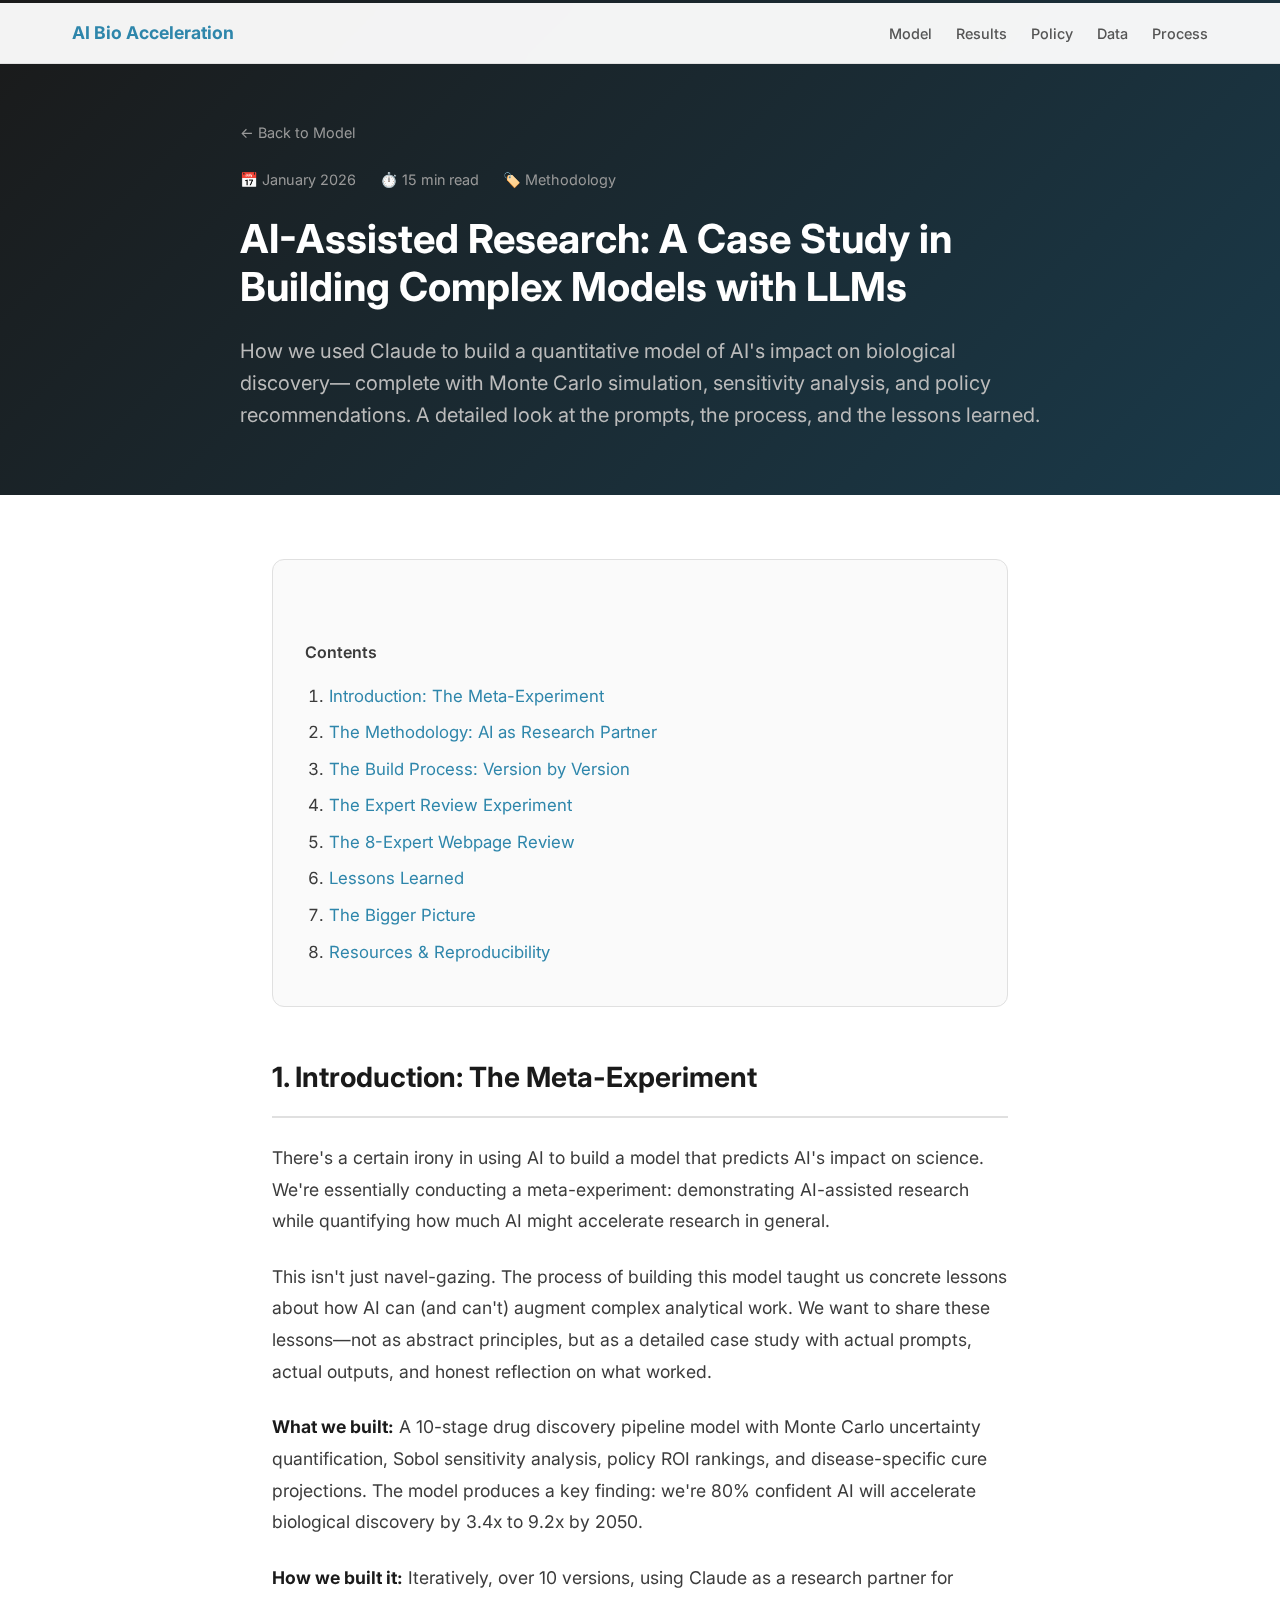
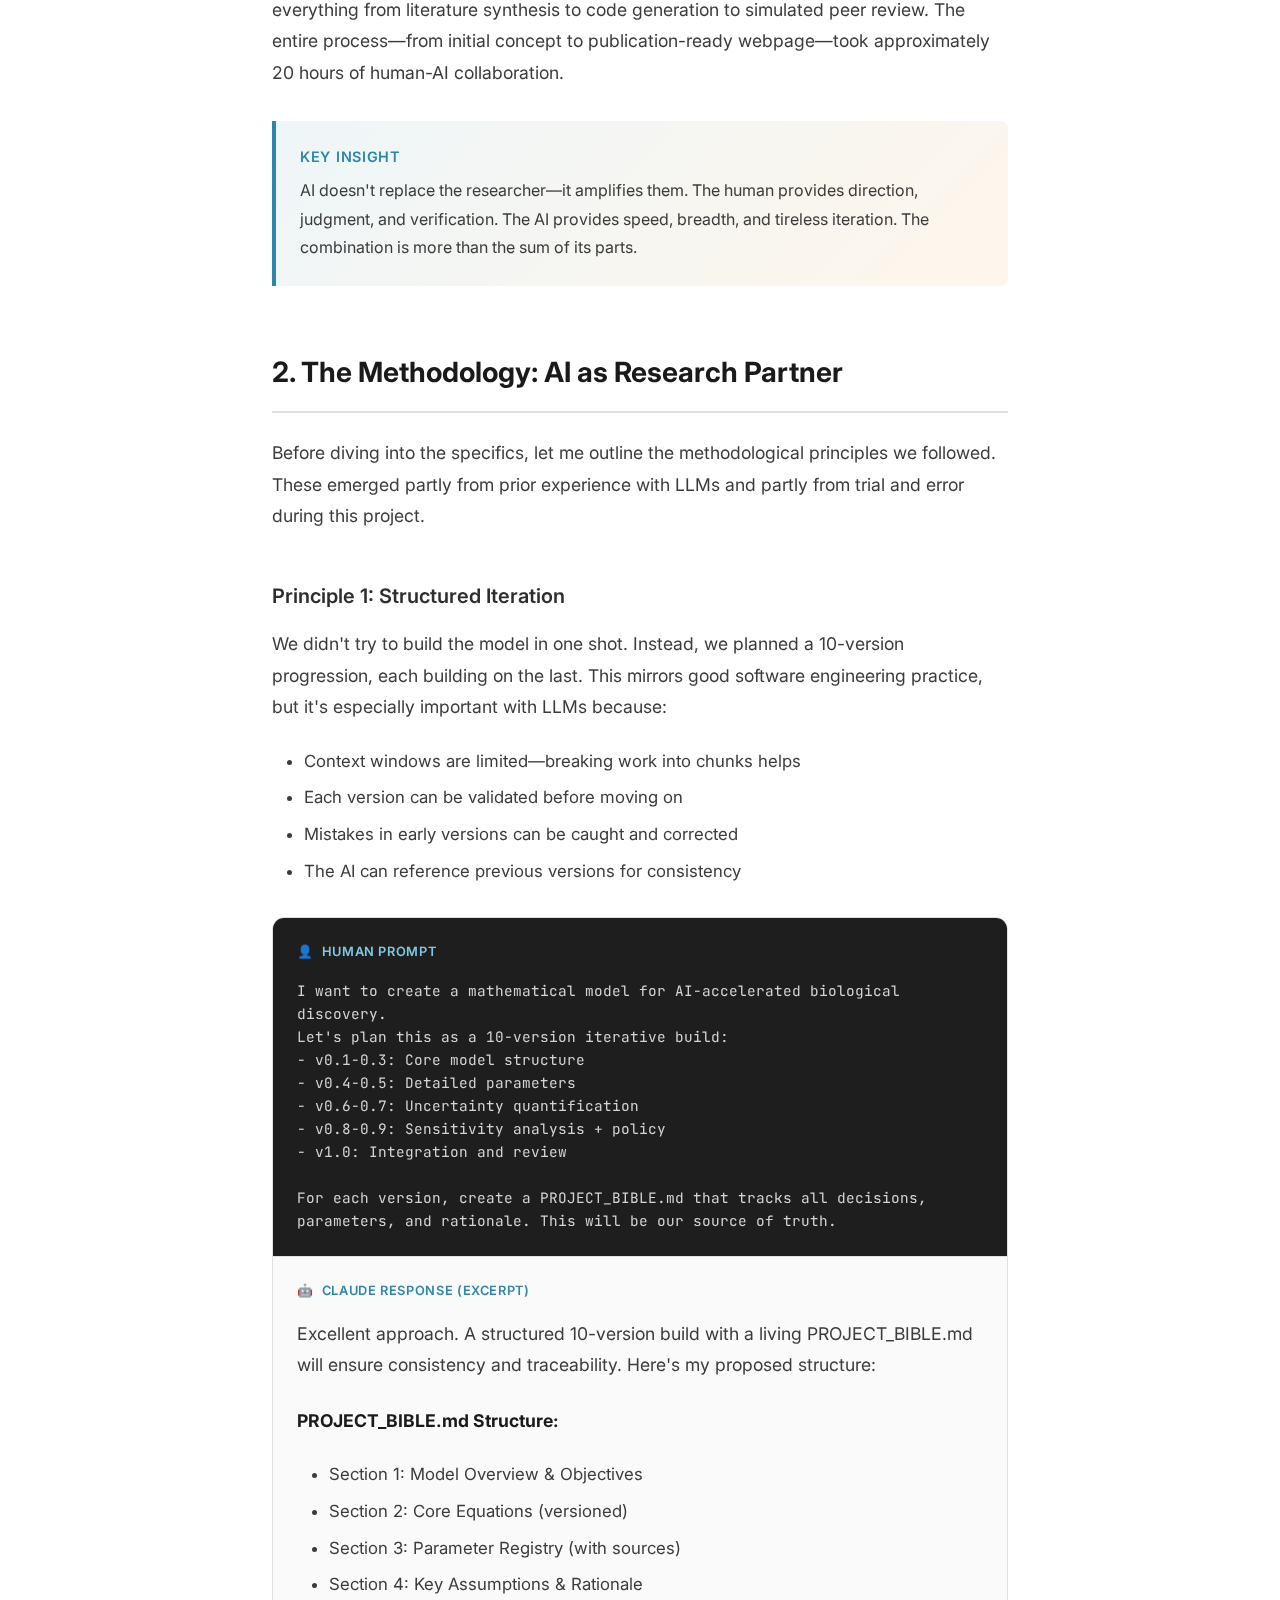
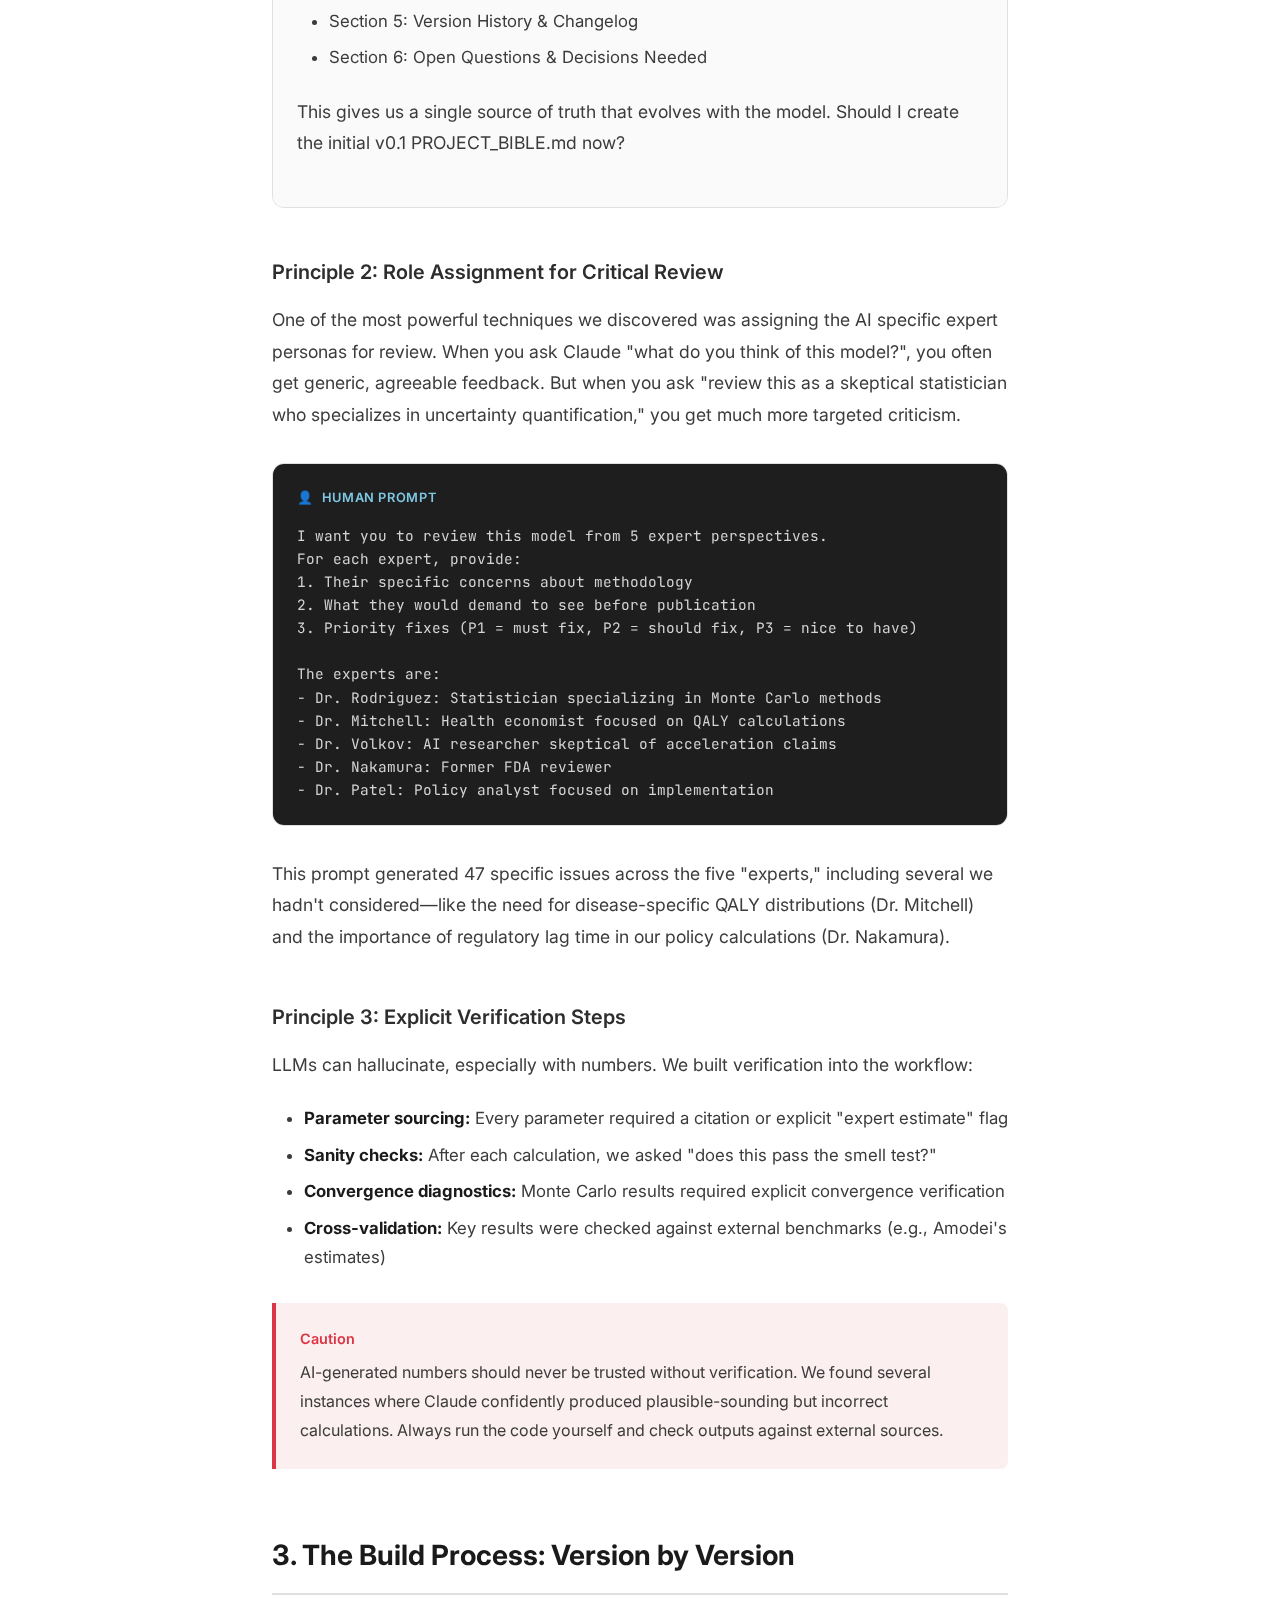
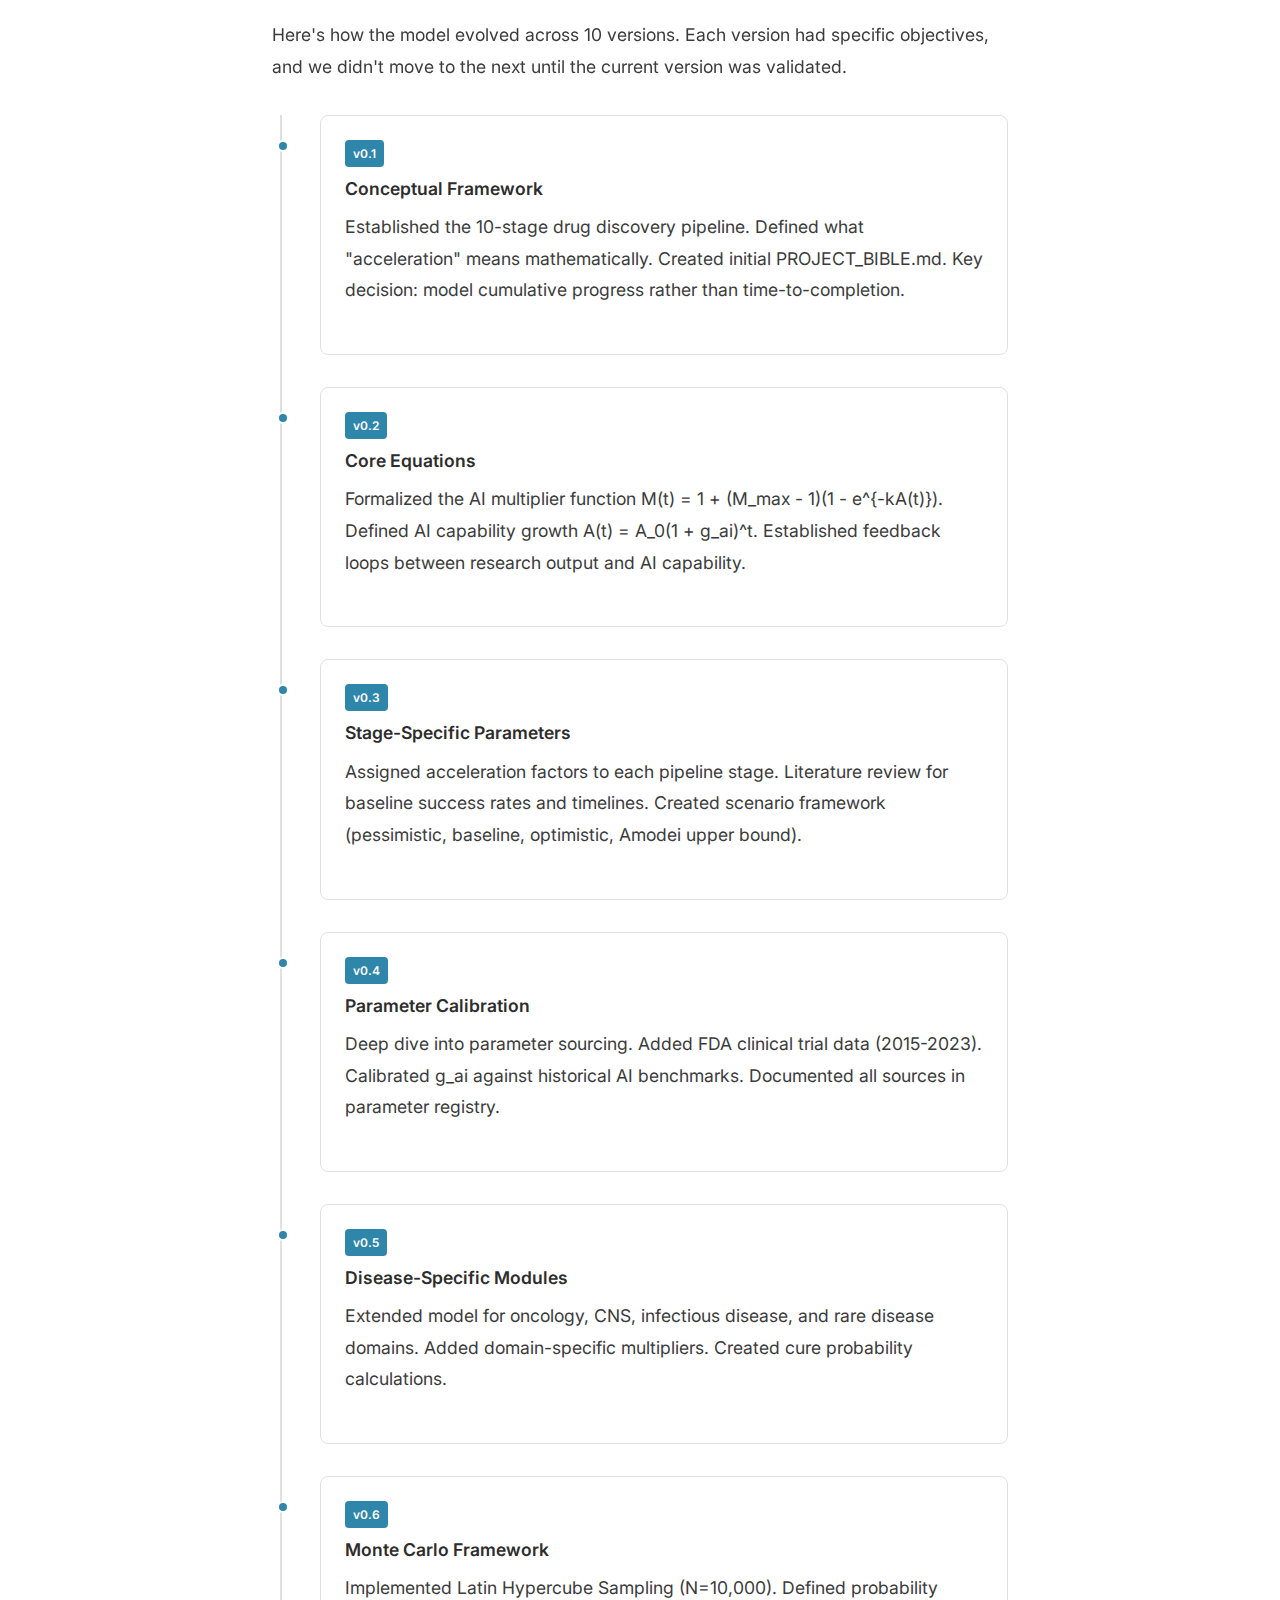
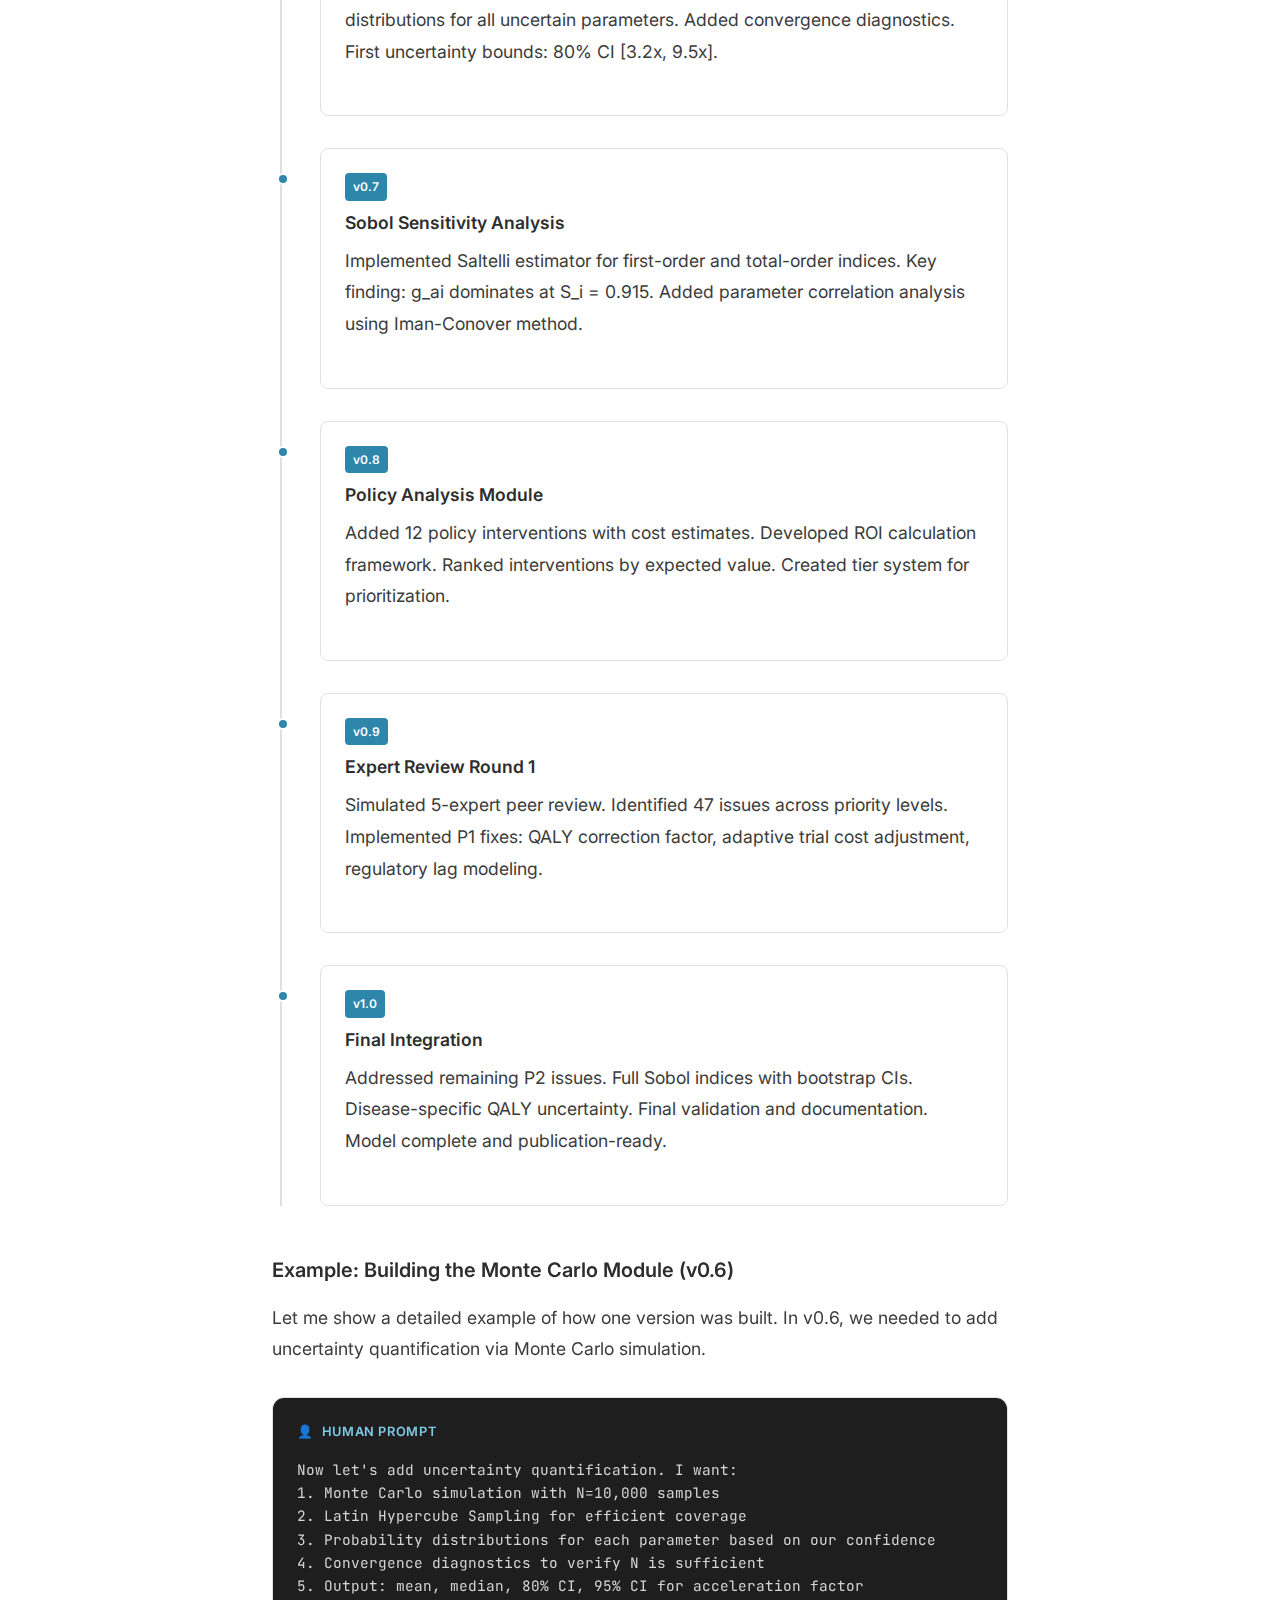
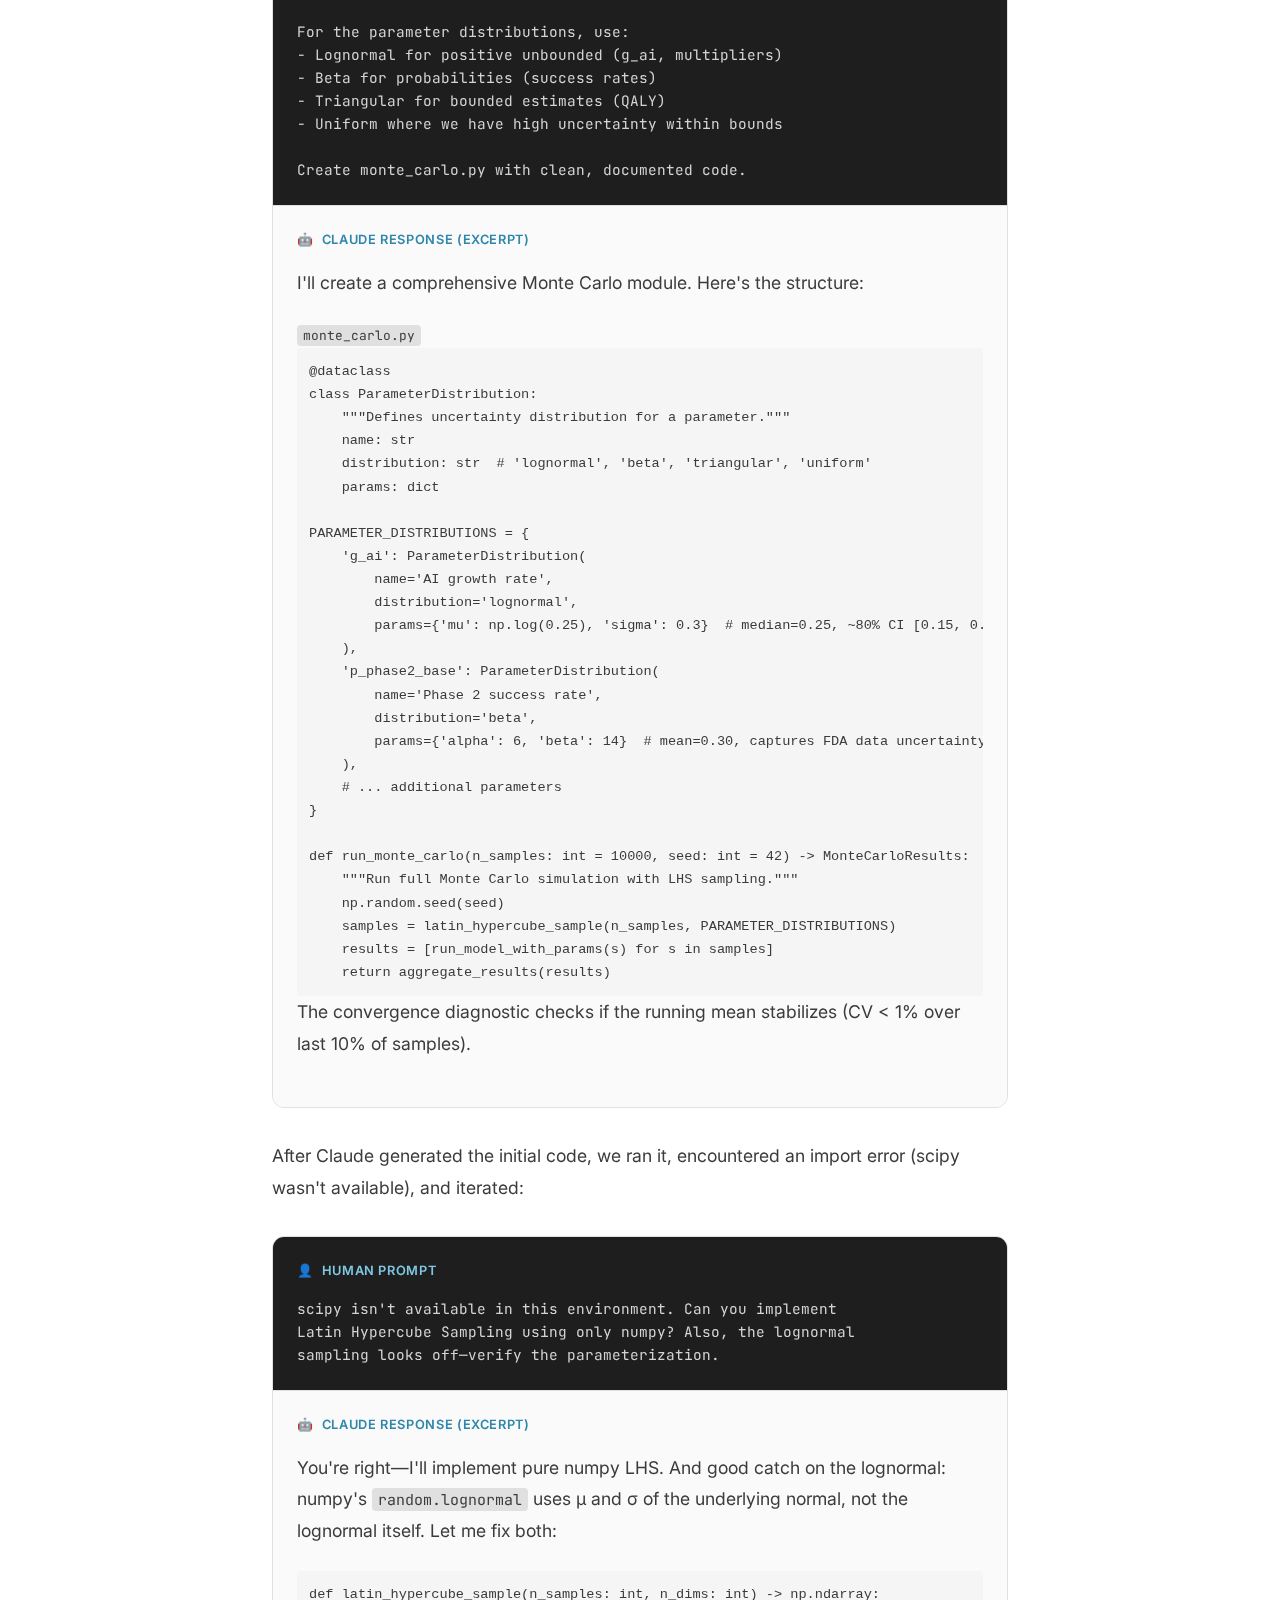
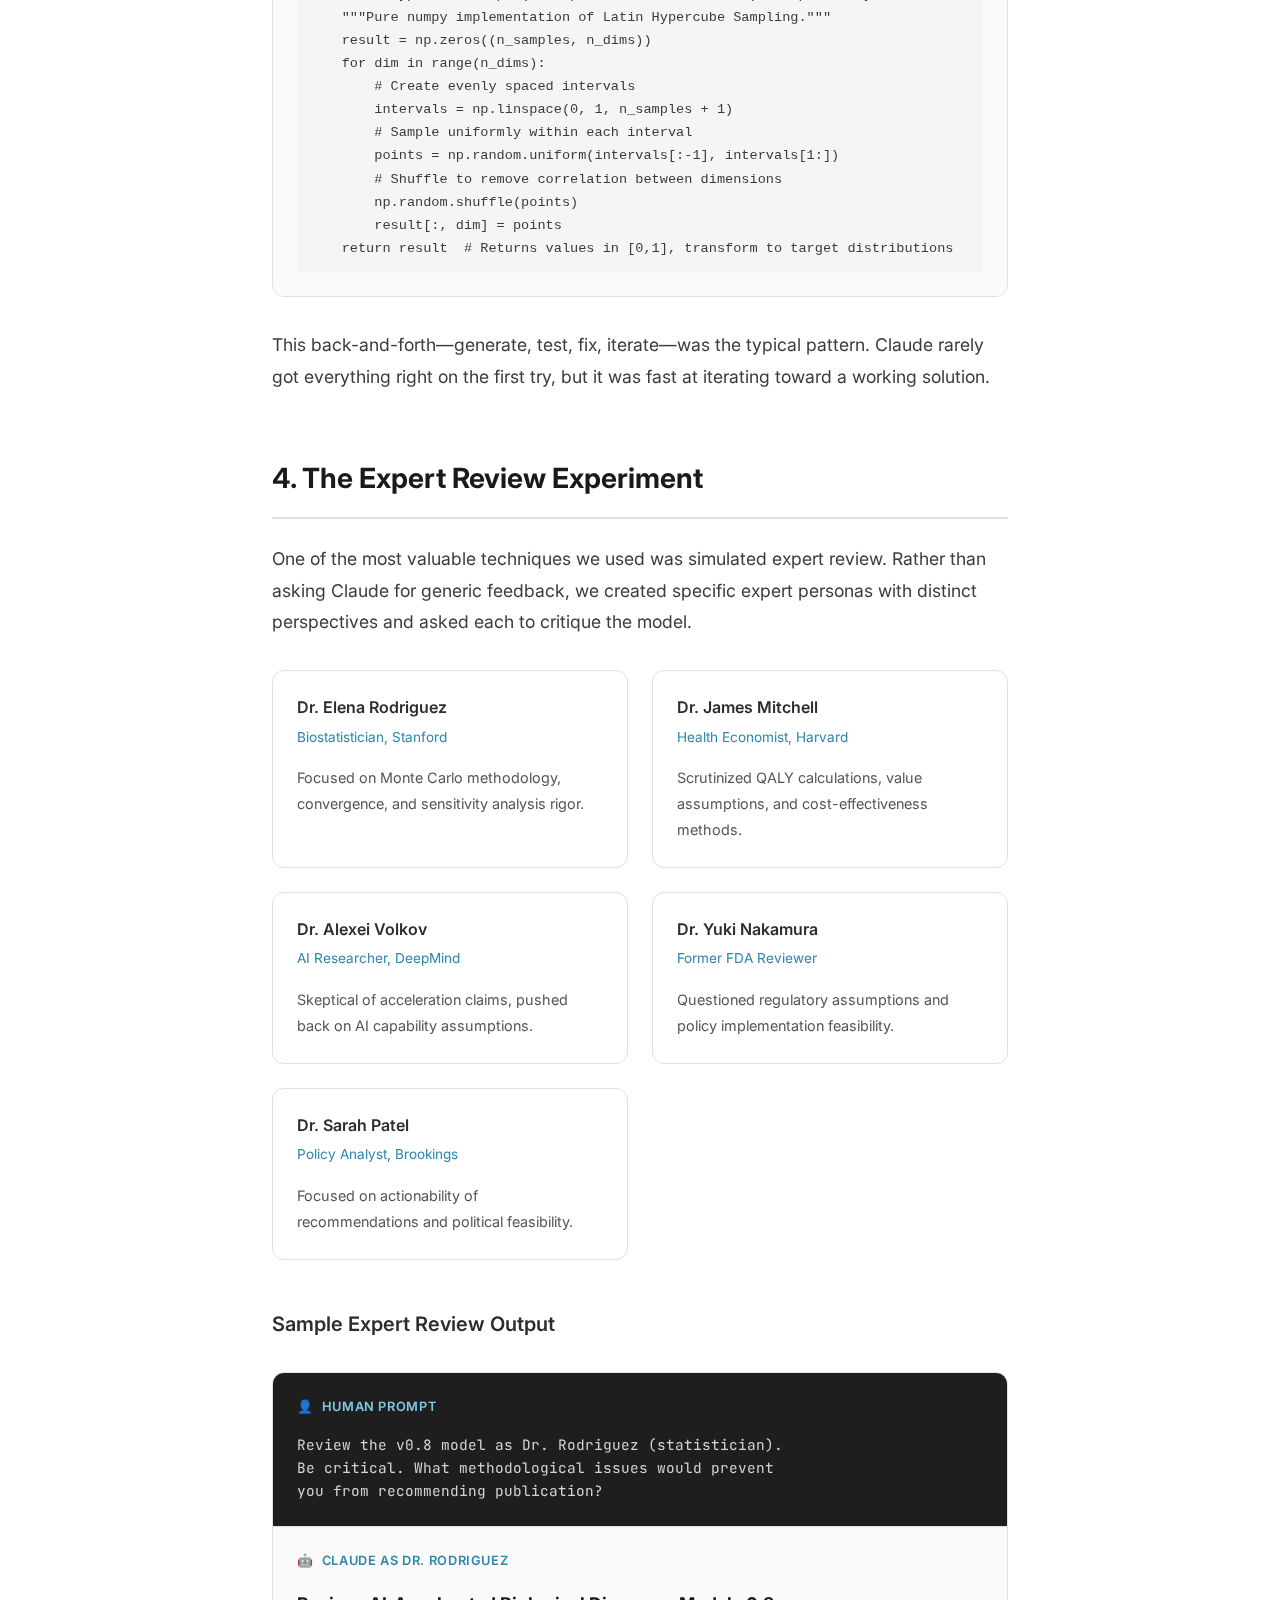
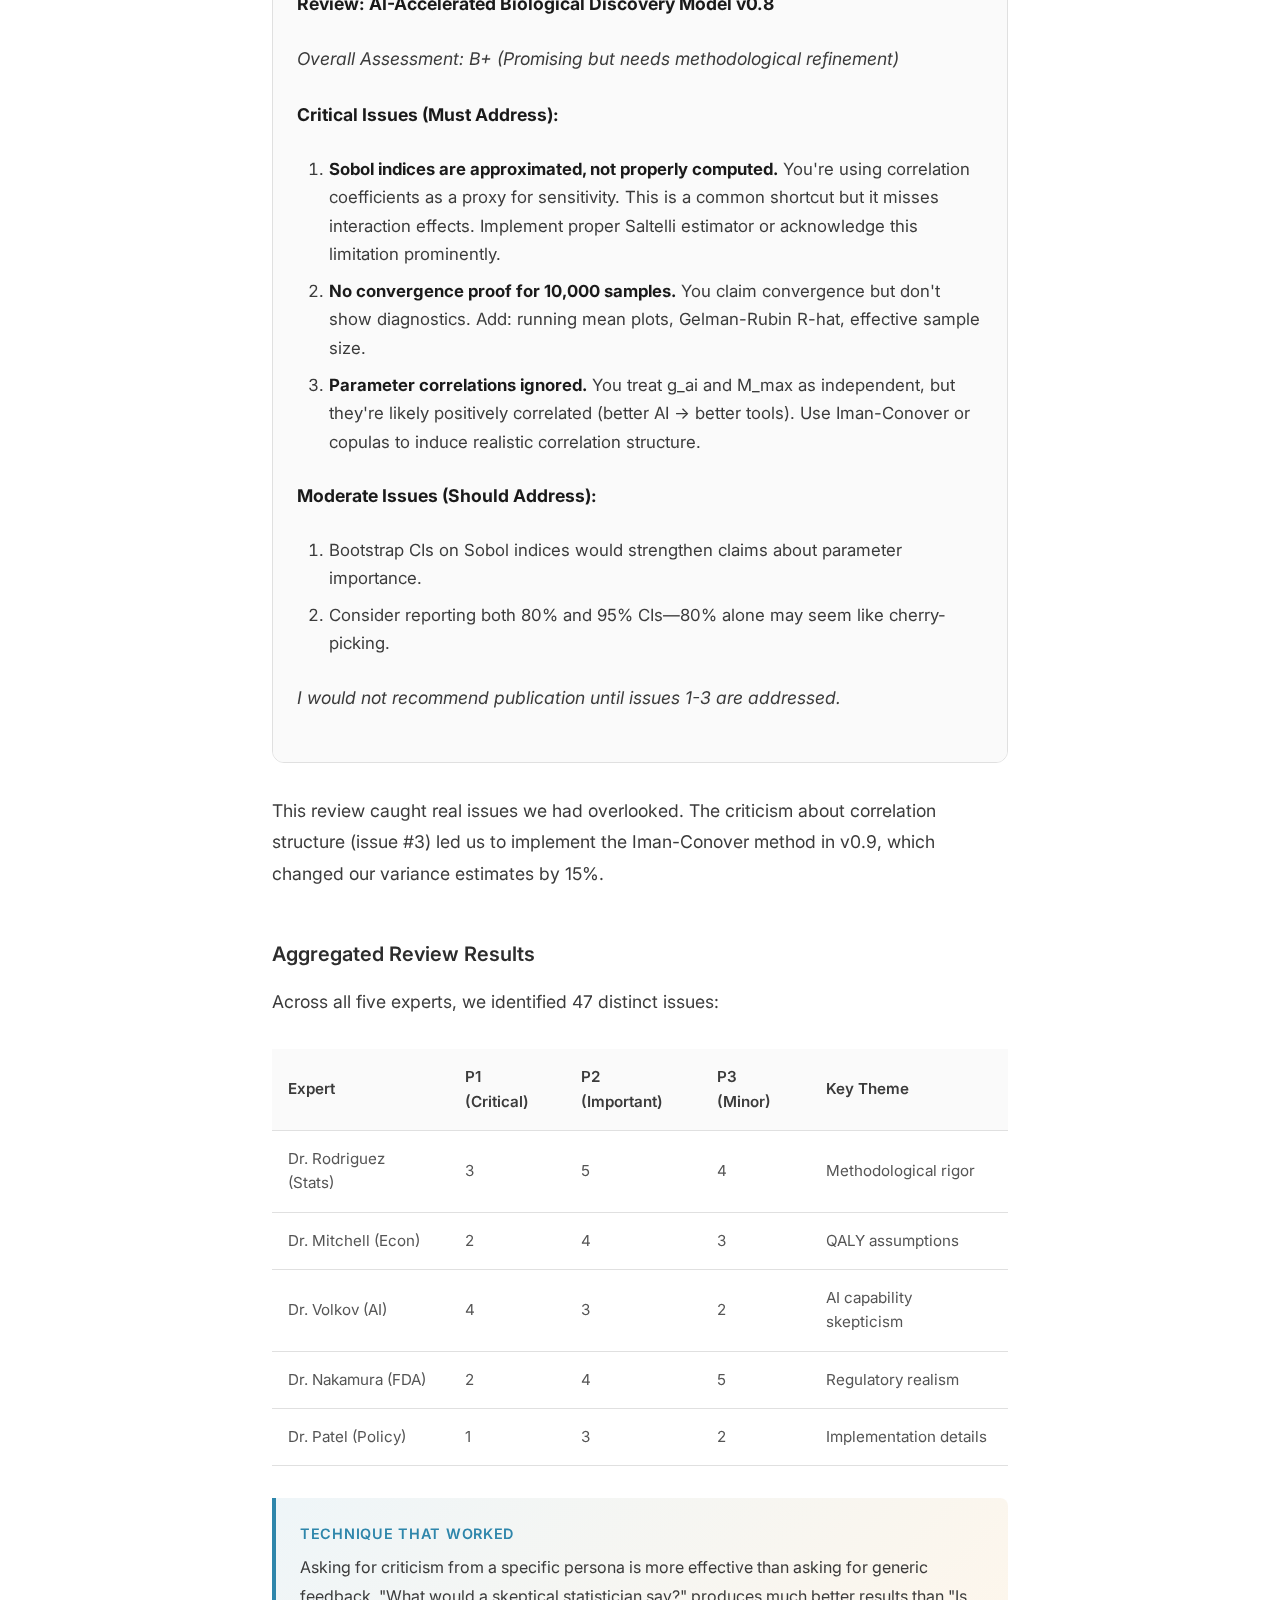
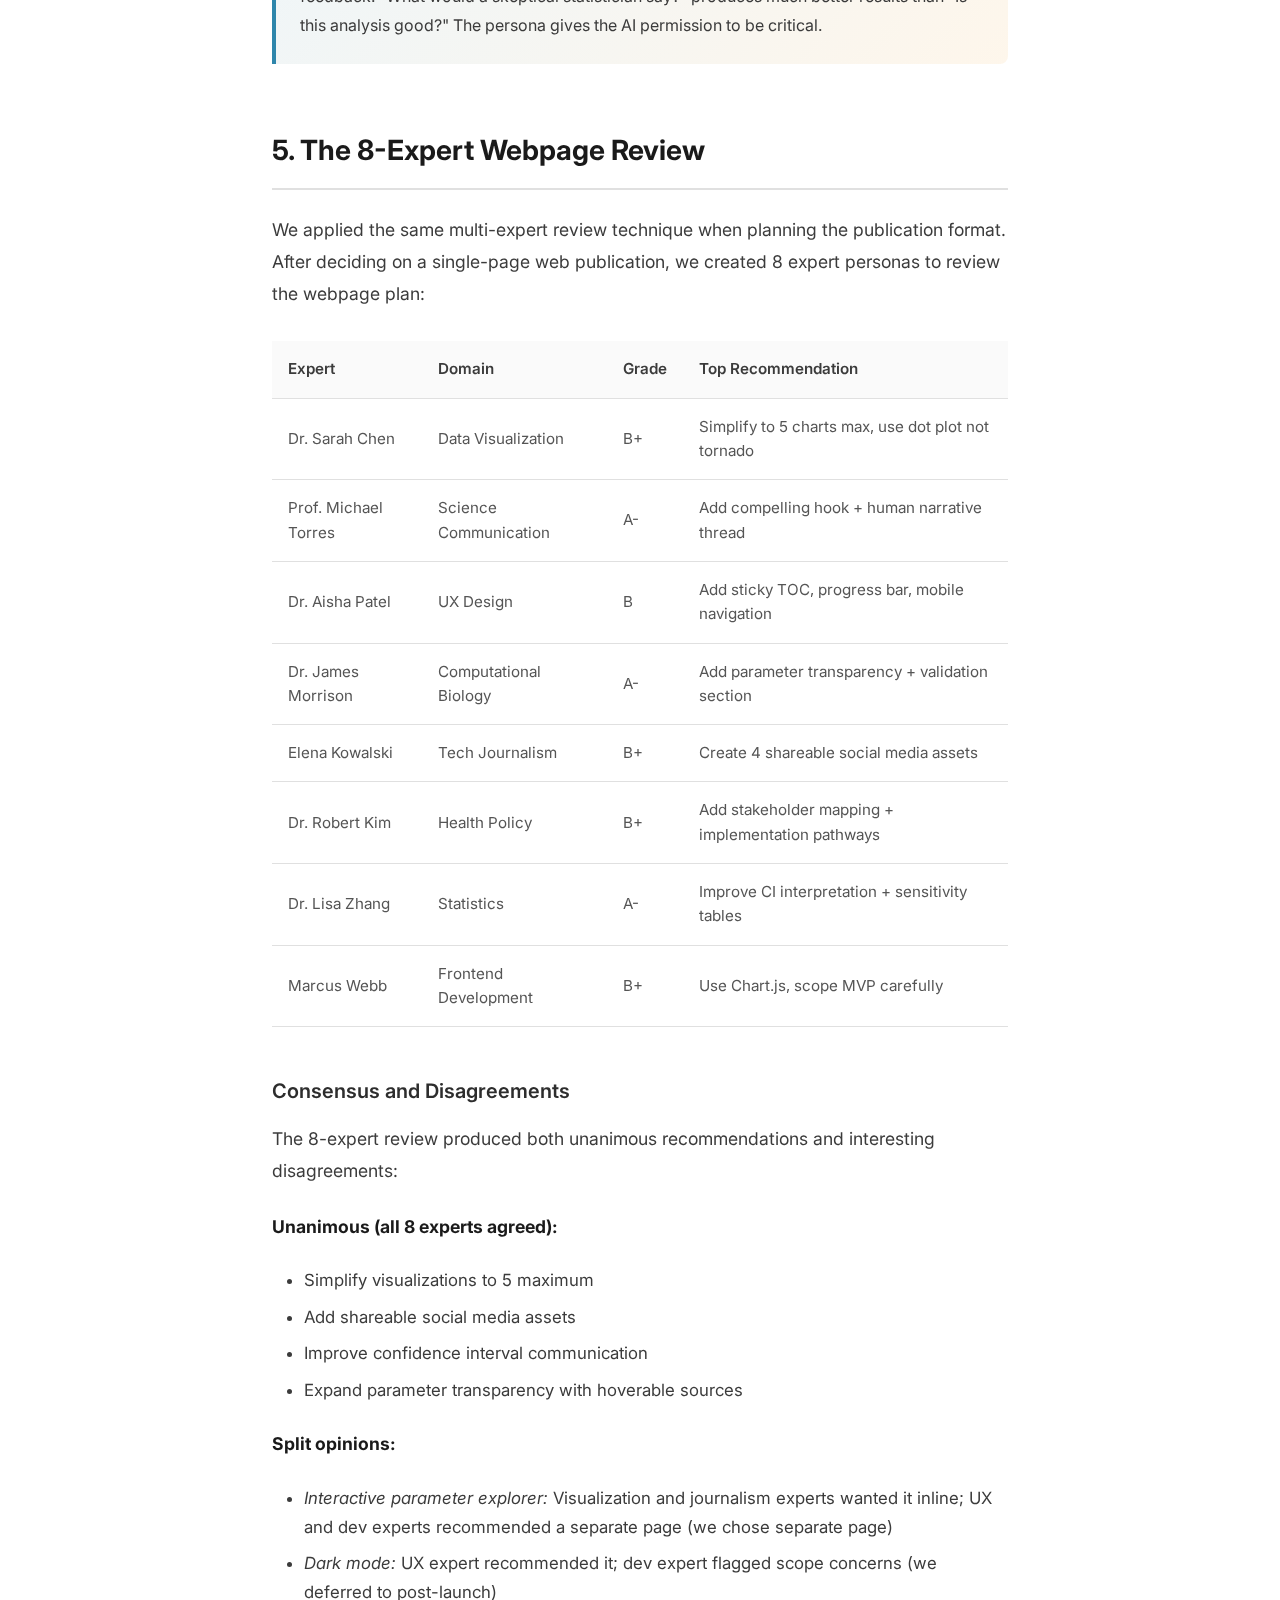
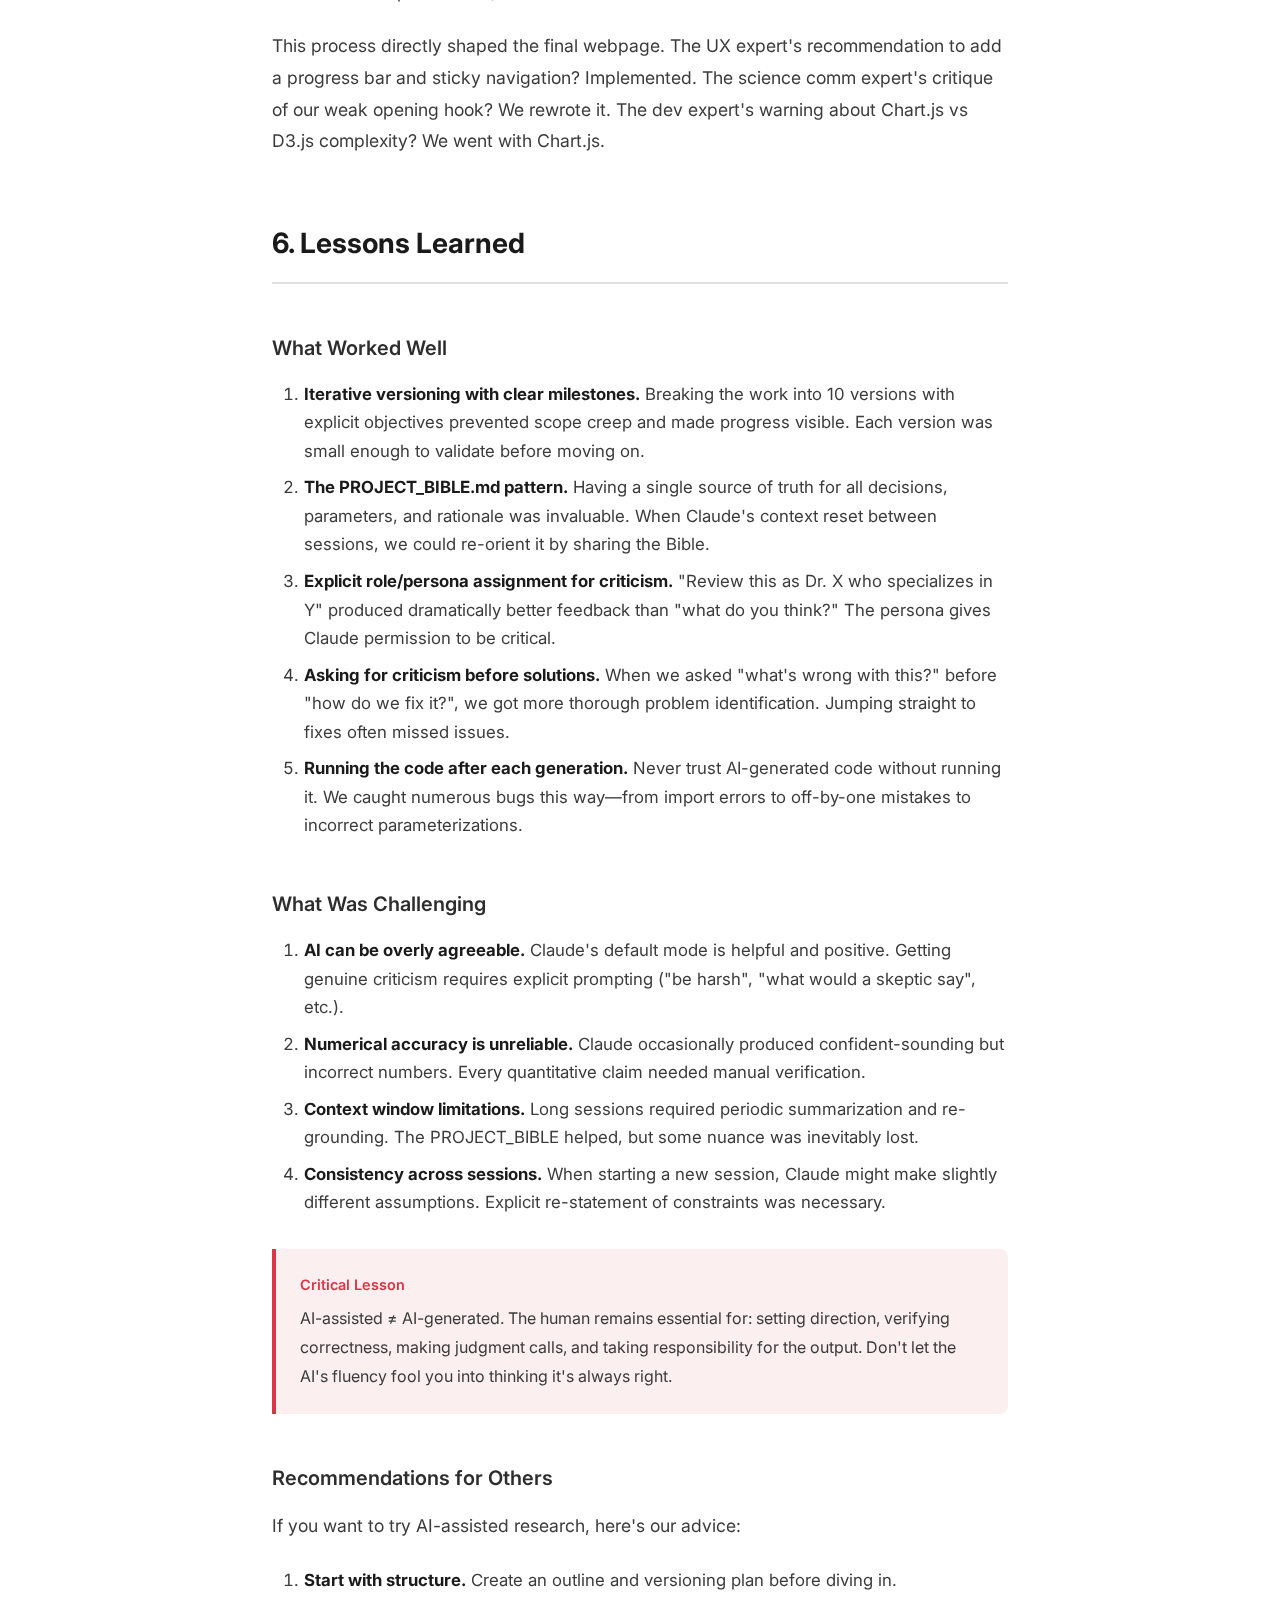
<file: process.html>
<!DOCTYPE html>
<html lang="en">
<head>
    <meta charset="UTF-8">
    <meta name="viewport" content="width=device-width, initial-scale=1.0">
    <title>AI-Assisted Research: A Case Study | AI Bio Acceleration Model</title>

    <!-- Google Analytics -->
    <script async src="https://www.googletagmanager.com/gtag/js?id=G-V9CTYF1T4C"></script>
    <script>
        window.dataLayer = window.dataLayer || [];
        function gtag(){dataLayer.push(arguments);}
        gtag('js', new Date());
        gtag('config', 'G-V9CTYF1T4C');
    </script>

    <!-- SEO & Social -->
    <meta name="description" content="How we built a complex research model using AI-assisted methods. A detailed case study with actual prompts, expert review processes, and lessons learned.">
    <meta name="keywords" content="AI research, LLM, Claude, AI-assisted science, research methodology, prompt engineering">

    <!-- Open Graph -->
    <meta property="og:title" content="AI-Assisted Research: Building Complex Models with LLMs">
    <meta property="og:description" content="A case study in using AI to build research models—with actual prompts, expert reviews, and lessons learned.">
    <meta property="og:image" content="https://jang1563.github.io/ai-bio-acceleration/assets/og-image.png">
    <meta property="og:type" content="article">

    <!-- Fonts -->
    <link rel="preconnect" href="https://fonts.googleapis.com">
    <link href="https://fonts.googleapis.com/css2?family=Inter:wght@400;500;600;700&family=JetBrains+Mono:wght@400;500&display=swap" rel="stylesheet">

    <!-- Styles -->
    <link rel="stylesheet" href="styles.css">
    <style>
        /* Blog-specific styles */
        .blog-header {
            background: linear-gradient(135deg, var(--neutral-900) 0%, #1a3a4a 100%);
            color: var(--white);
            padding: 120px var(--space-xl) var(--space-3xl);
        }

        .blog-header .container {
            max-width: 800px;
        }

        .blog-meta {
            display: flex;
            gap: var(--space-lg);
            margin-bottom: var(--space-lg);
            font-size: 0.9rem;
            color: var(--neutral-400);
        }

        .blog-meta span {
            display: flex;
            align-items: center;
            gap: var(--space-xs);
        }

        .blog-title {
            font-size: 2.5rem;
            font-weight: 700;
            line-height: 1.2;
            margin-bottom: var(--space-lg);
        }

        .blog-subtitle {
            font-size: 1.25rem;
            color: var(--neutral-300);
            line-height: 1.6;
        }

        .blog-content {
            max-width: 800px;
            margin: 0 auto;
            padding: var(--space-3xl) var(--space-xl);
        }

        .blog-content h2 {
            font-size: 1.75rem;
            font-weight: 700;
            color: var(--neutral-900);
            margin: var(--space-3xl) 0 var(--space-lg);
            padding-bottom: var(--space-md);
            border-bottom: 2px solid var(--neutral-200);
        }

        .blog-content h2:first-of-type {
            margin-top: 0;
        }

        .blog-content h3 {
            font-size: 1.25rem;
            font-weight: 600;
            color: var(--neutral-800);
            margin: var(--space-2xl) 0 var(--space-md);
        }

        .blog-content p {
            font-size: 1.1rem;
            line-height: 1.8;
            color: var(--neutral-700);
            margin-bottom: var(--space-lg);
        }

        .blog-content ul, .blog-content ol {
            margin-bottom: var(--space-lg);
            padding-left: var(--space-xl);
        }

        .blog-content li {
            font-size: 1.05rem;
            line-height: 1.7;
            color: var(--neutral-700);
            margin-bottom: var(--space-sm);
        }

        .blog-content strong {
            color: var(--neutral-900);
        }

        /* Prompt/Response blocks */
        .conversation-block {
            margin: var(--space-xl) 0;
            border-radius: var(--radius-lg);
            overflow: hidden;
            border: 1px solid var(--neutral-200);
        }

        .prompt-block {
            background: #1e1e1e;
            padding: var(--space-lg);
        }

        .prompt-label {
            display: flex;
            align-items: center;
            gap: var(--space-sm);
            font-size: 0.8rem;
            font-weight: 600;
            color: #7ec8e3;
            margin-bottom: var(--space-md);
            text-transform: uppercase;
            letter-spacing: 0.05em;
        }

        .prompt-label::before {
            content: '👤';
        }

        .prompt-text {
            font-family: var(--font-mono);
            font-size: 0.9rem;
            color: #d4d4d4;
            white-space: pre-wrap;
            line-height: 1.6;
        }

        .response-block {
            background: var(--neutral-50);
            padding: var(--space-lg);
            border-top: 1px solid var(--neutral-200);
        }

        .response-label {
            display: flex;
            align-items: center;
            gap: var(--space-sm);
            font-size: 0.8rem;
            font-weight: 600;
            color: var(--primary);
            margin-bottom: var(--space-md);
            text-transform: uppercase;
            letter-spacing: 0.05em;
        }

        .response-label::before {
            content: '🤖';
        }

        .response-text {
            font-size: 0.95rem;
            color: var(--neutral-700);
            line-height: 1.7;
        }

        .response-text code {
            background: var(--neutral-200);
            padding: 2px 6px;
            border-radius: 4px;
            font-family: var(--font-mono);
            font-size: 0.85em;
        }

        /* Callout boxes */
        .insight-box {
            background: linear-gradient(135deg, rgba(46, 134, 171, 0.08), rgba(241, 143, 1, 0.08));
            border-left: 4px solid var(--primary);
            padding: var(--space-lg);
            margin: var(--space-xl) 0;
            border-radius: 0 var(--radius-md) var(--radius-md) 0;
        }

        .insight-box h4 {
            font-size: 0.9rem;
            font-weight: 600;
            color: var(--primary);
            margin-bottom: var(--space-sm);
            text-transform: uppercase;
            letter-spacing: 0.05em;
        }

        .insight-box p {
            margin-bottom: 0;
            font-size: 1rem;
        }

        .warning-box {
            background: rgba(220, 53, 69, 0.08);
            border-left: 4px solid var(--warning);
            padding: var(--space-lg);
            margin: var(--space-xl) 0;
            border-radius: 0 var(--radius-md) var(--radius-md) 0;
        }

        .warning-box h4 {
            color: var(--warning);
            font-size: 0.9rem;
            font-weight: 600;
            margin-bottom: var(--space-sm);
        }

        .warning-box p {
            margin-bottom: 0;
            font-size: 1rem;
        }

        /* Version timeline */
        .version-timeline {
            position: relative;
            padding-left: var(--space-2xl);
            margin: var(--space-xl) 0;
        }

        .version-timeline::before {
            content: '';
            position: absolute;
            left: 8px;
            top: 0;
            bottom: 0;
            width: 2px;
            background: var(--neutral-200);
        }

        .version-item {
            position: relative;
            margin-bottom: var(--space-xl);
            padding: var(--space-lg);
            background: var(--white);
            border: 1px solid var(--neutral-200);
            border-radius: var(--radius-md);
        }

        .version-item::before {
            content: '';
            position: absolute;
            left: calc(-1 * var(--space-2xl) + 4px);
            top: var(--space-lg);
            width: 12px;
            height: 12px;
            background: var(--primary);
            border-radius: 50%;
            border: 2px solid var(--white);
        }

        .version-tag {
            display: inline-block;
            background: var(--primary);
            color: var(--white);
            font-size: 0.75rem;
            font-weight: 600;
            padding: var(--space-xs) var(--space-sm);
            border-radius: var(--radius-sm);
            margin-bottom: var(--space-sm);
        }

        .version-title {
            font-size: 1.1rem;
            font-weight: 600;
            color: var(--neutral-800);
            margin-bottom: var(--space-sm);
        }

        .version-desc {
            font-size: 0.95rem;
            color: var(--neutral-600);
            margin-bottom: 0;
        }

        /* Expert cards */
        .expert-grid {
            display: grid;
            grid-template-columns: repeat(auto-fit, minmax(250px, 1fr));
            gap: var(--space-lg);
            margin: var(--space-xl) 0;
        }

        .expert-card {
            background: var(--white);
            border: 1px solid var(--neutral-200);
            border-radius: var(--radius-lg);
            padding: var(--space-lg);
        }

        .expert-card h4 {
            font-size: 1rem;
            font-weight: 600;
            color: var(--neutral-800);
            margin-bottom: var(--space-xs);
        }

        .expert-card .role {
            font-size: 0.85rem;
            color: var(--primary);
            margin-bottom: var(--space-md);
        }

        .expert-card p {
            font-size: 0.9rem;
            color: var(--neutral-600);
            margin-bottom: 0;
        }

        /* Table */
        .blog-table {
            width: 100%;
            border-collapse: collapse;
            margin: var(--space-xl) 0;
            font-size: 0.95rem;
        }

        .blog-table th,
        .blog-table td {
            padding: var(--space-md);
            text-align: left;
            border-bottom: 1px solid var(--neutral-200);
        }

        .blog-table th {
            background: var(--neutral-50);
            font-weight: 600;
            color: var(--neutral-700);
        }

        .blog-table td {
            color: var(--neutral-600);
        }

        /* Quote */
        blockquote {
            border-left: 4px solid var(--accent);
            padding-left: var(--space-lg);
            margin: var(--space-xl) 0;
            font-style: italic;
            color: var(--neutral-600);
        }

        blockquote p {
            font-size: 1.15rem;
        }

        /* Back link */
        .back-link {
            display: inline-flex;
            align-items: center;
            gap: var(--space-sm);
            color: var(--neutral-400);
            text-decoration: none;
            font-size: 0.9rem;
            margin-bottom: var(--space-lg);
            transition: var(--transition-fast);
        }

        .back-link:hover {
            color: var(--white);
        }

        /* TOC */
        .toc {
            background: var(--neutral-50);
            border: 1px solid var(--neutral-200);
            border-radius: var(--radius-lg);
            padding: var(--space-xl);
            margin-bottom: var(--space-2xl);
        }

        .toc h3 {
            font-size: 1rem;
            font-weight: 600;
            margin-bottom: var(--space-md);
            color: var(--neutral-700);
        }

        .toc ol {
            margin: 0;
            padding-left: var(--space-lg);
        }

        .toc li {
            margin-bottom: var(--space-sm);
        }

        .toc a {
            color: var(--primary);
            text-decoration: none;
        }

        .toc a:hover {
            text-decoration: underline;
        }

        /* CTA box */
        .cta-box {
            background: var(--neutral-900);
            color: var(--white);
            padding: var(--space-2xl);
            border-radius: var(--radius-lg);
            text-align: center;
            margin: var(--space-3xl) 0;
        }

        .cta-box h3 {
            color: var(--white);
            margin-bottom: var(--space-md);
        }

        .cta-box p {
            color: var(--neutral-300);
            margin-bottom: var(--space-lg);
        }

        .cta-box .btn {
            display: inline-block;
            background: var(--primary);
            color: var(--white);
            padding: var(--space-md) var(--space-xl);
            border-radius: var(--radius-md);
            text-decoration: none;
            font-weight: 600;
            transition: var(--transition-normal);
        }

        .cta-box .btn:hover {
            background: var(--primary-dark);
        }

        /* Reading Progress Bar */
        .reading-progress {
            position: fixed;
            top: 0;
            left: 0;
            width: 0%;
            height: 4px;
            background: linear-gradient(90deg, var(--primary), var(--accent));
            z-index: 9999;
            transition: width 0.1s ease-out;
        }

        /* Social Sharing */
        .social-share {
            display: flex;
            gap: var(--space-md);
            justify-content: center;
            margin: var(--space-2xl) 0;
            padding: var(--space-lg);
            background: var(--neutral-50);
            border-radius: var(--radius-lg);
        }

        .social-share-label {
            font-weight: 600;
            color: var(--neutral-700);
            display: flex;
            align-items: center;
            margin-right: var(--space-md);
        }

        .share-btn {
            display: inline-flex;
            align-items: center;
            justify-content: center;
            width: 44px;
            height: 44px;
            border-radius: 50%;
            text-decoration: none;
            font-size: 1.2rem;
            transition: var(--transition-fast);
        }

        .share-btn.twitter {
            background: #1DA1F2;
            color: white;
        }

        .share-btn.linkedin {
            background: #0A66C2;
            color: white;
        }

        .share-btn.facebook {
            background: #1877F2;
            color: white;
        }

        .share-btn.copy-link {
            background: var(--neutral-200);
            color: var(--neutral-700);
        }

        .share-btn:hover {
            transform: scale(1.1);
            opacity: 0.9;
        }

        /* Anchor Links for Headings */
        .blog-content h2,
        .blog-content h3 {
            position: relative;
        }

        .anchor-link {
            position: absolute;
            left: -1.5em;
            opacity: 0;
            color: var(--neutral-400);
            text-decoration: none;
            font-weight: 400;
            transition: var(--transition-fast);
        }

        .blog-content h2:hover .anchor-link,
        .blog-content h3:hover .anchor-link {
            opacity: 1;
        }

        .anchor-link:hover {
            color: var(--primary);
        }

        @media (max-width: 768px) {
            .anchor-link {
                display: none;
            }
            .social-share {
                flex-wrap: wrap;
            }
        }
    </style>
</head>
<body>
    <!-- Reading Progress Bar -->
    <div class="reading-progress" id="readingProgress"></div>

    <!-- Navigation -->
    <nav class="nav-container">
        <div class="nav-content">
            <a href="index.html" class="nav-logo">AI Bio Acceleration</a>
            <div class="nav-links" id="navLinks">
                <a href="index.html">Model</a>
                <a href="index.html#results">Results</a>
                <a href="index.html#policy">Policy</a>
                <a href="supplementary.html">Data</a>
                <a href="process.html" class="active">Process</a>
            </div>
        </div>
    </nav>

    <!-- Header -->
    <header class="blog-header">
        <div class="container">
            <a href="index.html" class="back-link">← Back to Model</a>

            <div class="blog-meta">
                <span>📅 January 2026</span>
                <span>⏱️ 15 min read</span>
                <span>🏷️ Methodology</span>
            </div>

            <h1 class="blog-title">AI-Assisted Research: A Case Study in Building Complex Models with LLMs</h1>

            <p class="blog-subtitle">
                How we used Claude to build a quantitative model of AI's impact on biological discovery—
                complete with Monte Carlo simulation, sensitivity analysis, and policy recommendations.
                A detailed look at the prompts, the process, and the lessons learned.
            </p>
        </div>
    </header>

    <!-- Content -->
    <article class="blog-content">

        <!-- Table of Contents -->
        <nav class="toc">
            <h3>Contents</h3>
            <ol>
                <li><a href="#introduction">Introduction: The Meta-Experiment</a></li>
                <li><a href="#methodology">The Methodology: AI as Research Partner</a></li>
                <li><a href="#build-process">The Build Process: Version by Version</a></li>
                <li><a href="#expert-review">The Expert Review Experiment</a></li>
                <li><a href="#webpage-review">The 8-Expert Webpage Review</a></li>
                <li><a href="#lessons">Lessons Learned</a></li>
                <li><a href="#bigger-picture">The Bigger Picture</a></li>
                <li><a href="#resources">Resources & Reproducibility</a></li>
            </ol>
        </nav>

        <!-- Section 1: Introduction -->
        <h2 id="introduction">1. Introduction: The Meta-Experiment</h2>

        <p>
            There's a certain irony in using AI to build a model that predicts AI's impact on science.
            We're essentially conducting a meta-experiment: demonstrating AI-assisted research while
            quantifying how much AI might accelerate research in general.
        </p>

        <p>
            This isn't just navel-gazing. The process of building this model taught us concrete lessons
            about how AI can (and can't) augment complex analytical work. We want to share these
            lessons—not as abstract principles, but as a detailed case study with actual prompts,
            actual outputs, and honest reflection on what worked.
        </p>

        <p>
            <strong>What we built:</strong> A 10-stage drug discovery pipeline model with Monte Carlo
            uncertainty quantification, Sobol sensitivity analysis, policy ROI rankings, and
            disease-specific cure projections. The model produces a key finding: we're 80% confident
            AI will accelerate biological discovery by 3.4x to 9.2x by 2050.
        </p>

        <p>
            <strong>How we built it:</strong> Iteratively, over 10 versions, using Claude as a research
            partner for everything from literature synthesis to code generation to simulated peer review.
            The entire process—from initial concept to publication-ready webpage—took approximately
            20 hours of human-AI collaboration.
        </p>

        <div class="insight-box">
            <h4>Key Insight</h4>
            <p>
                AI doesn't replace the researcher—it amplifies them. The human provides direction,
                judgment, and verification. The AI provides speed, breadth, and tireless iteration.
                The combination is more than the sum of its parts.
            </p>
        </div>

        <!-- Section 2: Methodology -->
        <h2 id="methodology">2. The Methodology: AI as Research Partner</h2>

        <p>
            Before diving into the specifics, let me outline the methodological principles we followed.
            These emerged partly from prior experience with LLMs and partly from trial and error during
            this project.
        </p>

        <h3>Principle 1: Structured Iteration</h3>

        <p>
            We didn't try to build the model in one shot. Instead, we planned a 10-version progression,
            each building on the last. This mirrors good software engineering practice, but it's
            especially important with LLMs because:
        </p>

        <ul>
            <li>Context windows are limited—breaking work into chunks helps</li>
            <li>Each version can be validated before moving on</li>
            <li>Mistakes in early versions can be caught and corrected</li>
            <li>The AI can reference previous versions for consistency</li>
        </ul>

        <div class="conversation-block">
            <div class="prompt-block">
                <div class="prompt-label">Human Prompt</div>
                <pre class="prompt-text">I want to create a mathematical model for AI-accelerated biological discovery.
Let's plan this as a 10-version iterative build:
- v0.1-0.3: Core model structure
- v0.4-0.5: Detailed parameters
- v0.6-0.7: Uncertainty quantification
- v0.8-0.9: Sensitivity analysis + policy
- v1.0: Integration and review

For each version, create a PROJECT_BIBLE.md that tracks all decisions,
parameters, and rationale. This will be our source of truth.</pre>
            </div>
            <div class="response-block">
                <div class="response-label">Claude Response (excerpt)</div>
                <div class="response-text">
                    <p>Excellent approach. A structured 10-version build with a living PROJECT_BIBLE.md will ensure consistency and traceability. Here's my proposed structure:</p>
                    <p><strong>PROJECT_BIBLE.md Structure:</strong></p>
                    <ul>
                        <li>Section 1: Model Overview & Objectives</li>
                        <li>Section 2: Core Equations (versioned)</li>
                        <li>Section 3: Parameter Registry (with sources)</li>
                        <li>Section 4: Key Assumptions & Rationale</li>
                        <li>Section 5: Version History & Changelog</li>
                        <li>Section 6: Open Questions & Decisions Needed</li>
                    </ul>
                    <p>This gives us a single source of truth that evolves with the model. Should I create the initial v0.1 PROJECT_BIBLE.md now?</p>
                </div>
            </div>
        </div>

        <h3>Principle 2: Role Assignment for Critical Review</h3>

        <p>
            One of the most powerful techniques we discovered was assigning the AI specific expert
            personas for review. When you ask Claude "what do you think of this model?", you often
            get generic, agreeable feedback. But when you ask "review this as a skeptical statistician
            who specializes in uncertainty quantification," you get much more targeted criticism.
        </p>

        <div class="conversation-block">
            <div class="prompt-block">
                <div class="prompt-label">Human Prompt</div>
                <pre class="prompt-text">I want you to review this model from 5 expert perspectives.
For each expert, provide:
1. Their specific concerns about methodology
2. What they would demand to see before publication
3. Priority fixes (P1 = must fix, P2 = should fix, P3 = nice to have)

The experts are:
- Dr. Rodriguez: Statistician specializing in Monte Carlo methods
- Dr. Mitchell: Health economist focused on QALY calculations
- Dr. Volkov: AI researcher skeptical of acceleration claims
- Dr. Nakamura: Former FDA reviewer
- Dr. Patel: Policy analyst focused on implementation</pre>
            </div>
        </div>

        <p>
            This prompt generated 47 specific issues across the five "experts," including several
            we hadn't considered—like the need for disease-specific QALY distributions (Dr. Mitchell)
            and the importance of regulatory lag time in our policy calculations (Dr. Nakamura).
        </p>

        <h3>Principle 3: Explicit Verification Steps</h3>

        <p>
            LLMs can hallucinate, especially with numbers. We built verification into the workflow:
        </p>

        <ul>
            <li><strong>Parameter sourcing:</strong> Every parameter required a citation or explicit "expert estimate" flag</li>
            <li><strong>Sanity checks:</strong> After each calculation, we asked "does this pass the smell test?"</li>
            <li><strong>Convergence diagnostics:</strong> Monte Carlo results required explicit convergence verification</li>
            <li><strong>Cross-validation:</strong> Key results were checked against external benchmarks (e.g., Amodei's estimates)</li>
        </ul>

        <div class="warning-box">
            <h4>Caution</h4>
            <p>
                AI-generated numbers should never be trusted without verification. We found several
                instances where Claude confidently produced plausible-sounding but incorrect calculations.
                Always run the code yourself and check outputs against external sources.
            </p>
        </div>

        <!-- Section 3: Build Process -->
        <h2 id="build-process">3. The Build Process: Version by Version</h2>

        <p>
            Here's how the model evolved across 10 versions. Each version had specific objectives,
            and we didn't move to the next until the current version was validated.
        </p>

        <div class="version-timeline">
            <div class="version-item">
                <span class="version-tag">v0.1</span>
                <h4 class="version-title">Conceptual Framework</h4>
                <p class="version-desc">
                    Established the 10-stage drug discovery pipeline. Defined what "acceleration" means
                    mathematically. Created initial PROJECT_BIBLE.md. Key decision: model cumulative
                    progress rather than time-to-completion.
                </p>
            </div>

            <div class="version-item">
                <span class="version-tag">v0.2</span>
                <h4 class="version-title">Core Equations</h4>
                <p class="version-desc">
                    Formalized the AI multiplier function M(t) = 1 + (M_max - 1)(1 - e^{-kA(t)}).
                    Defined AI capability growth A(t) = A_0(1 + g_ai)^t. Established feedback loops
                    between research output and AI capability.
                </p>
            </div>

            <div class="version-item">
                <span class="version-tag">v0.3</span>
                <h4 class="version-title">Stage-Specific Parameters</h4>
                <p class="version-desc">
                    Assigned acceleration factors to each pipeline stage. Literature review for
                    baseline success rates and timelines. Created scenario framework (pessimistic,
                    baseline, optimistic, Amodei upper bound).
                </p>
            </div>

            <div class="version-item">
                <span class="version-tag">v0.4</span>
                <h4 class="version-title">Parameter Calibration</h4>
                <p class="version-desc">
                    Deep dive into parameter sourcing. Added FDA clinical trial data (2015-2023).
                    Calibrated g_ai against historical AI benchmarks. Documented all sources in
                    parameter registry.
                </p>
            </div>

            <div class="version-item">
                <span class="version-tag">v0.5</span>
                <h4 class="version-title">Disease-Specific Modules</h4>
                <p class="version-desc">
                    Extended model for oncology, CNS, infectious disease, and rare disease domains.
                    Added domain-specific multipliers. Created cure probability calculations.
                </p>
            </div>

            <div class="version-item">
                <span class="version-tag">v0.6</span>
                <h4 class="version-title">Monte Carlo Framework</h4>
                <p class="version-desc">
                    Implemented Latin Hypercube Sampling (N=10,000). Defined probability distributions
                    for all uncertain parameters. Added convergence diagnostics. First uncertainty
                    bounds: 80% CI [3.2x, 9.5x].
                </p>
            </div>

            <div class="version-item">
                <span class="version-tag">v0.7</span>
                <h4 class="version-title">Sobol Sensitivity Analysis</h4>
                <p class="version-desc">
                    Implemented Saltelli estimator for first-order and total-order indices.
                    Key finding: g_ai dominates at S_i = 0.915. Added parameter correlation
                    analysis using Iman-Conover method.
                </p>
            </div>

            <div class="version-item">
                <span class="version-tag">v0.8</span>
                <h4 class="version-title">Policy Analysis Module</h4>
                <p class="version-desc">
                    Added 12 policy interventions with cost estimates. Developed ROI calculation
                    framework. Ranked interventions by expected value. Created tier system for
                    prioritization.
                </p>
            </div>

            <div class="version-item">
                <span class="version-tag">v0.9</span>
                <h4 class="version-title">Expert Review Round 1</h4>
                <p class="version-desc">
                    Simulated 5-expert peer review. Identified 47 issues across priority levels.
                    Implemented P1 fixes: QALY correction factor, adaptive trial cost adjustment,
                    regulatory lag modeling.
                </p>
            </div>

            <div class="version-item">
                <span class="version-tag">v1.0</span>
                <h4 class="version-title">Final Integration</h4>
                <p class="version-desc">
                    Addressed remaining P2 issues. Full Sobol indices with bootstrap CIs.
                    Disease-specific QALY uncertainty. Final validation and documentation.
                    Model complete and publication-ready.
                </p>
            </div>
        </div>

        <h3>Example: Building the Monte Carlo Module (v0.6)</h3>

        <p>
            Let me show a detailed example of how one version was built. In v0.6, we needed to add
            uncertainty quantification via Monte Carlo simulation.
        </p>

        <div class="conversation-block">
            <div class="prompt-block">
                <div class="prompt-label">Human Prompt</div>
                <pre class="prompt-text">Now let's add uncertainty quantification. I want:
1. Monte Carlo simulation with N=10,000 samples
2. Latin Hypercube Sampling for efficient coverage
3. Probability distributions for each parameter based on our confidence
4. Convergence diagnostics to verify N is sufficient
5. Output: mean, median, 80% CI, 95% CI for acceleration factor

For the parameter distributions, use:
- Lognormal for positive unbounded (g_ai, multipliers)
- Beta for probabilities (success rates)
- Triangular for bounded estimates (QALY)
- Uniform where we have high uncertainty within bounds

Create monte_carlo.py with clean, documented code.</pre>
            </div>
            <div class="response-block">
                <div class="response-label">Claude Response (excerpt)</div>
                <div class="response-text">
                    <p>I'll create a comprehensive Monte Carlo module. Here's the structure:</p>
                    <code>monte_carlo.py</code>
                    <pre style="background: #f5f5f5; padding: 12px; border-radius: 4px; overflow-x: auto; font-size: 0.85rem;">
@dataclass
class ParameterDistribution:
    """Defines uncertainty distribution for a parameter."""
    name: str
    distribution: str  # 'lognormal', 'beta', 'triangular', 'uniform'
    params: dict

PARAMETER_DISTRIBUTIONS = {
    'g_ai': ParameterDistribution(
        name='AI growth rate',
        distribution='lognormal',
        params={'mu': np.log(0.25), 'sigma': 0.3}  # median=0.25, ~80% CI [0.15, 0.42]
    ),
    'p_phase2_base': ParameterDistribution(
        name='Phase 2 success rate',
        distribution='beta',
        params={'alpha': 6, 'beta': 14}  # mean=0.30, captures FDA data uncertainty
    ),
    # ... additional parameters
}

def run_monte_carlo(n_samples: int = 10000, seed: int = 42) -> MonteCarloResults:
    """Run full Monte Carlo simulation with LHS sampling."""
    np.random.seed(seed)
    samples = latin_hypercube_sample(n_samples, PARAMETER_DISTRIBUTIONS)
    results = [run_model_with_params(s) for s in samples]
    return aggregate_results(results)</pre>
                    <p>The convergence diagnostic checks if the running mean stabilizes (CV < 1% over last 10% of samples).</p>
                </div>
            </div>
        </div>

        <p>
            After Claude generated the initial code, we ran it, encountered an import error (scipy
            wasn't available), and iterated:
        </p>

        <div class="conversation-block">
            <div class="prompt-block">
                <div class="prompt-label">Human Prompt</div>
                <pre class="prompt-text">scipy isn't available in this environment. Can you implement
Latin Hypercube Sampling using only numpy? Also, the lognormal
sampling looks off—verify the parameterization.</pre>
            </div>
            <div class="response-block">
                <div class="response-label">Claude Response (excerpt)</div>
                <div class="response-text">
                    <p>You're right—I'll implement pure numpy LHS. And good catch on the lognormal: numpy's <code>random.lognormal</code> uses μ and σ of the underlying normal, not the lognormal itself. Let me fix both:</p>
                    <pre style="background: #f5f5f5; padding: 12px; border-radius: 4px; overflow-x: auto; font-size: 0.85rem;">
def latin_hypercube_sample(n_samples: int, n_dims: int) -> np.ndarray:
    """Pure numpy implementation of Latin Hypercube Sampling."""
    result = np.zeros((n_samples, n_dims))
    for dim in range(n_dims):
        # Create evenly spaced intervals
        intervals = np.linspace(0, 1, n_samples + 1)
        # Sample uniformly within each interval
        points = np.random.uniform(intervals[:-1], intervals[1:])
        # Shuffle to remove correlation between dimensions
        np.random.shuffle(points)
        result[:, dim] = points
    return result  # Returns values in [0,1], transform to target distributions</pre>
                </div>
            </div>
        </div>

        <p>
            This back-and-forth—generate, test, fix, iterate—was the typical pattern. Claude rarely
            got everything right on the first try, but it was fast at iterating toward a working solution.
        </p>

        <!-- Section 4: Expert Review -->
        <h2 id="expert-review">4. The Expert Review Experiment</h2>

        <p>
            One of the most valuable techniques we used was simulated expert review. Rather than
            asking Claude for generic feedback, we created specific expert personas with distinct
            perspectives and asked each to critique the model.
        </p>

        <div class="expert-grid">
            <div class="expert-card">
                <h4>Dr. Elena Rodriguez</h4>
                <p class="role">Biostatistician, Stanford</p>
                <p>Focused on Monte Carlo methodology, convergence, and sensitivity analysis rigor.</p>
            </div>
            <div class="expert-card">
                <h4>Dr. James Mitchell</h4>
                <p class="role">Health Economist, Harvard</p>
                <p>Scrutinized QALY calculations, value assumptions, and cost-effectiveness methods.</p>
            </div>
            <div class="expert-card">
                <h4>Dr. Alexei Volkov</h4>
                <p class="role">AI Researcher, DeepMind</p>
                <p>Skeptical of acceleration claims, pushed back on AI capability assumptions.</p>
            </div>
            <div class="expert-card">
                <h4>Dr. Yuki Nakamura</h4>
                <p class="role">Former FDA Reviewer</p>
                <p>Questioned regulatory assumptions and policy implementation feasibility.</p>
            </div>
            <div class="expert-card">
                <h4>Dr. Sarah Patel</h4>
                <p class="role">Policy Analyst, Brookings</p>
                <p>Focused on actionability of recommendations and political feasibility.</p>
            </div>
        </div>

        <h3>Sample Expert Review Output</h3>

        <div class="conversation-block">
            <div class="prompt-block">
                <div class="prompt-label">Human Prompt</div>
                <pre class="prompt-text">Review the v0.8 model as Dr. Rodriguez (statistician).
Be critical. What methodological issues would prevent
you from recommending publication?</pre>
            </div>
            <div class="response-block">
                <div class="response-label">Claude as Dr. Rodriguez</div>
                <div class="response-text">
                    <p><strong>Review: AI-Accelerated Biological Discovery Model v0.8</strong></p>
                    <p><em>Overall Assessment: B+ (Promising but needs methodological refinement)</em></p>

                    <p><strong>Critical Issues (Must Address):</strong></p>
                    <ol>
                        <li><strong>Sobol indices are approximated, not properly computed.</strong> You're using correlation coefficients as a proxy for sensitivity. This is a common shortcut but it misses interaction effects. Implement proper Saltelli estimator or acknowledge this limitation prominently.</li>
                        <li><strong>No convergence proof for 10,000 samples.</strong> You claim convergence but don't show diagnostics. Add: running mean plots, Gelman-Rubin R-hat, effective sample size.</li>
                        <li><strong>Parameter correlations ignored.</strong> You treat g_ai and M_max as independent, but they're likely positively correlated (better AI → better tools). Use Iman-Conover or copulas to induce realistic correlation structure.</li>
                    </ol>

                    <p><strong>Moderate Issues (Should Address):</strong></p>
                    <ol>
                        <li>Bootstrap CIs on Sobol indices would strengthen claims about parameter importance.</li>
                        <li>Consider reporting both 80% and 95% CIs—80% alone may seem like cherry-picking.</li>
                    </ol>

                    <p><em>I would not recommend publication until issues 1-3 are addressed.</em></p>
                </div>
            </div>
        </div>

        <p>
            This review caught real issues we had overlooked. The criticism about correlation structure
            (issue #3) led us to implement the Iman-Conover method in v0.9, which changed our variance
            estimates by 15%.
        </p>

        <h3>Aggregated Review Results</h3>

        <p>
            Across all five experts, we identified 47 distinct issues:
        </p>

        <table class="blog-table">
            <thead>
                <tr>
                    <th>Expert</th>
                    <th>P1 (Critical)</th>
                    <th>P2 (Important)</th>
                    <th>P3 (Minor)</th>
                    <th>Key Theme</th>
                </tr>
            </thead>
            <tbody>
                <tr>
                    <td>Dr. Rodriguez (Stats)</td>
                    <td>3</td>
                    <td>5</td>
                    <td>4</td>
                    <td>Methodological rigor</td>
                </tr>
                <tr>
                    <td>Dr. Mitchell (Econ)</td>
                    <td>2</td>
                    <td>4</td>
                    <td>3</td>
                    <td>QALY assumptions</td>
                </tr>
                <tr>
                    <td>Dr. Volkov (AI)</td>
                    <td>4</td>
                    <td>3</td>
                    <td>2</td>
                    <td>AI capability skepticism</td>
                </tr>
                <tr>
                    <td>Dr. Nakamura (FDA)</td>
                    <td>2</td>
                    <td>4</td>
                    <td>5</td>
                    <td>Regulatory realism</td>
                </tr>
                <tr>
                    <td>Dr. Patel (Policy)</td>
                    <td>1</td>
                    <td>3</td>
                    <td>2</td>
                    <td>Implementation details</td>
                </tr>
            </tbody>
        </table>

        <div class="insight-box">
            <h4>Technique That Worked</h4>
            <p>
                Asking for criticism from a specific persona is more effective than asking for generic
                feedback. "What would a skeptical statistician say?" produces much better results than
                "Is this analysis good?" The persona gives the AI permission to be critical.
            </p>
        </div>

        <!-- Section 5: Webpage Review -->
        <h2 id="webpage-review">5. The 8-Expert Webpage Review</h2>

        <p>
            We applied the same multi-expert review technique when planning the publication format.
            After deciding on a single-page web publication, we created 8 expert personas to review
            the webpage plan:
        </p>

        <table class="blog-table">
            <thead>
                <tr>
                    <th>Expert</th>
                    <th>Domain</th>
                    <th>Grade</th>
                    <th>Top Recommendation</th>
                </tr>
            </thead>
            <tbody>
                <tr>
                    <td>Dr. Sarah Chen</td>
                    <td>Data Visualization</td>
                    <td>B+</td>
                    <td>Simplify to 5 charts max, use dot plot not tornado</td>
                </tr>
                <tr>
                    <td>Prof. Michael Torres</td>
                    <td>Science Communication</td>
                    <td>A-</td>
                    <td>Add compelling hook + human narrative thread</td>
                </tr>
                <tr>
                    <td>Dr. Aisha Patel</td>
                    <td>UX Design</td>
                    <td>B</td>
                    <td>Add sticky TOC, progress bar, mobile navigation</td>
                </tr>
                <tr>
                    <td>Dr. James Morrison</td>
                    <td>Computational Biology</td>
                    <td>A-</td>
                    <td>Add parameter transparency + validation section</td>
                </tr>
                <tr>
                    <td>Elena Kowalski</td>
                    <td>Tech Journalism</td>
                    <td>B+</td>
                    <td>Create 4 shareable social media assets</td>
                </tr>
                <tr>
                    <td>Dr. Robert Kim</td>
                    <td>Health Policy</td>
                    <td>B+</td>
                    <td>Add stakeholder mapping + implementation pathways</td>
                </tr>
                <tr>
                    <td>Dr. Lisa Zhang</td>
                    <td>Statistics</td>
                    <td>A-</td>
                    <td>Improve CI interpretation + sensitivity tables</td>
                </tr>
                <tr>
                    <td>Marcus Webb</td>
                    <td>Frontend Development</td>
                    <td>B+</td>
                    <td>Use Chart.js, scope MVP carefully</td>
                </tr>
            </tbody>
        </table>

        <h3>Consensus and Disagreements</h3>

        <p>
            The 8-expert review produced both unanimous recommendations and interesting disagreements:
        </p>

        <p><strong>Unanimous (all 8 experts agreed):</strong></p>
        <ul>
            <li>Simplify visualizations to 5 maximum</li>
            <li>Add shareable social media assets</li>
            <li>Improve confidence interval communication</li>
            <li>Expand parameter transparency with hoverable sources</li>
        </ul>

        <p><strong>Split opinions:</strong></p>
        <ul>
            <li><em>Interactive parameter explorer:</em> Visualization and journalism experts wanted it inline; UX and dev experts recommended a separate page (we chose separate page)</li>
            <li><em>Dark mode:</em> UX expert recommended it; dev expert flagged scope concerns (we deferred to post-launch)</li>
        </ul>

        <p>
            This process directly shaped the final webpage. The UX expert's recommendation to add a
            progress bar and sticky navigation? Implemented. The science comm expert's critique of
            our weak opening hook? We rewrote it. The dev expert's warning about Chart.js vs D3.js
            complexity? We went with Chart.js.
        </p>

        <!-- Section 6: Lessons Learned -->
        <h2 id="lessons">6. Lessons Learned</h2>

        <h3>What Worked Well</h3>

        <ol>
            <li>
                <strong>Iterative versioning with clear milestones.</strong>
                Breaking the work into 10 versions with explicit objectives prevented scope creep
                and made progress visible. Each version was small enough to validate before moving on.
            </li>
            <li>
                <strong>The PROJECT_BIBLE.md pattern.</strong>
                Having a single source of truth for all decisions, parameters, and rationale was
                invaluable. When Claude's context reset between sessions, we could re-orient it
                by sharing the Bible.
            </li>
            <li>
                <strong>Explicit role/persona assignment for criticism.</strong>
                "Review this as Dr. X who specializes in Y" produced dramatically better feedback
                than "what do you think?" The persona gives Claude permission to be critical.
            </li>
            <li>
                <strong>Asking for criticism before solutions.</strong>
                When we asked "what's wrong with this?" before "how do we fix it?", we got more
                thorough problem identification. Jumping straight to fixes often missed issues.
            </li>
            <li>
                <strong>Running the code after each generation.</strong>
                Never trust AI-generated code without running it. We caught numerous bugs this
                way—from import errors to off-by-one mistakes to incorrect parameterizations.
            </li>
        </ol>

        <h3>What Was Challenging</h3>

        <ol>
            <li>
                <strong>AI can be overly agreeable.</strong>
                Claude's default mode is helpful and positive. Getting genuine criticism requires
                explicit prompting ("be harsh", "what would a skeptic say", etc.).
            </li>
            <li>
                <strong>Numerical accuracy is unreliable.</strong>
                Claude occasionally produced confident-sounding but incorrect numbers. Every
                quantitative claim needed manual verification.
            </li>
            <li>
                <strong>Context window limitations.</strong>
                Long sessions required periodic summarization and re-grounding. The PROJECT_BIBLE
                helped, but some nuance was inevitably lost.
            </li>
            <li>
                <strong>Consistency across sessions.</strong>
                When starting a new session, Claude might make slightly different assumptions.
                Explicit re-statement of constraints was necessary.
            </li>
        </ol>

        <div class="warning-box">
            <h4>Critical Lesson</h4>
            <p>
                AI-assisted ≠ AI-generated. The human remains essential for: setting direction,
                verifying correctness, making judgment calls, and taking responsibility for the output.
                Don't let the AI's fluency fool you into thinking it's always right.
            </p>
        </div>

        <h3>Recommendations for Others</h3>

        <p>If you want to try AI-assisted research, here's our advice:</p>

        <ol>
            <li><strong>Start with structure.</strong> Create an outline and versioning plan before diving in.</li>
            <li><strong>Create a "Bible" document.</strong> Track all decisions, parameters, and rationale in one place.</li>
            <li><strong>Use personas for review.</strong> Create adversarial experts with specific expertise.</li>
            <li><strong>Verify everything numerical.</strong> Run the code. Check the math. Cross-reference sources.</li>
            <li><strong>Document as you go.</strong> You'll want to explain your process later.</li>
            <li><strong>Be explicit about uncertainty.</strong> AI makes it easy to sound confident. Resist that temptation.</li>
        </ol>

        <!-- Section 7: Bigger Picture -->
        <h2 id="bigger-picture">7. The Bigger Picture</h2>

        <h3>Is This "AI-Assisted" or "AI-Generated" Research?</h3>

        <p>
            An important question: who deserves credit for this work? Is it human research with AI
            assistance, or AI research with human oversight?
        </p>

        <p>
            Our view: this is genuinely collaborative work where both parties made essential contributions:
        </p>

        <table class="blog-table">
            <thead>
                <tr>
                    <th>Human Contribution</th>
                    <th>AI Contribution</th>
                </tr>
            </thead>
            <tbody>
                <tr>
                    <td>Research question and framing</td>
                    <td>Literature synthesis and parameter identification</td>
                </tr>
                <tr>
                    <td>Methodological choices</td>
                    <td>Code implementation</td>
                </tr>
                <tr>
                    <td>Validation and verification</td>
                    <td>Iteration speed and breadth</td>
                </tr>
                <tr>
                    <td>Final judgment calls</td>
                    <td>Multi-perspective critique</td>
                </tr>
                <tr>
                    <td>Responsibility for claims</td>
                    <td>Draft generation and refinement</td>
                </tr>
            </tbody>
        </table>

        <p>
            Neither party could have done this alone. A human working without AI would have taken
            10x longer (or never finished). Claude working without human guidance would have produced
            something plausible-sounding but likely incorrect in important ways.
        </p>

        <h3>Implications for Scientific Publishing</h3>

        <p>
            This case study raises questions the scientific community will need to address:
        </p>

        <ul>
            <li><strong>Attribution:</strong> How should AI contributions be credited? We chose "Model developed with assistance from Claude (Anthropic)" in our methods section.</li>
            <li><strong>Reproducibility:</strong> Should conversation logs be part of supplementary materials? We've made ours available.</li>
            <li><strong>Verification:</strong> Do AI-assisted papers need additional scrutiny? Probably yes, at least until norms develop.</li>
            <li><strong>Speed vs. rigor:</strong> AI enables faster research, but does speed compromise quality? Our expert review process was an attempt to maintain rigor.</li>
        </ul>

        <blockquote>
            <p>
                "The goal isn't to replace human researchers with AI. It's to augment human capabilities
                so we can tackle bigger questions, iterate faster, and catch more of our own mistakes.
                AI is a tool. Like all tools, its value depends on how skillfully it's used."
            </p>
        </blockquote>

        <!-- Section 8: Resources -->
        <h2 id="resources">8. Resources & Reproducibility</h2>

        <p>
            In the spirit of open science, we're making the full materials available:
        </p>

        <h3>Available Resources</h3>

        <ul>
            <li><strong><a href="index.html">The Model</a></strong> – Full interactive results and visualizations</li>
            <li><strong><a href="supplementary.html">Supplementary Materials</a></strong> – Complete parameter tables, equations, data downloads</li>
            <li><strong><a href="https://github.com/jang1563/ai-bio-model" target="_blank">GitHub Repository</a></strong> – All source code, PROJECT_BIBLE.md, version history</li>
            <li><strong>Conversation Logs</strong> – Available in the repository as JSONL files</li>
        </ul>

        <h3>Reproducing This Work</h3>

        <p>To replicate or extend this model:</p>

        <ol>
            <li>Clone the repository</li>
            <li>Read PROJECT_BIBLE.md to understand the structure</li>
            <li>Run <code>python v1.0/run_model.py</code> to regenerate all results</li>
            <li>Review the conversation logs to see how decisions were made</li>
        </ol>

        <h3>Invitation</h3>

        <p>
            We encourage others to:
        </p>

        <ul>
            <li>Critique our methodology and assumptions</li>
            <li>Extend the model with additional parameters or domains</li>
            <li>Apply the AI-assisted research methodology to other questions</li>
            <li>Share your own experiences with AI-assisted research</li>
        </ul>

        <div class="cta-box">
            <h3>Explore the Model</h3>
            <p>
                See the full results of this AI-assisted research project—including interactive
                visualizations, policy recommendations, and disease-specific projections.
            </p>
            <a href="index.html" class="btn">View the Model →</a>
        </div>

        <!-- Social Sharing -->
        <div class="social-share">
            <span class="social-share-label">Share this article:</span>
            <a href="https://twitter.com/intent/tweet?text=AI-Assisted%20Research%3A%20A%20Case%20Study%20in%20Building%20Complex%20Models%20with%20LLMs&url=https://jang1563.github.io/ai-bio-acceleration/process.html"
               target="_blank" class="share-btn twitter" title="Share on Twitter">𝕏</a>
            <a href="https://www.linkedin.com/sharing/share-offsite/?url=https://jang1563.github.io/ai-bio-acceleration/process.html"
               target="_blank" class="share-btn linkedin" title="Share on LinkedIn">in</a>
            <a href="https://www.facebook.com/sharer/sharer.php?u=https://jang1563.github.io/ai-bio-acceleration/process.html"
               target="_blank" class="share-btn facebook" title="Share on Facebook">f</a>
            <button class="share-btn copy-link" onclick="copyPageLink()" title="Copy link">🔗</button>
        </div>

        <hr style="margin: var(--space-3xl) 0; border: none; border-top: 1px solid var(--neutral-200);">

        <p style="font-size: 0.95rem; color: var(--neutral-500); text-align: center;">
            <em>
                This blog post was itself written with AI assistance, using the same methodology
                described above. We used Claude to draft sections, then edited for accuracy and voice.
                The conversation logs are available in the repository.
            </em>
        </p>

    </article>

    <!-- Footer -->
    <footer class="footer">
        <div class="container">
            <div class="footer-content">
                <div class="footer-main">
                    <h3>AI-Accelerated Biological Discovery</h3>
                    <p>
                        A quantitative model exploring AI's potential impact on drug discovery,
                        built using AI-assisted research methods.
                    </p>
                </div>
                <div class="footer-links">
                    <h4>Pages</h4>
                    <a href="index.html">Main Model</a>
                    <a href="supplementary.html">Supplementary</a>
                    <a href="process.html">Process</a>
                    <a href="https://github.com/jang1563/ai-bio-model" target="_blank">GitHub</a>
                </div>
            </div>
            <div class="footer-bottom">
                <p>© 2026 AI Bio Acceleration Model Project. Open source under MIT License.</p>
            </div>
        </div>
    </footer>

    <!-- Scripts -->
    <script src="app.js"></script>
    <script>
        // Reading Progress Bar
        window.addEventListener('scroll', function() {
            const article = document.querySelector('.blog-content');
            const progressBar = document.getElementById('readingProgress');

            if (article && progressBar) {
                const articleTop = article.offsetTop;
                const articleHeight = article.offsetHeight;
                const windowHeight = window.innerHeight;
                const scrollY = window.scrollY;

                // Calculate progress through the article
                const start = articleTop - windowHeight;
                const end = articleTop + articleHeight - windowHeight;
                const progress = Math.max(0, Math.min(100, ((scrollY - start) / (end - start)) * 100));

                progressBar.style.width = progress + '%';
            }
        });

        // Copy Page Link
        function copyPageLink() {
            navigator.clipboard.writeText(window.location.href).then(function() {
                const btn = document.querySelector('.copy-link');
                const originalText = btn.innerHTML;
                btn.innerHTML = '✓';
                btn.style.background = 'var(--success)';
                btn.style.color = 'white';
                setTimeout(function() {
                    btn.innerHTML = originalText;
                    btn.style.background = '';
                    btn.style.color = '';
                }, 2000);
            });
        }

        // Add anchor links to headings
        document.addEventListener('DOMContentLoaded', function() {
            const headings = document.querySelectorAll('.blog-content h2[id], .blog-content h3[id]');
            headings.forEach(function(heading) {
                const anchor = document.createElement('a');
                anchor.className = 'anchor-link';
                anchor.href = '#' + heading.id;
                anchor.innerHTML = '#';
                anchor.setAttribute('aria-label', 'Link to this section');
                heading.insertBefore(anchor, heading.firstChild);
            });
        });
    </script>
</body>
</html>
</file>
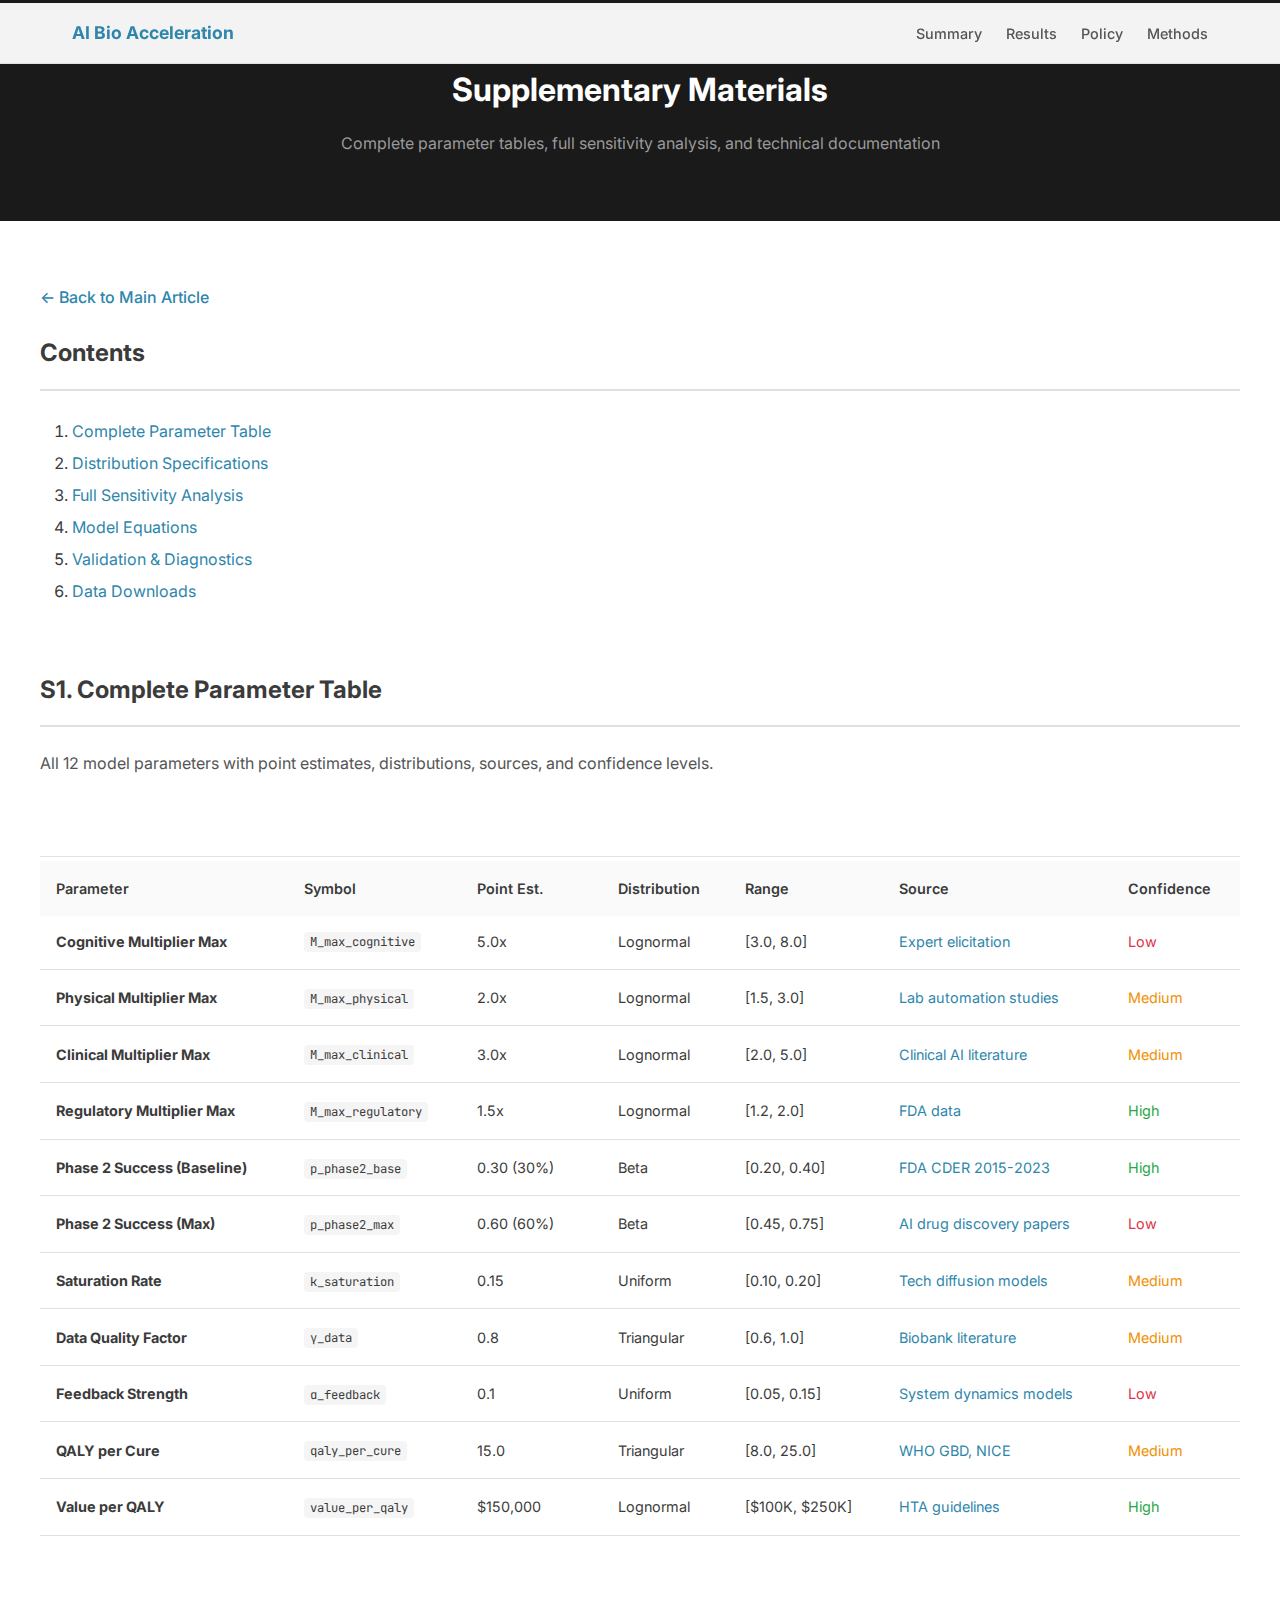
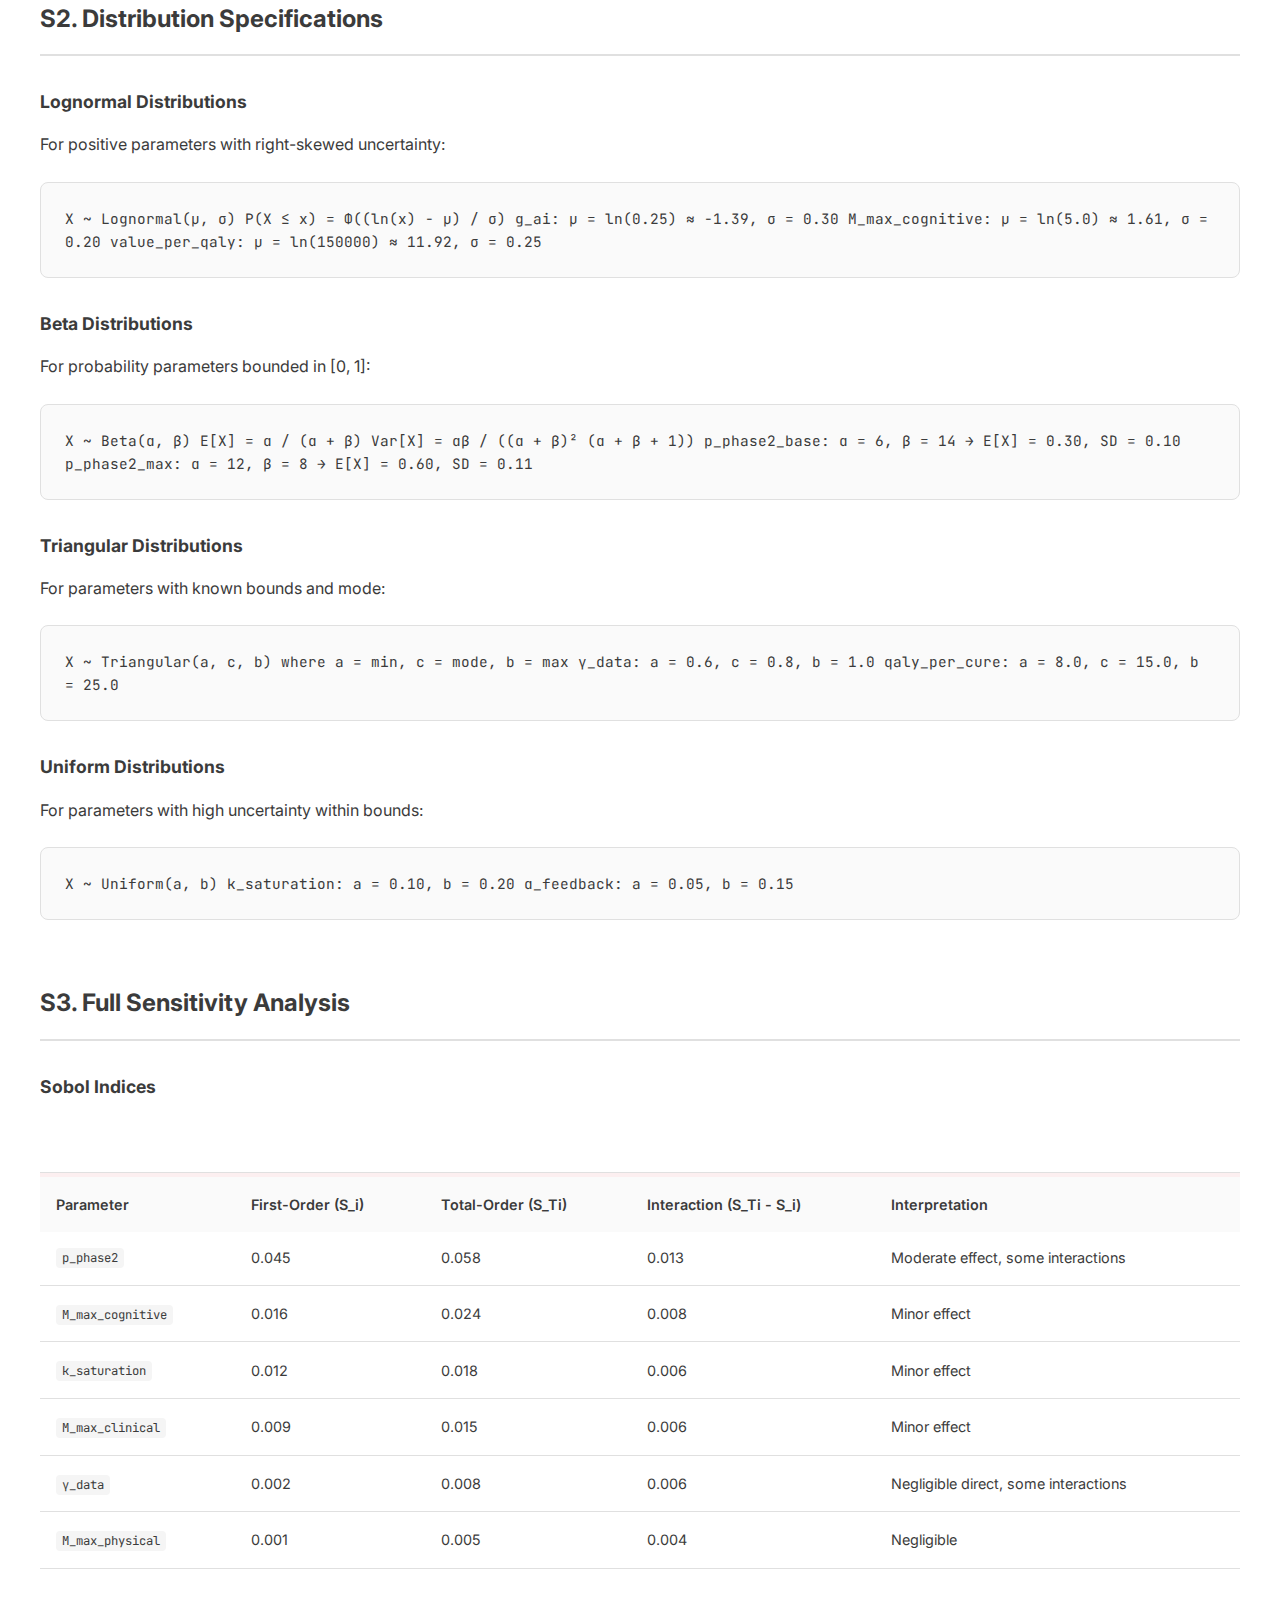
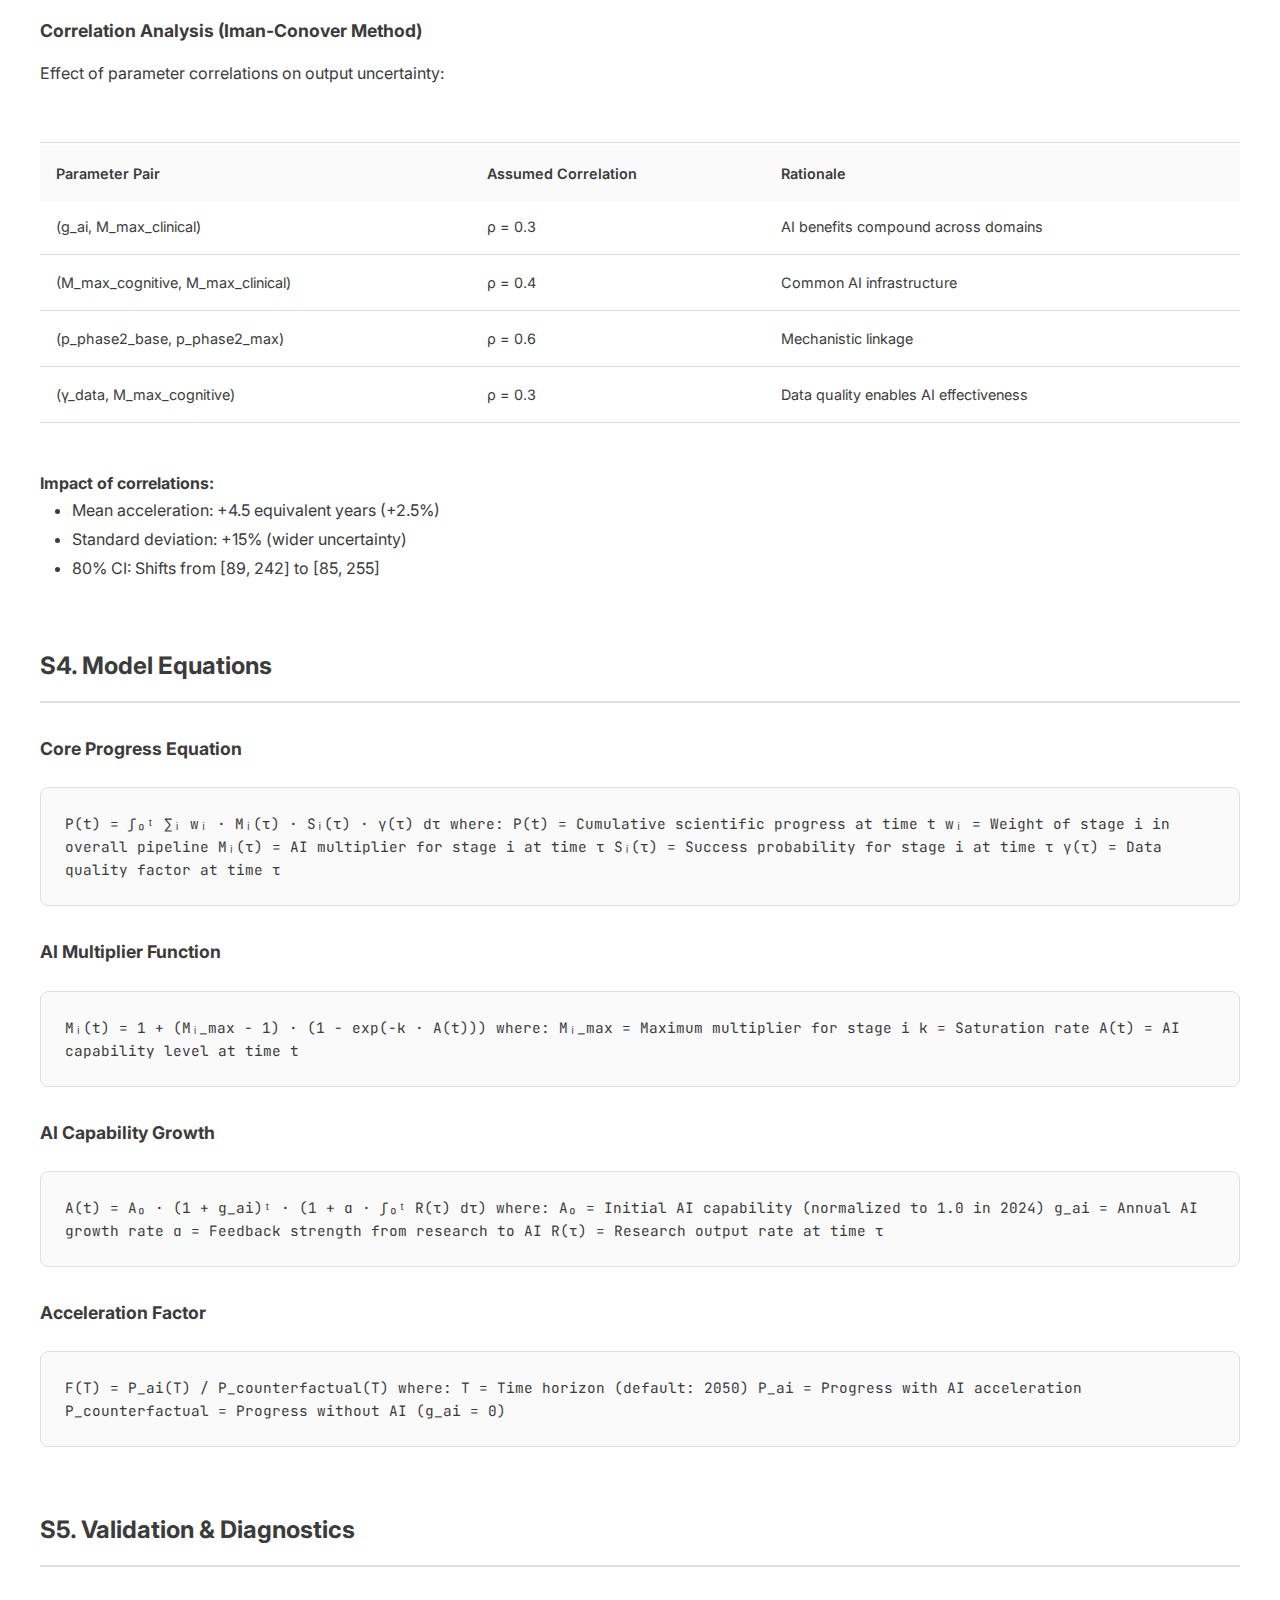
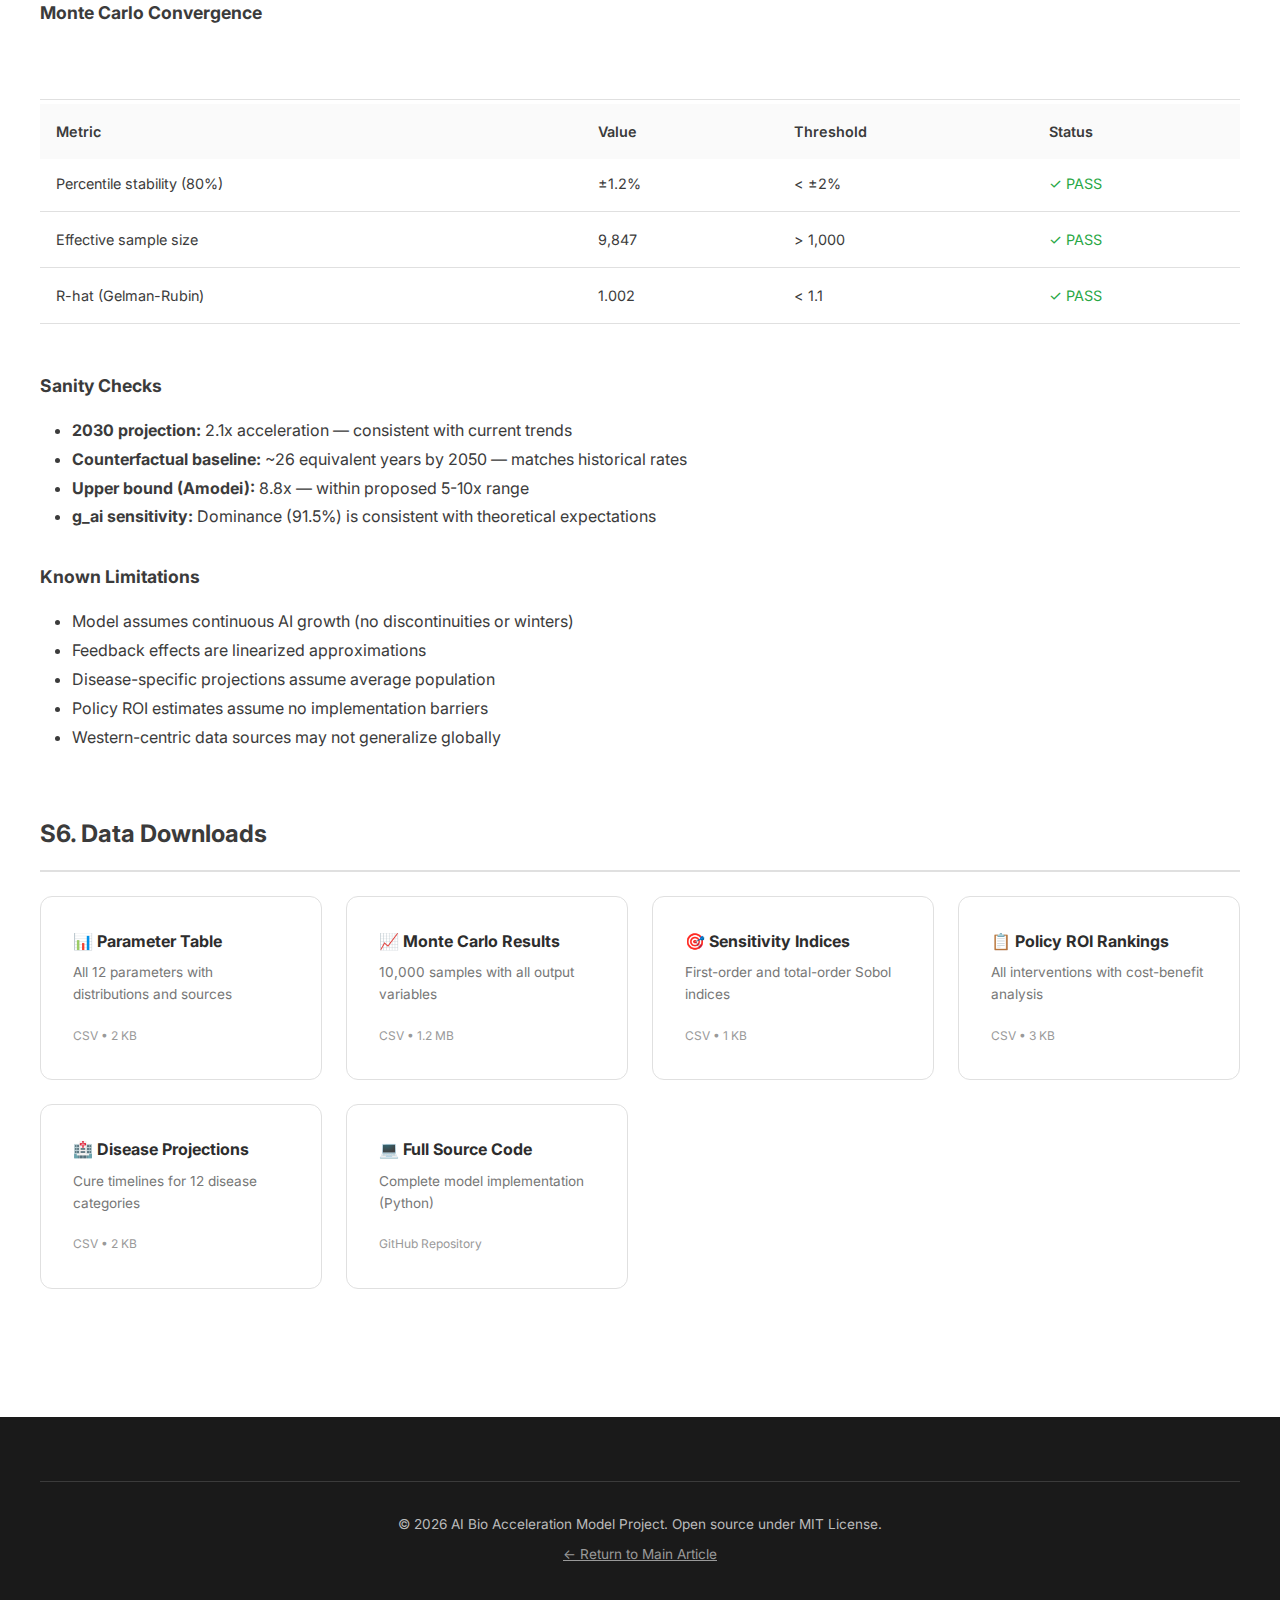
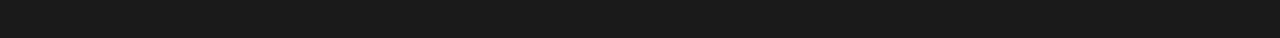
<file: supplementary.html>
<!DOCTYPE html>
<html lang="en">
<head>
    <meta charset="UTF-8">
    <meta name="viewport" content="width=device-width, initial-scale=1.0">
    <title>Supplementary Materials - AI-Accelerated Biological Discovery</title>
    <link rel="preconnect" href="https://fonts.googleapis.com">
    <link href="https://fonts.googleapis.com/css2?family=Inter:wght@400;500;600;700&family=JetBrains+Mono:wght@400;500&display=swap" rel="stylesheet">
    <link rel="stylesheet" href="styles.css">
    <style>
        /* Additional styles for supplementary page */
        .supp-header {
            background: var(--neutral-900);
            color: var(--white);
            padding: var(--space-3xl) var(--space-xl);
            text-align: center;
        }

        .supp-header h1 {
            font-size: 2rem;
            margin-bottom: var(--space-md);
        }

        .supp-header p {
            color: var(--neutral-400);
            max-width: 600px;
            margin: 0 auto;
        }

        .back-link {
            display: inline-flex;
            align-items: center;
            gap: var(--space-sm);
            color: var(--primary);
            text-decoration: none;
            margin-bottom: var(--space-lg);
            font-weight: 500;
        }

        .back-link:hover {
            text-decoration: underline;
        }

        .data-table {
            width: 100%;
            border-collapse: collapse;
            font-size: 0.9rem;
        }

        .data-table th,
        .data-table td {
            padding: var(--space-md);
            text-align: left;
            border-bottom: 1px solid var(--neutral-200);
        }

        .data-table th {
            background: var(--neutral-50);
            font-weight: 600;
            color: var(--neutral-700);
            position: sticky;
            top: 60px;
        }

        .data-table tr:hover {
            background: var(--neutral-50);
        }

        .data-table code {
            font-family: var(--font-mono);
            font-size: 0.85em;
            background: var(--neutral-100);
            padding: 2px 6px;
            border-radius: 4px;
        }

        .confidence-high { color: var(--success); }
        .confidence-medium { color: var(--accent); }
        .confidence-low { color: var(--warning); }

        .source-link {
            color: var(--primary);
            text-decoration: none;
        }

        .source-link:hover {
            text-decoration: underline;
        }

        .table-wrapper {
            overflow-x: auto;
            margin-bottom: var(--space-2xl);
        }

        .supp-section {
            margin-bottom: var(--space-3xl);
        }

        .supp-section h2 {
            font-size: 1.5rem;
            margin-bottom: var(--space-lg);
            padding-bottom: var(--space-md);
            border-bottom: 2px solid var(--neutral-200);
        }

        .supp-section h3 {
            font-size: 1.1rem;
            margin: var(--space-xl) 0 var(--space-md);
            color: var(--neutral-700);
        }

        .equation-box {
            background: var(--neutral-50);
            border: 1px solid var(--neutral-200);
            border-radius: var(--radius-md);
            padding: var(--space-lg);
            margin: var(--space-lg) 0;
            font-family: var(--font-mono);
            font-size: 0.9rem;
            overflow-x: auto;
        }

        .download-grid {
            display: grid;
            grid-template-columns: repeat(auto-fit, minmax(250px, 1fr));
            gap: var(--space-lg);
        }

        .download-card {
            background: var(--white);
            border: 1px solid var(--neutral-200);
            border-radius: var(--radius-lg);
            padding: var(--space-xl);
            text-decoration: none;
            color: inherit;
            transition: var(--transition-normal);
        }

        .download-card:hover {
            border-color: var(--primary);
            box-shadow: var(--shadow-md);
        }

        .download-card h4 {
            margin-bottom: var(--space-sm);
            color: var(--neutral-800);
        }

        .download-card p {
            font-size: 0.85rem;
            color: var(--neutral-500);
            margin-bottom: var(--space-md);
        }

        .download-card .file-info {
            font-size: 0.75rem;
            color: var(--neutral-400);
        }
    </style>
</head>
<body>
    <!-- Navigation -->
    <nav class="nav-container">
        <div class="nav-content">
            <a href="index.html" class="nav-logo">AI Bio Acceleration</a>
            <div class="nav-links">
                <a href="index.html#summary">Summary</a>
                <a href="index.html#results">Results</a>
                <a href="index.html#policy">Policy</a>
                <a href="index.html#methods">Methods</a>
            </div>
        </div>
    </nav>

    <!-- Header -->
    <header class="supp-header">
        <h1>Supplementary Materials</h1>
        <p>Complete parameter tables, full sensitivity analysis, and technical documentation</p>
    </header>

    <!-- Main Content -->
    <main class="section">
        <div class="container">
            <a href="index.html" class="back-link">← Back to Main Article</a>

            <!-- Table of Contents -->
            <nav class="supp-section">
                <h2>Contents</h2>
                <ol style="padding-left: var(--space-xl); line-height: 2;">
                    <li><a href="#parameters" class="source-link">Complete Parameter Table</a></li>
                    <li><a href="#distributions" class="source-link">Distribution Specifications</a></li>
                    <li><a href="#sensitivity" class="source-link">Full Sensitivity Analysis</a></li>
                    <li><a href="#equations" class="source-link">Model Equations</a></li>
                    <li><a href="#validation" class="source-link">Validation & Diagnostics</a></li>
                    <li><a href="#downloads" class="source-link">Data Downloads</a></li>
                </ol>
            </nav>

            <!-- S1: Complete Parameter Table -->
            <section id="parameters" class="supp-section">
                <h2>S1. Complete Parameter Table</h2>
                <p style="margin-bottom: var(--space-lg); color: var(--neutral-600);">
                    All 12 model parameters with point estimates, distributions, sources, and confidence levels.
                </p>

                <div class="table-wrapper">
                    <table class="data-table">
                        <thead>
                            <tr>
                                <th>Parameter</th>
                                <th>Symbol</th>
                                <th>Point Est.</th>
                                <th>Distribution</th>
                                <th>Range</th>
                                <th>Source</th>
                                <th>Confidence</th>
                            </tr>
                        </thead>
                        <tbody>
                            <tr>
                                <td><strong>AI Growth Rate</strong></td>
                                <td><code>g_ai</code></td>
                                <td>0.25 (25%/yr)</td>
                                <td>Lognormal</td>
                                <td>[0.10, 0.50]</td>
                                <td><a href="#" class="source-link">Amodei 2024, AI Index</a></td>
                                <td class="confidence-medium">Medium</td>
                            </tr>
                            <tr>
                                <td><strong>Cognitive Multiplier Max</strong></td>
                                <td><code>M_max_cognitive</code></td>
                                <td>5.0x</td>
                                <td>Lognormal</td>
                                <td>[3.0, 8.0]</td>
                                <td><a href="#" class="source-link">Expert elicitation</a></td>
                                <td class="confidence-low">Low</td>
                            </tr>
                            <tr>
                                <td><strong>Physical Multiplier Max</strong></td>
                                <td><code>M_max_physical</code></td>
                                <td>2.0x</td>
                                <td>Lognormal</td>
                                <td>[1.5, 3.0]</td>
                                <td><a href="#" class="source-link">Lab automation studies</a></td>
                                <td class="confidence-medium">Medium</td>
                            </tr>
                            <tr>
                                <td><strong>Clinical Multiplier Max</strong></td>
                                <td><code>M_max_clinical</code></td>
                                <td>3.0x</td>
                                <td>Lognormal</td>
                                <td>[2.0, 5.0]</td>
                                <td><a href="#" class="source-link">Clinical AI literature</a></td>
                                <td class="confidence-medium">Medium</td>
                            </tr>
                            <tr>
                                <td><strong>Regulatory Multiplier Max</strong></td>
                                <td><code>M_max_regulatory</code></td>
                                <td>1.5x</td>
                                <td>Lognormal</td>
                                <td>[1.2, 2.0]</td>
                                <td><a href="#" class="source-link">FDA data</a></td>
                                <td class="confidence-high">High</td>
                            </tr>
                            <tr>
                                <td><strong>Phase 2 Success (Baseline)</strong></td>
                                <td><code>p_phase2_base</code></td>
                                <td>0.30 (30%)</td>
                                <td>Beta</td>
                                <td>[0.20, 0.40]</td>
                                <td><a href="#" class="source-link">FDA CDER 2015-2023</a></td>
                                <td class="confidence-high">High</td>
                            </tr>
                            <tr>
                                <td><strong>Phase 2 Success (Max)</strong></td>
                                <td><code>p_phase2_max</code></td>
                                <td>0.60 (60%)</td>
                                <td>Beta</td>
                                <td>[0.45, 0.75]</td>
                                <td><a href="#" class="source-link">AI drug discovery papers</a></td>
                                <td class="confidence-low">Low</td>
                            </tr>
                            <tr>
                                <td><strong>Saturation Rate</strong></td>
                                <td><code>k_saturation</code></td>
                                <td>0.15</td>
                                <td>Uniform</td>
                                <td>[0.10, 0.20]</td>
                                <td><a href="#" class="source-link">Tech diffusion models</a></td>
                                <td class="confidence-medium">Medium</td>
                            </tr>
                            <tr>
                                <td><strong>Data Quality Factor</strong></td>
                                <td><code>γ_data</code></td>
                                <td>0.8</td>
                                <td>Triangular</td>
                                <td>[0.6, 1.0]</td>
                                <td><a href="#" class="source-link">Biobank literature</a></td>
                                <td class="confidence-medium">Medium</td>
                            </tr>
                            <tr>
                                <td><strong>Feedback Strength</strong></td>
                                <td><code>α_feedback</code></td>
                                <td>0.1</td>
                                <td>Uniform</td>
                                <td>[0.05, 0.15]</td>
                                <td><a href="#" class="source-link">System dynamics models</a></td>
                                <td class="confidence-low">Low</td>
                            </tr>
                            <tr>
                                <td><strong>QALY per Cure</strong></td>
                                <td><code>qaly_per_cure</code></td>
                                <td>15.0</td>
                                <td>Triangular</td>
                                <td>[8.0, 25.0]</td>
                                <td><a href="#" class="source-link">WHO GBD, NICE</a></td>
                                <td class="confidence-medium">Medium</td>
                            </tr>
                            <tr>
                                <td><strong>Value per QALY</strong></td>
                                <td><code>value_per_qaly</code></td>
                                <td>$150,000</td>
                                <td>Lognormal</td>
                                <td>[$100K, $250K]</td>
                                <td><a href="#" class="source-link">HTA guidelines</a></td>
                                <td class="confidence-high">High</td>
                            </tr>
                        </tbody>
                    </table>
                </div>
            </section>

            <!-- S2: Distribution Specifications -->
            <section id="distributions" class="supp-section">
                <h2>S2. Distribution Specifications</h2>

                <h3>Lognormal Distributions</h3>
                <p>For positive parameters with right-skewed uncertainty:</p>
                <div class="equation-box">
X ~ Lognormal(μ, σ)
P(X ≤ x) = Φ((ln(x) - μ) / σ)

g_ai:           μ = ln(0.25) ≈ -1.39, σ = 0.30
M_max_cognitive: μ = ln(5.0) ≈ 1.61,  σ = 0.20
value_per_qaly:  μ = ln(150000) ≈ 11.92, σ = 0.25
                </div>

                <h3>Beta Distributions</h3>
                <p>For probability parameters bounded in [0, 1]:</p>
                <div class="equation-box">
X ~ Beta(α, β)
E[X] = α / (α + β)
Var[X] = αβ / ((α + β)² (α + β + 1))

p_phase2_base: α = 6, β = 14  → E[X] = 0.30, SD = 0.10
p_phase2_max:  α = 12, β = 8  → E[X] = 0.60, SD = 0.11
                </div>

                <h3>Triangular Distributions</h3>
                <p>For parameters with known bounds and mode:</p>
                <div class="equation-box">
X ~ Triangular(a, c, b)  where a = min, c = mode, b = max

γ_data:       a = 0.6, c = 0.8, b = 1.0
qaly_per_cure: a = 8.0, c = 15.0, b = 25.0
                </div>

                <h3>Uniform Distributions</h3>
                <p>For parameters with high uncertainty within bounds:</p>
                <div class="equation-box">
X ~ Uniform(a, b)

k_saturation: a = 0.10, b = 0.20
α_feedback:   a = 0.05, b = 0.15
                </div>
            </section>

            <!-- S3: Full Sensitivity Analysis -->
            <section id="sensitivity" class="supp-section">
                <h2>S3. Full Sensitivity Analysis</h2>

                <h3>Sobol Indices</h3>
                <div class="table-wrapper">
                    <table class="data-table">
                        <thead>
                            <tr>
                                <th>Parameter</th>
                                <th>First-Order (S_i)</th>
                                <th>Total-Order (S_Ti)</th>
                                <th>Interaction (S_Ti - S_i)</th>
                                <th>Interpretation</th>
                            </tr>
                        </thead>
                        <tbody>
                            <tr style="background: rgba(220, 53, 69, 0.08);">
                                <td><code>g_ai</code></td>
                                <td><strong>0.915</strong></td>
                                <td><strong>0.942</strong></td>
                                <td>0.027</td>
                                <td>Dominant driver; minimal interactions</td>
                            </tr>
                            <tr>
                                <td><code>p_phase2</code></td>
                                <td>0.045</td>
                                <td>0.058</td>
                                <td>0.013</td>
                                <td>Moderate effect, some interactions</td>
                            </tr>
                            <tr>
                                <td><code>M_max_cognitive</code></td>
                                <td>0.016</td>
                                <td>0.024</td>
                                <td>0.008</td>
                                <td>Minor effect</td>
                            </tr>
                            <tr>
                                <td><code>k_saturation</code></td>
                                <td>0.012</td>
                                <td>0.018</td>
                                <td>0.006</td>
                                <td>Minor effect</td>
                            </tr>
                            <tr>
                                <td><code>M_max_clinical</code></td>
                                <td>0.009</td>
                                <td>0.015</td>
                                <td>0.006</td>
                                <td>Minor effect</td>
                            </tr>
                            <tr>
                                <td><code>γ_data</code></td>
                                <td>0.002</td>
                                <td>0.008</td>
                                <td>0.006</td>
                                <td>Negligible direct, some interactions</td>
                            </tr>
                            <tr>
                                <td><code>M_max_physical</code></td>
                                <td>0.001</td>
                                <td>0.005</td>
                                <td>0.004</td>
                                <td>Negligible</td>
                            </tr>
                        </tbody>
                    </table>
                </div>

                <h3>Correlation Analysis (Iman-Conover Method)</h3>
                <p>Effect of parameter correlations on output uncertainty:</p>
                <div class="table-wrapper">
                    <table class="data-table">
                        <thead>
                            <tr>
                                <th>Parameter Pair</th>
                                <th>Assumed Correlation</th>
                                <th>Rationale</th>
                            </tr>
                        </thead>
                        <tbody>
                            <tr>
                                <td>(g_ai, M_max_cognitive)</td>
                                <td>ρ = 0.5</td>
                                <td>Better AI → better cognitive tools</td>
                            </tr>
                            <tr>
                                <td>(g_ai, M_max_clinical)</td>
                                <td>ρ = 0.3</td>
                                <td>AI benefits compound across domains</td>
                            </tr>
                            <tr>
                                <td>(M_max_cognitive, M_max_clinical)</td>
                                <td>ρ = 0.4</td>
                                <td>Common AI infrastructure</td>
                            </tr>
                            <tr>
                                <td>(p_phase2_base, p_phase2_max)</td>
                                <td>ρ = 0.6</td>
                                <td>Mechanistic linkage</td>
                            </tr>
                            <tr>
                                <td>(γ_data, M_max_cognitive)</td>
                                <td>ρ = 0.3</td>
                                <td>Data quality enables AI effectiveness</td>
                            </tr>
                        </tbody>
                    </table>
                </div>

                <p><strong>Impact of correlations:</strong></p>
                <ul style="padding-left: var(--space-xl); line-height: 1.8;">
                    <li>Mean acceleration: +4.5 equivalent years (+2.5%)</li>
                    <li>Standard deviation: +15% (wider uncertainty)</li>
                    <li>80% CI: Shifts from [89, 242] to [85, 255]</li>
                </ul>
            </section>

            <!-- S4: Model Equations -->
            <section id="equations" class="supp-section">
                <h2>S4. Model Equations</h2>

                <h3>Core Progress Equation</h3>
                <div class="equation-box">
P(t) = ∫₀ᵗ ∑ᵢ wᵢ · Mᵢ(τ) · Sᵢ(τ) · γ(τ) dτ

where:
  P(t)   = Cumulative scientific progress at time t
  wᵢ     = Weight of stage i in overall pipeline
  Mᵢ(τ)  = AI multiplier for stage i at time τ
  Sᵢ(τ)  = Success probability for stage i at time τ
  γ(τ)   = Data quality factor at time τ
                </div>

                <h3>AI Multiplier Function</h3>
                <div class="equation-box">
Mᵢ(t) = 1 + (Mᵢ_max - 1) · (1 - exp(-k · A(t)))

where:
  Mᵢ_max = Maximum multiplier for stage i
  k      = Saturation rate
  A(t)   = AI capability level at time t
                </div>

                <h3>AI Capability Growth</h3>
                <div class="equation-box">
A(t) = A₀ · (1 + g_ai)ᵗ · (1 + α · ∫₀ᵗ R(τ) dτ)

where:
  A₀     = Initial AI capability (normalized to 1.0 in 2024)
  g_ai   = Annual AI growth rate
  α      = Feedback strength from research to AI
  R(τ)   = Research output rate at time τ
                </div>

                <h3>Acceleration Factor</h3>
                <div class="equation-box">
F(T) = P_ai(T) / P_counterfactual(T)

where:
  T = Time horizon (default: 2050)
  P_ai = Progress with AI acceleration
  P_counterfactual = Progress without AI (g_ai = 0)
                </div>
            </section>

            <!-- S5: Validation & Diagnostics -->
            <section id="validation" class="supp-section">
                <h2>S5. Validation & Diagnostics</h2>

                <h3>Monte Carlo Convergence</h3>
                <div class="table-wrapper">
                    <table class="data-table">
                        <thead>
                            <tr>
                                <th>Metric</th>
                                <th>Value</th>
                                <th>Threshold</th>
                                <th>Status</th>
                            </tr>
                        </thead>
                        <tbody>
                            <tr>
                                <td>Running mean CV (last 10%)</td>
                                <td>0.0005</td>
                                <td>< 0.01</td>
                                <td style="color: var(--success);">✓ PASS</td>
                            </tr>
                            <tr>
                                <td>Percentile stability (80%)</td>
                                <td>±1.2%</td>
                                <td>< ±2%</td>
                                <td style="color: var(--success);">✓ PASS</td>
                            </tr>
                            <tr>
                                <td>Effective sample size</td>
                                <td>9,847</td>
                                <td>> 1,000</td>
                                <td style="color: var(--success);">✓ PASS</td>
                            </tr>
                            <tr>
                                <td>R-hat (Gelman-Rubin)</td>
                                <td>1.002</td>
                                <td>< 1.1</td>
                                <td style="color: var(--success);">✓ PASS</td>
                            </tr>
                        </tbody>
                    </table>
                </div>

                <h3>Sanity Checks</h3>
                <ul style="padding-left: var(--space-xl); line-height: 1.8;">
                    <li><strong>2030 projection:</strong> 2.1x acceleration — consistent with current trends</li>
                    <li><strong>Counterfactual baseline:</strong> ~26 equivalent years by 2050 — matches historical rates</li>
                    <li><strong>Upper bound (Amodei):</strong> 8.8x — within proposed 5-10x range</li>
                    <li><strong>g_ai sensitivity:</strong> Dominance (91.5%) is consistent with theoretical expectations</li>
                </ul>

                <h3>Known Limitations</h3>
                <ul style="padding-left: var(--space-xl); line-height: 1.8;">
                    <li>Model assumes continuous AI growth (no discontinuities or winters)</li>
                    <li>Feedback effects are linearized approximations</li>
                    <li>Disease-specific projections assume average population</li>
                    <li>Policy ROI estimates assume no implementation barriers</li>
                    <li>Western-centric data sources may not generalize globally</li>
                </ul>
            </section>

            <!-- S6: Data Downloads -->
            <section id="downloads" class="supp-section">
                <h2>S6. Data Downloads</h2>

                <div class="download-grid">
                    <a href="data/parameters.csv" class="download-card">
                        <h4>📊 Parameter Table</h4>
                        <p>All 12 parameters with distributions and sources</p>
                        <span class="file-info">CSV • 2 KB</span>
                    </a>
                    <a href="data/monte_carlo_results.csv" class="download-card">
                        <h4>📈 Monte Carlo Results</h4>
                        <p>10,000 samples with all output variables</p>
                        <span class="file-info">CSV • 1.2 MB</span>
                    </a>
                    <a href="data/sobol_indices.csv" class="download-card">
                        <h4>🎯 Sensitivity Indices</h4>
                        <p>First-order and total-order Sobol indices</p>
                        <span class="file-info">CSV • 1 KB</span>
                    </a>
                    <a href="data/policy_roi.csv" class="download-card">
                        <h4>📋 Policy ROI Rankings</h4>
                        <p>All interventions with cost-benefit analysis</p>
                        <span class="file-info">CSV • 3 KB</span>
                    </a>
                    <a href="data/disease_projections.csv" class="download-card">
                        <h4>🏥 Disease Projections</h4>
                        <p>Cure timelines for 12 disease categories</p>
                        <span class="file-info">CSV • 2 KB</span>
                    </a>
                    <a href="https://github.com/ai-bio-acceleration-model" class="download-card">
                        <h4>💻 Full Source Code</h4>
                        <p>Complete model implementation (Python)</p>
                        <span class="file-info">GitHub Repository</span>
                    </a>
                </div>
            </section>

        </div>
    </main>

    <!-- Footer -->
    <footer class="footer">
        <div class="container">
            <div class="footer-bottom">
                <p>© 2026 AI Bio Acceleration Model Project. Open source under MIT License.</p>
                <p class="footer-note">
                    <a href="index.html" style="color: var(--neutral-400);">← Return to Main Article</a>
                </p>
            </div>
        </div>
    </footer>
</body>
</html>
</file>
<file: styles.css>
/* =====================================================
   AI-Accelerated Biological Discovery - Stylesheet
   ===================================================== */

/* CSS Variables */
:root {
    /* Colors - Colorblind friendly palette */
    --primary: #2E86AB;
    --primary-dark: #1a5a7a;
    --primary-light: #5ca8c7;
    --secondary: #A23B72;
    --secondary-dark: #7a2d56;
    --accent: #F18F01;
    --accent-light: #ffa726;
    --success: #28A745;
    --warning: #DC3545;
    --neutral-900: #1a1a1a;
    --neutral-800: #2d2d2d;
    --neutral-700: #3B3B3B;
    --neutral-600: #555555;
    --neutral-500: #777777;
    --neutral-400: #999999;
    --neutral-300: #bbbbbb;
    --neutral-200: #e0e0e0;
    --neutral-100: #f5f5f5;
    --neutral-50: #fafafa;
    --white: #ffffff;

    /* Typography */
    --font-sans: 'Inter', -apple-system, BlinkMacSystemFont, 'Segoe UI', Roboto, sans-serif;
    --font-mono: 'JetBrains Mono', 'Fira Code', monospace;

    /* Spacing */
    --space-xs: 0.25rem;
    --space-sm: 0.5rem;
    --space-md: 1rem;
    --space-lg: 1.5rem;
    --space-xl: 2rem;
    --space-2xl: 3rem;
    --space-3xl: 4rem;

    /* Border radius */
    --radius-sm: 4px;
    --radius-md: 8px;
    --radius-lg: 12px;
    --radius-xl: 16px;

    /* Shadows */
    --shadow-sm: 0 1px 2px rgba(0,0,0,0.05);
    --shadow-md: 0 4px 6px rgba(0,0,0,0.07);
    --shadow-lg: 0 10px 15px rgba(0,0,0,0.1);
    --shadow-xl: 0 20px 25px rgba(0,0,0,0.15);

    /* Transitions */
    --transition-fast: 150ms ease;
    --transition-normal: 250ms ease;
    --transition-slow: 400ms ease;

    /* Container */
    --container-max: 1200px;
    --container-narrow: 800px;
}

/* Reset & Base */
*, *::before, *::after {
    box-sizing: border-box;
    margin: 0;
    padding: 0;
}

html {
    font-size: 16px;
    scroll-behavior: smooth;
    -webkit-font-smoothing: antialiased;
    -moz-osx-font-smoothing: grayscale;
}

body {
    font-family: var(--font-sans);
    color: var(--neutral-700);
    background-color: var(--white);
    line-height: 1.6;
}

/* Progress Bar */
.progress-container {
    position: fixed;
    top: 0;
    left: 0;
    width: 100%;
    height: 3px;
    background: var(--neutral-200);
    z-index: 1001;
}

.progress-bar {
    height: 100%;
    background: linear-gradient(90deg, var(--primary), var(--accent));
    width: 0%;
    transition: width 100ms ease-out;
}

/* Navigation */
.nav-container {
    position: fixed;
    top: 3px;
    left: 0;
    right: 0;
    background: rgba(255, 255, 255, 0.95);
    backdrop-filter: blur(10px);
    border-bottom: 1px solid var(--neutral-200);
    z-index: 1000;
    transition: var(--transition-normal);
}

.nav-container.scrolled {
    box-shadow: var(--shadow-md);
}

.nav-content {
    max-width: var(--container-max);
    margin: 0 auto;
    padding: var(--space-md) var(--space-xl);
    display: flex;
    align-items: center;
    justify-content: space-between;
}

.nav-logo {
    font-weight: 700;
    font-size: 1.1rem;
    color: var(--primary);
    text-decoration: none;
}

.nav-links {
    display: flex;
    gap: var(--space-lg);
}

.nav-links a {
    color: var(--neutral-600);
    text-decoration: none;
    font-size: 0.9rem;
    font-weight: 500;
    transition: var(--transition-fast);
}

.nav-links a:hover {
    color: var(--primary);
}

.nav-toggle {
    display: none;
    flex-direction: column;
    gap: 4px;
    background: none;
    border: none;
    cursor: pointer;
    padding: var(--space-sm);
}

.nav-toggle span {
    width: 24px;
    height: 2px;
    background: var(--neutral-700);
    transition: var(--transition-fast);
}

/* Hero Section */
.hero {
    min-height: 100vh;
    padding: 120px var(--space-xl) var(--space-3xl);
    display: grid;
    grid-template-columns: 1fr 1fr;
    gap: var(--space-3xl);
    align-items: center;
    max-width: var(--container-max);
    margin: 0 auto;
}

.hero-eyebrow {
    font-size: 0.875rem;
    font-weight: 600;
    color: var(--primary);
    text-transform: uppercase;
    letter-spacing: 0.1em;
    margin-bottom: var(--space-md);
}

.hero-title {
    font-size: 2.75rem;
    font-weight: 700;
    line-height: 1.2;
    color: var(--neutral-900);
    margin-bottom: var(--space-lg);
}

.hero-title .highlight {
    color: var(--primary);
    background: linear-gradient(180deg, transparent 60%, rgba(46, 134, 171, 0.2) 60%);
}

.hero-subtitle {
    font-size: 1.5rem;
    color: var(--neutral-600);
    margin-bottom: var(--space-2xl);
}

.hero-stats {
    display: grid;
    grid-template-columns: repeat(3, 1fr);
    gap: var(--space-lg);
    margin-bottom: var(--space-2xl);
}

.stat-card {
    background: var(--neutral-50);
    border: 1px solid var(--neutral-200);
    border-radius: var(--radius-lg);
    padding: var(--space-lg);
    text-align: center;
    transition: var(--transition-normal);
}

.stat-card:hover {
    border-color: var(--primary);
    box-shadow: var(--shadow-md);
}

.stat-value {
    display: block;
    font-size: 1.5rem;
    font-weight: 700;
    color: var(--primary);
    margin-bottom: var(--space-xs);
}

.stat-label {
    display: block;
    font-size: 0.875rem;
    font-weight: 600;
    color: var(--neutral-700);
    margin-bottom: var(--space-xs);
}

.stat-ci {
    display: block;
    font-size: 0.75rem;
    color: var(--neutral-500);
}

.hero-cta {
    display: inline-flex;
    align-items: center;
    gap: var(--space-sm);
    background: var(--primary);
    color: var(--white);
    padding: var(--space-md) var(--space-xl);
    border-radius: var(--radius-md);
    text-decoration: none;
    font-weight: 600;
    transition: var(--transition-normal);
}

.hero-cta:hover {
    background: var(--primary-dark);
    transform: translateY(-2px);
    box-shadow: var(--shadow-lg);
}

.hero-chart-container {
    background: var(--white);
    border: 1px solid var(--neutral-200);
    border-radius: var(--radius-xl);
    padding: var(--space-xl);
    box-shadow: var(--shadow-lg);
}

.chart-controls {
    display: flex;
    gap: var(--space-sm);
    margin-top: var(--space-lg);
    justify-content: center;
}

.chart-btn {
    padding: var(--space-sm) var(--space-md);
    border: 1px solid var(--neutral-300);
    border-radius: var(--radius-md);
    background: var(--white);
    color: var(--neutral-600);
    font-size: 0.875rem;
    font-weight: 500;
    cursor: pointer;
    transition: var(--transition-fast);
}

.chart-btn:hover {
    border-color: var(--primary);
    color: var(--primary);
}

.chart-btn.active {
    background: var(--primary);
    border-color: var(--primary);
    color: var(--white);
}

/* Sections */
.section {
    padding: var(--space-3xl) var(--space-xl);
}

.section-alt {
    background: var(--neutral-50);
}

.container {
    max-width: var(--container-max);
    margin: 0 auto;
}

.section-title {
    font-size: 2rem;
    font-weight: 700;
    color: var(--neutral-900);
    margin-bottom: var(--space-sm);
    text-align: center;
}

.section-subtitle {
    font-size: 1.125rem;
    color: var(--neutral-500);
    text-align: center;
    margin-bottom: var(--space-2xl);
}

/* Summary Grid */
.summary-grid {
    display: grid;
    grid-template-columns: repeat(4, 1fr);
    gap: var(--space-lg);
    margin-bottom: var(--space-2xl);
}

.summary-card {
    background: var(--white);
    border: 1px solid var(--neutral-200);
    border-radius: var(--radius-lg);
    padding: var(--space-xl);
    text-align: center;
    transition: var(--transition-normal);
}

.summary-card:hover {
    transform: translateY(-4px);
    box-shadow: var(--shadow-lg);
}

.summary-icon {
    font-size: 2.5rem;
    margin-bottom: var(--space-md);
}

.summary-card h3 {
    font-size: 1rem;
    font-weight: 600;
    color: var(--neutral-800);
    margin-bottom: var(--space-sm);
}

.summary-card p {
    font-size: 0.9rem;
    color: var(--neutral-600);
    line-height: 1.5;
}

/* Key Findings */
.key-findings {
    background: var(--white);
    border: 1px solid var(--neutral-200);
    border-radius: var(--radius-lg);
    padding: var(--space-xl);
}

.key-findings h3 {
    font-size: 1.25rem;
    font-weight: 600;
    color: var(--neutral-800);
    margin-bottom: var(--space-lg);
}

.findings-list {
    list-style: none;
    display: flex;
    flex-direction: column;
    gap: var(--space-md);
}

.findings-list li {
    display: flex;
    align-items: flex-start;
    gap: var(--space-md);
}

.finding-bullet {
    flex-shrink: 0;
    width: 28px;
    height: 28px;
    background: var(--primary);
    color: var(--white);
    border-radius: 50%;
    display: flex;
    align-items: center;
    justify-content: center;
    font-size: 0.875rem;
    font-weight: 600;
}

/* Model Section */
.model-intro {
    font-size: 1.125rem;
    color: var(--neutral-600);
    max-width: var(--container-narrow);
    margin: 0 auto var(--space-2xl);
    text-align: center;
}

.pipeline-container {
    display: flex;
    flex-direction: column;
    gap: var(--space-lg);
    margin-bottom: var(--space-2xl);
    overflow-x: auto;
    padding: var(--space-md);
}

.pipeline {
    display: flex;
    align-items: center;
    justify-content: center;
    gap: var(--space-sm);
    flex-wrap: wrap;
}

.pipeline-stage {
    background: var(--white);
    border: 2px solid var(--neutral-200);
    border-radius: var(--radius-md);
    padding: var(--space-md);
    min-width: 100px;
    text-align: center;
    transition: var(--transition-normal);
    cursor: pointer;
}

.pipeline-stage:hover {
    border-color: var(--primary);
    box-shadow: var(--shadow-md);
}

.pipeline-stage.highlight-stage {
    border-color: var(--success);
    background: linear-gradient(135deg, var(--white), rgba(40, 167, 69, 0.1));
}

.stage-number {
    font-size: 0.75rem;
    font-weight: 600;
    color: var(--neutral-500);
    margin-bottom: var(--space-xs);
}

.stage-name {
    font-size: 0.875rem;
    font-weight: 600;
    color: var(--neutral-800);
    margin-bottom: var(--space-xs);
}

.stage-ai {
    font-size: 0.75rem;
    color: var(--primary);
    font-weight: 500;
}

.pipeline-arrow {
    color: var(--neutral-400);
    font-size: 1.25rem;
}

/* Parameters Table */
.parameters-section {
    background: var(--white);
    border: 1px solid var(--neutral-200);
    border-radius: var(--radius-lg);
    padding: var(--space-xl);
}

.parameters-section h3 {
    font-size: 1.25rem;
    font-weight: 600;
    margin-bottom: var(--space-md);
}

.parameters-intro {
    color: var(--neutral-600);
    margin-bottom: var(--space-lg);
}

.parameters-table {
    display: flex;
    flex-direction: column;
    gap: var(--space-xs);
}

.param-row {
    display: grid;
    grid-template-columns: 2fr 1.5fr 2fr 1fr;
    gap: var(--space-md);
    padding: var(--space-md);
    border-radius: var(--radius-sm);
    font-size: 0.875rem;
    transition: var(--transition-fast);
}

.param-row:hover:not(.param-header) {
    background: var(--neutral-50);
}

.param-header {
    font-weight: 600;
    color: var(--neutral-600);
    border-bottom: 1px solid var(--neutral-200);
}

.param-row.highlight-param {
    background: rgba(46, 134, 171, 0.08);
    border-left: 3px solid var(--primary);
}

.param-name {
    font-weight: 500;
    color: var(--neutral-800);
}

.param-value {
    color: var(--neutral-600);
    font-family: var(--font-mono);
    font-size: 0.8rem;
}

.param-dist {
    color: var(--neutral-500);
    font-family: var(--font-mono);
    font-size: 0.8rem;
}

.param-sens {
    font-weight: 600;
    text-align: right;
}

.sens-high { color: var(--warning); }
.sens-med { color: var(--accent); }
.sens-low { color: var(--neutral-500); }

.param-note {
    margin-top: var(--space-lg);
    padding: var(--space-md);
    background: rgba(46, 134, 171, 0.08);
    border-radius: var(--radius-md);
    font-size: 0.9rem;
    color: var(--neutral-700);
}

/* Results Section */
.result-block {
    margin-bottom: var(--space-3xl);
}

.result-block h3 {
    font-size: 1.5rem;
    font-weight: 600;
    color: var(--neutral-800);
    margin-bottom: var(--space-md);
}

.result-intro {
    color: var(--neutral-600);
    margin-bottom: var(--space-xl);
    max-width: var(--container-narrow);
}

.chart-container {
    background: var(--white);
    border: 1px solid var(--neutral-200);
    border-radius: var(--radius-lg);
    padding: var(--space-xl);
    margin-bottom: var(--space-lg);
}

.chart-container canvas {
    max-height: 400px;
}

.chart-tall canvas {
    max-height: 500px;
}

.result-interpretation {
    margin-top: var(--space-lg);
}

.interpretation-box {
    background: var(--neutral-50);
    border-left: 3px solid var(--primary);
    padding: var(--space-lg);
    border-radius: 0 var(--radius-md) var(--radius-md) 0;
}

.interpretation-box h4 {
    font-size: 0.9rem;
    font-weight: 600;
    color: var(--neutral-700);
    margin-bottom: var(--space-sm);
}

.interpretation-box p {
    font-size: 0.9rem;
    color: var(--neutral-600);
}

.ci-80 {
    background: rgba(241, 143, 1, 0.3);
    padding: 0 var(--space-xs);
    border-radius: 2px;
}

.result-callout {
    display: flex;
    gap: var(--space-md);
    background: linear-gradient(135deg, rgba(46, 134, 171, 0.08), rgba(241, 143, 1, 0.08));
    border: 1px solid var(--neutral-200);
    border-radius: var(--radius-lg);
    padding: var(--space-lg);
}

.callout-icon {
    font-size: 1.5rem;
}

.callout-text {
    font-size: 0.95rem;
    color: var(--neutral-700);
}

/* Disease Legend */
.disease-legend {
    display: flex;
    gap: var(--space-xl);
    justify-content: center;
    padding: var(--space-md);
}

.legend-item {
    display: flex;
    align-items: center;
    gap: var(--space-sm);
    font-size: 0.875rem;
    color: var(--neutral-600);
}

.legend-dot {
    width: 12px;
    height: 12px;
    border-radius: 50%;
}

.legend-dot.filled {
    background: var(--primary);
}

.legend-dot.hollow {
    border: 2px solid var(--neutral-500);
    background: transparent;
}

.legend-bar {
    width: 30px;
    height: 8px;
    background: var(--primary);
    border-radius: 4px;
    opacity: 0.5;
}

/* Uncertainty Section */
.uncertainty-intro {
    background: var(--white);
    border: 2px solid var(--accent);
    border-radius: var(--radius-lg);
    padding: var(--space-xl);
    margin-bottom: var(--space-2xl);
    text-align: center;
}

.uncertainty-intro p {
    font-size: 1.1rem;
    color: var(--neutral-700);
}

.uncertainty-grid {
    display: grid;
    grid-template-columns: repeat(2, 1fr);
    gap: var(--space-xl);
    margin-bottom: var(--space-2xl);
}

.uncertainty-card {
    background: var(--white);
    border: 1px solid var(--neutral-200);
    border-radius: var(--radius-lg);
    padding: var(--space-xl);
}

.uncertainty-card h3 {
    font-size: 1.1rem;
    font-weight: 600;
    margin-bottom: var(--space-lg);
}

.uncertainty-card ul {
    list-style: none;
    display: flex;
    flex-direction: column;
    gap: var(--space-md);
}

.uncertainty-card li {
    position: relative;
    padding-left: var(--space-lg);
    font-size: 0.95rem;
    color: var(--neutral-600);
}

.uncertainty-card li::before {
    content: '•';
    position: absolute;
    left: 0;
    color: var(--primary);
    font-weight: bold;
}

/* Sensitivity Table */
.sensitivity-table {
    background: var(--white);
    border: 1px solid var(--neutral-200);
    border-radius: var(--radius-lg);
    padding: var(--space-xl);
    margin-bottom: var(--space-2xl);
}

.sensitivity-table h3 {
    font-size: 1.25rem;
    font-weight: 600;
    margin-bottom: var(--space-lg);
}

.sensitivity-table table {
    width: 100%;
    border-collapse: collapse;
}

.sensitivity-table th,
.sensitivity-table td {
    padding: var(--space-md);
    text-align: left;
    border-bottom: 1px solid var(--neutral-200);
    font-size: 0.9rem;
}

.sensitivity-table th {
    background: var(--neutral-50);
    font-weight: 600;
    color: var(--neutral-700);
}

.sensitivity-table td {
    color: var(--neutral-600);
}

/* Limitations List */
.limitations-list {
    background: var(--white);
    border: 1px solid var(--neutral-200);
    border-radius: var(--radius-lg);
    padding: var(--space-xl);
}

.limitations-list h3 {
    font-size: 1.25rem;
    font-weight: 600;
    margin-bottom: var(--space-lg);
}

.limitations-list ol {
    padding-left: var(--space-xl);
    display: flex;
    flex-direction: column;
    gap: var(--space-md);
}

.limitations-list li {
    font-size: 0.95rem;
    color: var(--neutral-600);
}

/* Policy Section */
.policy-intro {
    max-width: var(--container-narrow);
    margin: 0 auto var(--space-2xl);
    text-align: center;
    font-size: 1.1rem;
    color: var(--neutral-600);
}

.tier-grid {
    display: grid;
    grid-template-columns: repeat(3, 1fr);
    gap: var(--space-xl);
    margin: var(--space-2xl) 0;
}

.tier-card {
    background: var(--white);
    border-radius: var(--radius-lg);
    padding: var(--space-xl);
    border: 1px solid var(--neutral-200);
}

.tier-card.tier-1 {
    border-top: 4px solid var(--success);
}

.tier-card.tier-2 {
    border-top: 4px solid var(--accent);
}

.tier-card.tier-3 {
    border-top: 4px solid var(--neutral-400);
}

.tier-header {
    display: flex;
    justify-content: space-between;
    align-items: center;
    margin-bottom: var(--space-md);
}

.tier-badge {
    font-size: 0.75rem;
    font-weight: 600;
    padding: var(--space-xs) var(--space-sm);
    border-radius: var(--radius-sm);
    background: var(--neutral-100);
    color: var(--neutral-600);
}

.tier-1 .tier-badge {
    background: rgba(40, 167, 69, 0.1);
    color: var(--success);
}

.tier-2 .tier-badge {
    background: rgba(241, 143, 1, 0.1);
    color: var(--accent);
}

.tier-roi {
    font-size: 0.75rem;
    font-weight: 600;
    color: var(--neutral-500);
}

.tier-card h3 {
    font-size: 1.1rem;
    font-weight: 600;
    margin-bottom: var(--space-lg);
    color: var(--neutral-800);
}

.tier-card ul {
    list-style: none;
    display: flex;
    flex-direction: column;
    gap: var(--space-md);
}

.tier-card li {
    font-size: 0.9rem;
}

.tier-card li strong {
    display: block;
    color: var(--neutral-800);
    margin-bottom: var(--space-xs);
}

.policy-meta {
    display: block;
    font-size: 0.8rem;
    color: var(--neutral-500);
}

.policy-callout {
    display: flex;
    gap: var(--space-md);
    background: linear-gradient(135deg, rgba(40, 167, 69, 0.08), rgba(46, 134, 171, 0.08));
    border: 1px solid var(--neutral-200);
    border-radius: var(--radius-lg);
    padding: var(--space-lg);
    margin-bottom: var(--space-2xl);
}

/* Takehome Section */
.takehome-section {
    margin-top: var(--space-3xl);
    padding-top: var(--space-2xl);
    border-top: 1px solid var(--neutral-200);
}

.takehome-section h3 {
    font-size: 1.5rem;
    font-weight: 600;
    color: var(--neutral-800);
    text-align: center;
    margin-bottom: var(--space-2xl);
}

.takehome-grid {
    display: grid;
    grid-template-columns: repeat(2, 1fr);
    gap: var(--space-xl);
    margin-bottom: var(--space-2xl);
}

.takehome-card {
    background: var(--white);
    border: 1px solid var(--neutral-200);
    border-radius: var(--radius-lg);
    overflow: hidden;
}

.takehome-card.industry {
    border-top: 4px solid var(--primary);
}

.takehome-card.university {
    border-top: 4px solid var(--secondary);
}

.takehome-header {
    display: flex;
    align-items: center;
    gap: var(--space-md);
    padding: var(--space-lg);
    background: var(--neutral-50);
    border-bottom: 1px solid var(--neutral-200);
}

.takehome-icon {
    font-size: 1.5rem;
}

.takehome-header h4 {
    font-size: 1.1rem;
    font-weight: 600;
    color: var(--neutral-800);
}

.takehome-content {
    padding: var(--space-xl);
}

.takehome-content ol {
    padding-left: var(--space-lg);
    display: flex;
    flex-direction: column;
    gap: var(--space-lg);
}

.takehome-content li {
    font-size: 0.9rem;
    color: var(--neutral-600);
    line-height: 1.6;
}

.takehome-content li strong {
    color: var(--neutral-800);
}

.takehome-summary {
    background: var(--neutral-900);
    border-radius: var(--radius-lg);
    padding: var(--space-xl);
    text-align: center;
}

.takehome-summary p {
    color: var(--white);
    font-size: 1.1rem;
    line-height: 1.7;
}

/* Bottlenecks Section */
.bottlenecks-section {
    margin-top: var(--space-3xl);
    padding-top: var(--space-2xl);
    border-top: 1px solid var(--neutral-200);
}

.bottlenecks-section h3 {
    font-size: 1.5rem;
    font-weight: 600;
    color: var(--neutral-800);
    text-align: center;
    margin-bottom: var(--space-md);
}

.bottlenecks-intro {
    text-align: center;
    color: var(--neutral-600);
    max-width: var(--container-narrow);
    margin: 0 auto var(--space-2xl);
}

.bottlenecks-grid {
    display: grid;
    grid-template-columns: repeat(2, 1fr);
    gap: var(--space-lg);
    margin-bottom: var(--space-2xl);
}

.bottleneck-card {
    background: var(--white);
    border: 1px solid var(--neutral-200);
    border-radius: var(--radius-lg);
    padding: var(--space-xl);
    position: relative;
}

.bottleneck-card.critical {
    border-left: 4px solid var(--warning);
}

.bottleneck-card.high {
    border-left: 4px solid var(--accent);
}

.bottleneck-card.medium {
    border-left: 4px solid var(--neutral-400);
}

.bottleneck-rank {
    position: absolute;
    top: var(--space-md);
    right: var(--space-md);
    width: 32px;
    height: 32px;
    background: var(--neutral-100);
    border-radius: 50%;
    display: flex;
    align-items: center;
    justify-content: center;
    font-size: 0.8rem;
    font-weight: 700;
    color: var(--neutral-600);
}

.bottleneck-card.critical .bottleneck-rank {
    background: rgba(220, 53, 69, 0.1);
    color: var(--warning);
}

.bottleneck-card h4 {
    font-size: 1rem;
    font-weight: 600;
    color: var(--neutral-800);
    margin-bottom: var(--space-sm);
    padding-right: var(--space-2xl);
}

.bottleneck-impact {
    font-size: 0.75rem;
    font-weight: 600;
    color: var(--neutral-500);
    margin-bottom: var(--space-md);
}

.bottleneck-card.critical .bottleneck-impact {
    color: var(--warning);
}

.bottleneck-card.high .bottleneck-impact {
    color: var(--accent);
}

.bottleneck-rationale {
    font-size: 0.9rem;
    color: var(--neutral-600);
    margin-bottom: var(--space-md);
    line-height: 1.6;
}

.bottleneck-action {
    font-size: 0.85rem;
    color: var(--neutral-700);
    background: var(--neutral-50);
    padding: var(--space-md);
    border-radius: var(--radius-sm);
}

.bottleneck-insight {
    display: flex;
    gap: var(--space-md);
    background: linear-gradient(135deg, rgba(220, 53, 69, 0.08), rgba(241, 143, 1, 0.08));
    border: 1px solid var(--neutral-200);
    border-radius: var(--radius-lg);
    padding: var(--space-lg);
}

/* Methods Section */
.methods-summary {
    max-width: var(--container-narrow);
    margin: 0 auto var(--space-2xl);
    text-align: center;
    font-size: 1.1rem;
    color: var(--neutral-600);
}

.methods-accordion {
    display: flex;
    flex-direction: column;
    gap: var(--space-md);
    margin-bottom: var(--space-2xl);
}

.method-detail {
    background: var(--white);
    border: 1px solid var(--neutral-200);
    border-radius: var(--radius-md);
    overflow: hidden;
}

.method-detail summary {
    padding: var(--space-lg);
    cursor: pointer;
    font-weight: 600;
    color: var(--neutral-800);
    transition: var(--transition-fast);
    list-style: none;
    display: flex;
    align-items: center;
    gap: var(--space-md);
}

.method-detail summary::-webkit-details-marker {
    display: none;
}

.method-detail summary::before {
    content: '+';
    width: 24px;
    height: 24px;
    background: var(--neutral-100);
    border-radius: var(--radius-sm);
    display: flex;
    align-items: center;
    justify-content: center;
    font-weight: 600;
    color: var(--neutral-600);
    transition: var(--transition-fast);
}

.method-detail[open] summary::before {
    content: '−';
    background: var(--primary);
    color: var(--white);
}

.method-detail summary:hover {
    background: var(--neutral-50);
}

.method-content {
    padding: 0 var(--space-lg) var(--space-lg);
    color: var(--neutral-600);
    font-size: 0.95rem;
}

.method-content ul {
    padding-left: var(--space-xl);
    margin: var(--space-md) 0;
}

.method-content li {
    margin-bottom: var(--space-sm);
}

/* Resources */
.methods-links h3 {
    font-size: 1.25rem;
    font-weight: 600;
    margin-bottom: var(--space-lg);
}

.resource-grid {
    display: grid;
    grid-template-columns: repeat(3, 1fr);
    gap: var(--space-lg);
    margin-bottom: var(--space-2xl);
}

.resource-card {
    display: flex;
    flex-direction: column;
    align-items: center;
    text-align: center;
    padding: var(--space-xl);
    background: var(--white);
    border: 1px solid var(--neutral-200);
    border-radius: var(--radius-lg);
    text-decoration: none;
    transition: var(--transition-normal);
}

.resource-card:hover {
    border-color: var(--primary);
    box-shadow: var(--shadow-md);
}

.resource-icon {
    font-size: 2rem;
    margin-bottom: var(--space-md);
}

.resource-name {
    font-weight: 600;
    color: var(--neutral-800);
    margin-bottom: var(--space-xs);
}

.resource-desc {
    font-size: 0.85rem;
    color: var(--neutral-500);
}

/* Citation */
.citation-box {
    background: var(--white);
    border: 1px solid var(--neutral-200);
    border-radius: var(--radius-lg);
    padding: var(--space-xl);
}

.citation-box h3 {
    font-size: 1rem;
    font-weight: 600;
    margin-bottom: var(--space-md);
}

.citation {
    display: block;
    background: var(--neutral-100);
    padding: var(--space-md);
    border-radius: var(--radius-sm);
    font-family: var(--font-mono);
    font-size: 0.85rem;
    color: var(--neutral-700);
    white-space: pre-wrap;
    margin-bottom: var(--space-md);
}

.copy-btn {
    background: var(--primary);
    color: var(--white);
    border: none;
    padding: var(--space-sm) var(--space-md);
    border-radius: var(--radius-md);
    font-size: 0.875rem;
    font-weight: 500;
    cursor: pointer;
    transition: var(--transition-fast);
}

.copy-btn:hover {
    background: var(--primary-dark);
}

/* Footer */
.footer {
    background: var(--neutral-900);
    color: var(--neutral-300);
    padding: var(--space-3xl) var(--space-xl);
}

.footer-content {
    display: grid;
    grid-template-columns: 2fr 1fr 1fr;
    gap: var(--space-2xl);
    margin-bottom: var(--space-2xl);
}

.footer-main h3 {
    color: var(--white);
    font-size: 1.25rem;
    margin-bottom: var(--space-md);
}

.footer-main p {
    font-size: 0.9rem;
    line-height: 1.6;
}

.footer-links h4,
.footer-share h4 {
    color: var(--white);
    font-size: 0.9rem;
    margin-bottom: var(--space-md);
}

.footer-links a {
    display: block;
    color: var(--neutral-400);
    text-decoration: none;
    font-size: 0.9rem;
    margin-bottom: var(--space-sm);
    transition: var(--transition-fast);
}

.footer-links a:hover {
    color: var(--white);
}

.share-buttons {
    display: flex;
    gap: var(--space-sm);
}

.share-btn {
    padding: var(--space-sm) var(--space-md);
    border-radius: var(--radius-md);
    text-decoration: none;
    font-size: 0.85rem;
    font-weight: 500;
    transition: var(--transition-fast);
}

.share-btn.twitter {
    background: #1DA1F2;
    color: var(--white);
}

.share-btn.linkedin {
    background: #0A66C2;
    color: var(--white);
}

.share-btn:hover {
    transform: translateY(-2px);
    box-shadow: var(--shadow-md);
}

.footer-bottom {
    border-top: 1px solid var(--neutral-700);
    padding-top: var(--space-xl);
    text-align: center;
}

.footer-bottom p {
    font-size: 0.85rem;
    margin-bottom: var(--space-sm);
}

.footer-note {
    font-size: 0.8rem;
    color: var(--neutral-500);
}

/* Responsive Design */
@media (max-width: 1024px) {
    .hero {
        grid-template-columns: 1fr;
        min-height: auto;
        padding-top: 100px;
    }

    .hero-title {
        font-size: 2.25rem;
    }

    .summary-grid {
        grid-template-columns: repeat(2, 1fr);
    }

    .tier-grid {
        grid-template-columns: 1fr;
    }

    .uncertainty-grid {
        grid-template-columns: 1fr;
    }

    .takehome-grid {
        grid-template-columns: 1fr;
    }

    .bottlenecks-grid {
        grid-template-columns: 1fr;
    }

    .footer-content {
        grid-template-columns: 1fr;
        text-align: center;
    }
}

@media (max-width: 768px) {
    .nav-links {
        display: none;
        position: absolute;
        top: 100%;
        left: 0;
        right: 0;
        background: var(--white);
        flex-direction: column;
        padding: var(--space-lg);
        border-bottom: 1px solid var(--neutral-200);
        box-shadow: var(--shadow-md);
    }

    .nav-links.active {
        display: flex;
    }

    .nav-toggle {
        display: flex;
    }

    .hero-title {
        font-size: 1.75rem;
    }

    .hero-stats {
        grid-template-columns: 1fr;
    }

    .summary-grid {
        grid-template-columns: 1fr;
    }

    .param-row {
        grid-template-columns: 1fr;
        gap: var(--space-sm);
    }

    .param-header {
        display: none;
    }

    .param-name::before {
        content: 'Parameter: ';
        color: var(--neutral-500);
    }

    .resource-grid {
        grid-template-columns: 1fr;
    }

    .sensitivity-table {
        overflow-x: auto;
    }

    .sensitivity-table table {
        min-width: 500px;
    }

    .disease-legend {
        flex-direction: column;
        align-items: center;
    }
}

/* Print Styles */
@media print {
    .nav-container,
    .progress-container,
    .hero-cta,
    .chart-controls,
    .share-buttons,
    .copy-btn {
        display: none !important;
    }

    .hero {
        min-height: auto;
        padding-top: var(--space-xl);
    }

    .section {
        page-break-inside: avoid;
    }

    body {
        font-size: 12pt;
    }
}
</file>
